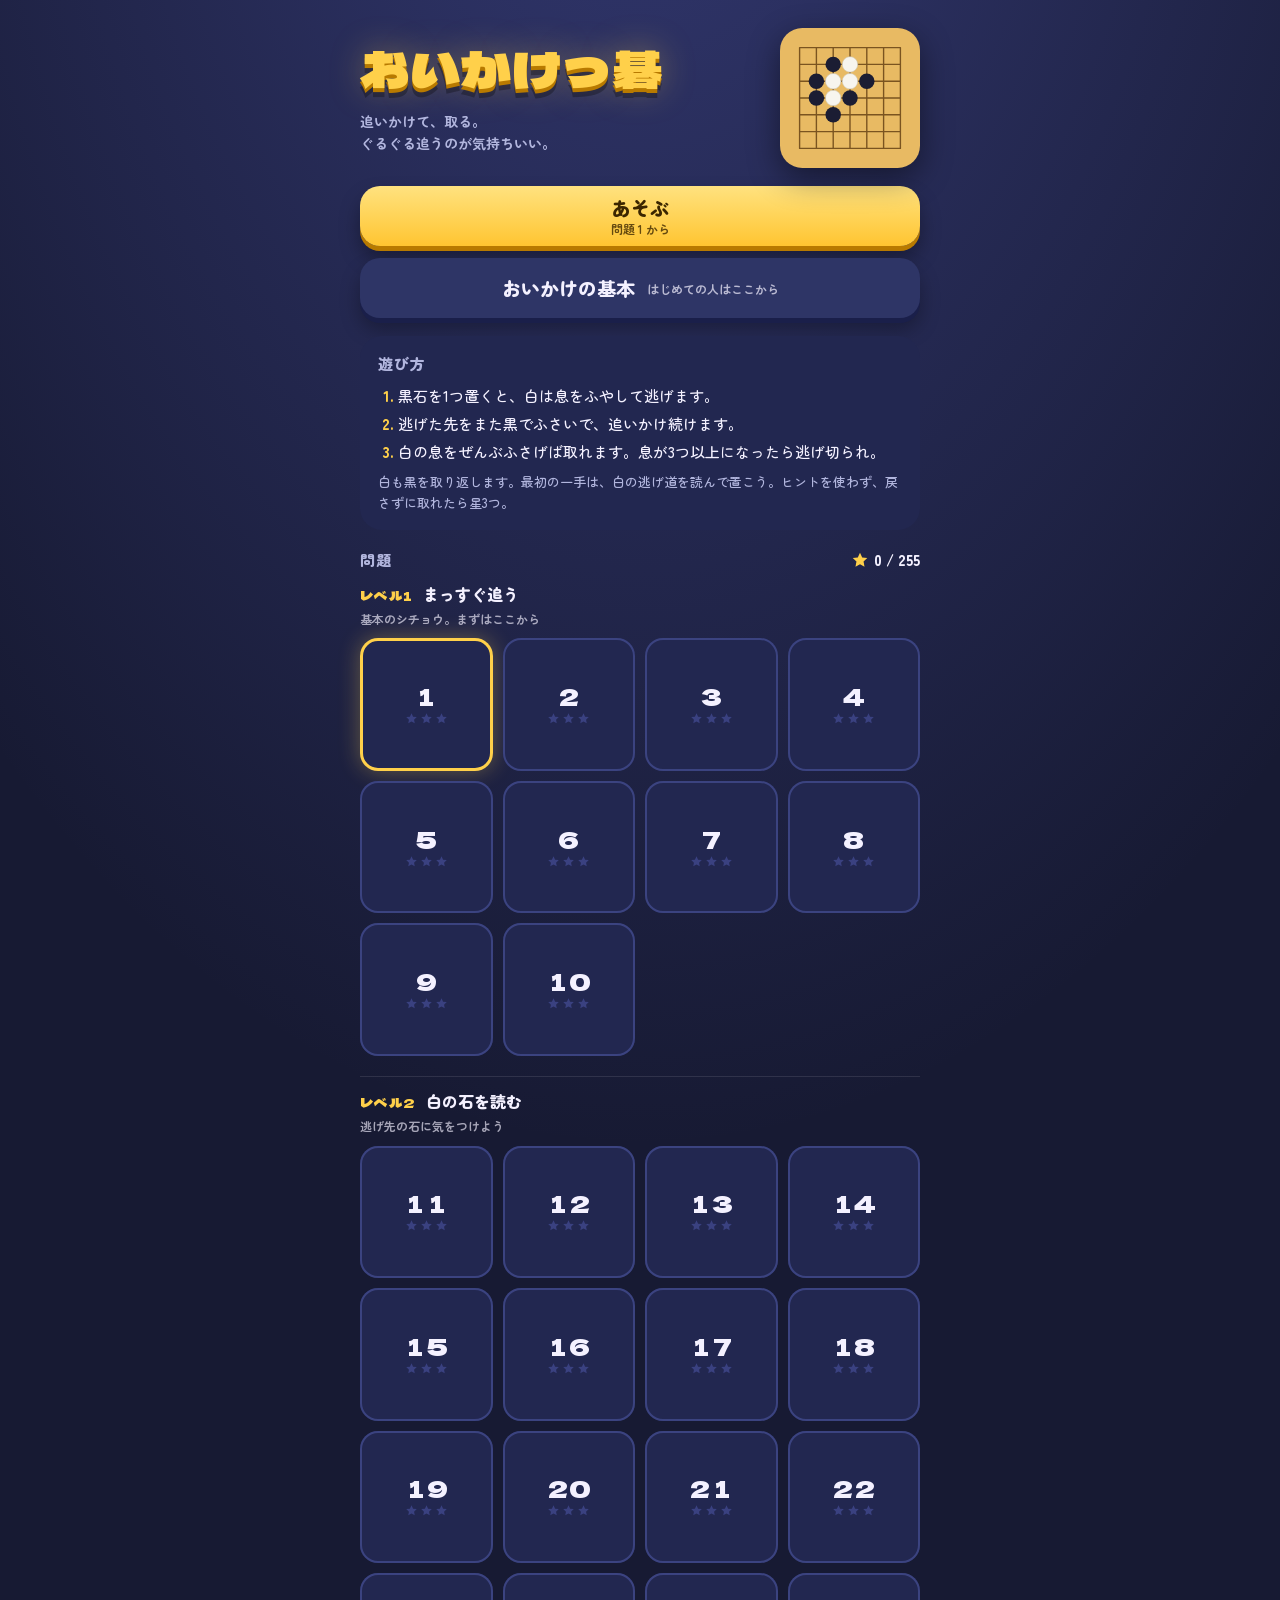
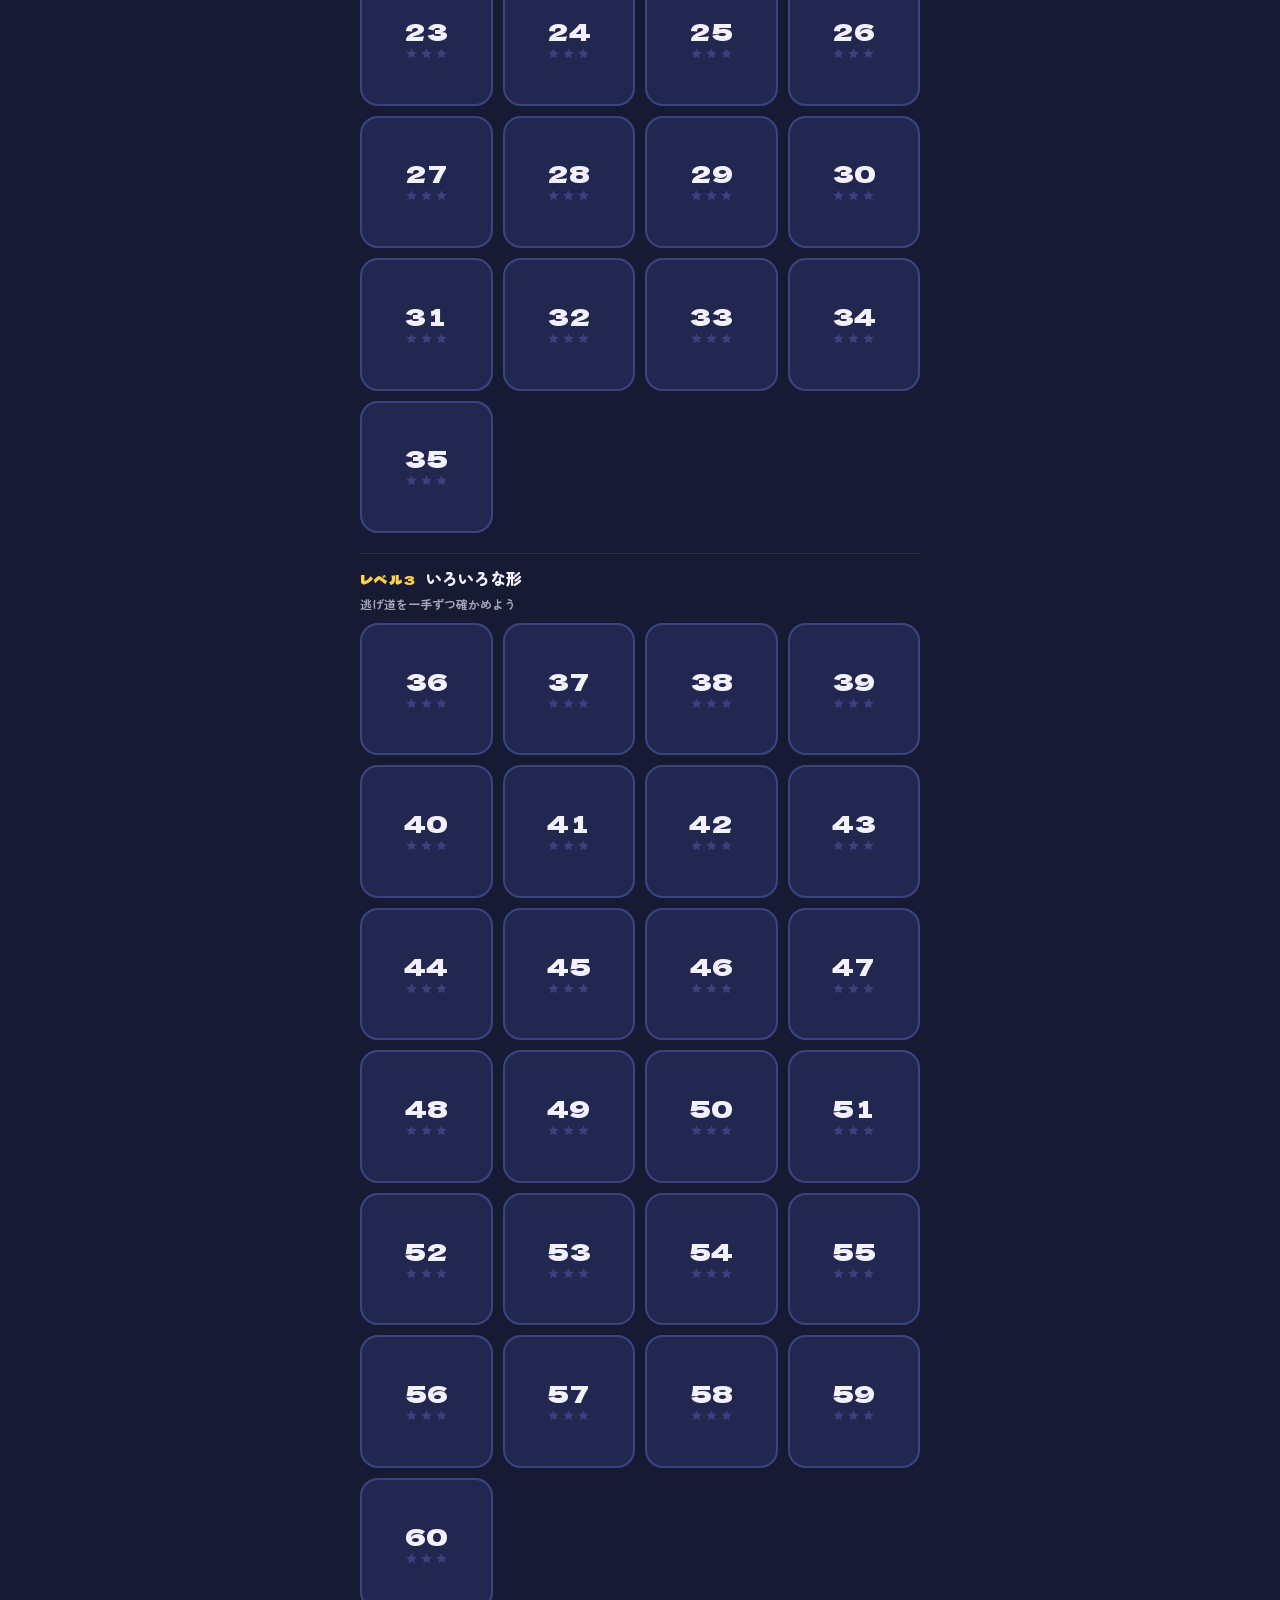
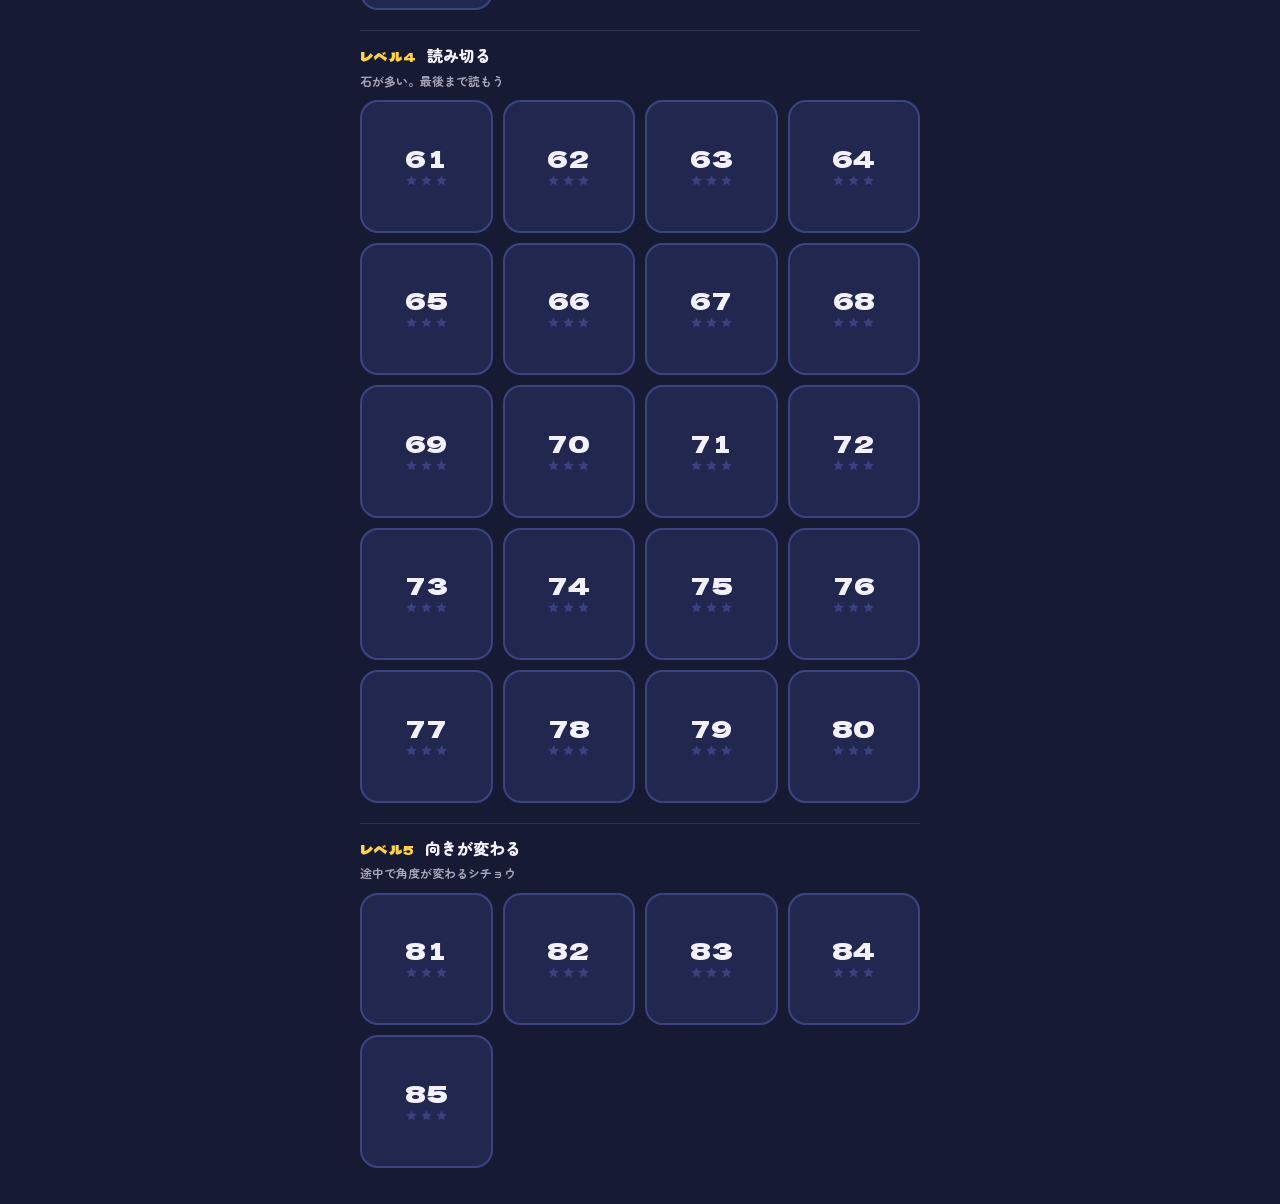
<file: oikake/index.html>
<!doctype html>
<html lang="ja">
<head>
<meta charset="utf-8">
<meta name="viewport" content="width=device-width, initial-scale=1, viewport-fit=cover">
<title>おいかけっ碁</title>
<link rel="preconnect" href="https://fonts.googleapis.com">
<link rel="preconnect" href="https://fonts.gstatic.com" crossorigin>
<link href="https://fonts.googleapis.com/css2?family=Dela+Gothic+One&family=Zen+Maru+Gothic:wght@500;700;900&display=swap" rel="stylesheet">
<style>
/* レイアウト: 盤を中心に据えた縦長1カラム。ホームは上にロゴと遊び方、下にステージ一覧。
   単一の夜の盤テーマ（ゲームとして意図的に1つの見た目に固定） */
:root {
  --night: #171A33;
  --panel: #222750;
  --panel-2: #2E3566;
  --line: #3B4380;
  --ink: #F4F1FF;
  --ink-dim: #B2B6DE;
  --gold: #FFD04A;
  --gold-deep: #B87A00;
  --coral: #FF5C6C;
  --mint: #4FE3B2;
  --sakura: #FF8FB8;
  --honey: #E8BA63;
  --f-display: 'Dela Gothic One', 'Hiragino Kaku Gothic ProN', 'Yu Gothic', sans-serif;
  --f-body: 'Zen Maru Gothic', 'Hiragino Maru Gothic ProN', 'Yu Gothic', sans-serif;
  color-scheme: dark;
}

* { box-sizing: border-box; }
html, body { min-height: 100%; }
body {
  background: radial-gradient(120% 55% at 50% -8%, rgba(98, 108, 220, .38), transparent 62%), var(--night);
  color: var(--ink);
  font-family: var(--f-body);
  font-weight: 500;
  font-size: 15px;
  line-height: 1.6;
  padding-block: 14px 28px;
  padding-left: max(16px, env(safe-area-inset-left, 0px));
  padding-right: max(16px, env(safe-area-inset-right, 0px));
  -webkit-text-size-adjust: 100%;
}
button { font: inherit; color: inherit; border: 0; background: none; cursor: pointer; -webkit-tap-highlight-color: transparent; }
button:focus-visible { outline: 3px solid var(--gold); outline-offset: 3px; }
h1, h2, p, ol { margin: 0; }
svg { display: block; }
svg[hidden] { display: none !important; }

#app { max-width: 560px; margin: 0 auto; }
.screen { display: flex; flex-direction: column; gap: 18px; }
.screen[hidden] { display: none !important; }

/* ---------- ホーム ---------- */
.hero { display: flex; align-items: center; justify-content: space-between; gap: 16px; padding-top: 6px; }
.hero-text { min-width: 0; }
.logo {
  font-family: var(--f-display); font-weight: 400;
  font-size: clamp(46px, 14.5vw, 84px); line-height: 1; letter-spacing: .02em; white-space: nowrap;
  color: var(--gold);
  text-shadow: 0 4px 0 var(--gold-deep), 0 9px 0 rgba(0, 0, 0, .28), 0 0 34px rgba(255, 208, 74, .35);
}
.tag { margin-top: 18px; color: var(--ink-dim); font-weight: 700; font-size: 14px; }
.hero-art { width: clamp(96px, 28vw, 140px); flex: none; filter: drop-shadow(0 10px 16px rgba(0, 0, 0, .45)); border-radius: 16px; }
.h-target { animation: htarget 4s infinite; transform-box: fill-box; transform-origin: center; }
.h-drop { transform-box: fill-box; transform-origin: center; animation: hdrop 4s infinite; }
.h-white { transform-box: fill-box; transform-origin: center; animation: hwhite 4s infinite; }
@keyframes htarget { 0%, 40% { opacity: .35; transform: scale(.8); } 20% { opacity: 1; transform: scale(1.25); } 42%, 100% { opacity: 0; } }
@keyframes hdrop { 0%, 38% { transform: scale(0); opacity: 0; } 42% { transform: scale(1.25); opacity: 1; } 47%, 92% { transform: scale(1); opacity: 1; } 96%, 100% { transform: scale(0); opacity: 0; } }
@keyframes hwhite { 0%, 48% { transform: scale(1); opacity: 1; } 58% { transform: scale(1.6); opacity: 0; } 94% { transform: scale(1.6); opacity: 0; } 96% { transform: scale(.6); opacity: 0; } 100% { transform: scale(1); opacity: 1; } }

.cta { display: grid; grid-template-columns: 1.25fr 1fr; gap: 12px; }
.btn {
  display: flex; flex-direction: column; align-items: center; justify-content: center; gap: 1px;
  min-height: 60px; padding: 10px 14px; border-radius: 20px;
  font-weight: 900; font-size: 19px; line-height: 1.25;
  transition: transform .08s, box-shadow .08s;
}
.btn small { font-size: 12px; font-weight: 700; opacity: .78; }
.btn-wide { grid-column: 1 / -1; flex-direction: row; gap: 12px; }
.btn-wide small { opacity: .7; }
.btn-gold { background: linear-gradient(#FFE27F, #FFC531); color: #3B2600; box-shadow: 0 5px 0 var(--gold-deep), 0 12px 20px rgba(0, 0, 0, .35); }
.btn-gold:active { transform: translateY(4px); box-shadow: 0 1px 0 var(--gold-deep), 0 4px 10px rgba(0, 0, 0, .35); }
.btn-ghost { background: var(--panel-2); box-shadow: 0 5px 0 #1A1F4A, 0 12px 20px rgba(0, 0, 0, .3); }
.btn-ghost:active { transform: translateY(4px); box-shadow: 0 1px 0 #1A1F4A, 0 4px 10px rgba(0, 0, 0, .3); }

.panel { background: var(--panel); border-radius: 22px; padding: 16px 18px; }
.how h2, .sec-head h2 { font-size: 15px; font-weight: 900; letter-spacing: .08em; color: var(--ink-dim); }
.how ol { margin-top: 8px; padding-left: 1.3em; display: grid; gap: 4px; }
.how li::marker { color: var(--gold); font-weight: 900; }
.note { margin-top: 8px; font-size: 13px; color: var(--ink-dim); }
.sec-head { display: flex; justify-content: space-between; align-items: center; margin-bottom: 10px; }
.startotal { display: flex; align-items: center; gap: 5px; font-weight: 900; font-variant-numeric: tabular-nums; }
.star-ic { width: 18px; height: 18px; fill: var(--gold); }

.grid { display: grid; grid-template-columns: repeat(4, minmax(0, 1fr)); gap: 10px; }
.tile {
  aspect-ratio: 1; border-radius: 18px; background: var(--panel);
  display: flex; flex-direction: column; align-items: center; justify-content: center; gap: 4px;
  box-shadow: inset 0 0 0 2px var(--line); transition: transform .08s;
}
.tile:active { transform: scale(.94); }
.tile b { font-family: var(--f-display); font-weight: 400; font-size: 24px; line-height: 1; font-variant-numeric: tabular-nums; }
.tile.next { box-shadow: inset 0 0 0 3px var(--gold), 0 0 22px rgba(255, 208, 74, .32); }
.stars { display: flex; gap: 2px; }
.stars svg { width: 13px; height: 13px; fill: #3A4180; }
.stars svg.on { fill: var(--gold); }

/* ---------- プレイ画面 ---------- */
.bar { display: grid; grid-template-columns: 44px 1fr 44px; align-items: center; gap: 8px; }
.bar-title { text-align: center; font-family: var(--f-display); font-size: 22px; letter-spacing: .04em; }
.icon-btn { width: 44px; height: 44px; border-radius: 14px; background: var(--panel); display: grid; place-items: center; }
.icon-btn svg, .tool svg { width: 22px; height: 22px; fill: none; stroke: currentColor; stroke-width: 2.2; stroke-linecap: round; stroke-linejoin: round; }
.caption { background: var(--panel); border-radius: 16px; padding: 10px 14px; font-size: 14px; font-weight: 700; color: var(--ink); min-height: 3.4em; display: flex; align-items: center; }

.hud { display: grid; grid-template-columns: minmax(0, 1fr) auto; gap: 16px; align-items: end; }
.hud-goal { min-width: 0; }
.label { font-size: 13px; font-weight: 700; color: var(--ink-dim); }
#goal-label { font-size: 16px; color: var(--ink); font-weight: 900; margin-bottom: 6px; }
#goal-label b { font-family: var(--f-display); font-weight: 400; font-size: 22px; color: var(--gold); font-variant-numeric: tabular-nums; }
.meter { height: 12px; border-radius: 999px; background: var(--panel-2); overflow: hidden; }
.meter i { display: block; height: 100%; width: 0; border-radius: 999px; background: linear-gradient(90deg, var(--mint), var(--gold)); transition: width .45s cubic-bezier(.2, 1.4, .4, 1); }
.hud-moves { text-align: right; }
.pips { display: flex; gap: 5px; flex-wrap: wrap; justify-content: flex-end; max-width: 150px; margin-top: 6px; min-height: 16px; }
.pips i { width: 16px; height: 16px; border-radius: 50%; background: radial-gradient(circle at 35% 30%, #5A6090, #0C0E1E 70%); box-shadow: 0 2px 0 rgba(0, 0, 0, .35); transition: transform .2s, opacity .2s; }
.pips i.used { background: transparent; box-shadow: inset 0 0 0 2px var(--line); transform: scale(.8); }
.timer { font-family: var(--f-display); font-size: 36px; line-height: 1; color: var(--gold); font-variant-numeric: tabular-nums; display: none; }
.timer.low { color: var(--coral); animation: throb .5s infinite alternate; }
@keyframes throb { to { transform: scale(1.12); } }
[data-mode="rush"] .timer { display: block; }
[data-mode="rush"] .pips, [data-mode="rush"] .hud-moves .label { display: none; }

.board-wrap {
  position: relative; margin-inline: auto; aspect-ratio: 1;
  width: min(100%, 520px, max(280px, calc(100dvh - 380px)));
  border-radius: 18px; overflow: hidden;
  box-shadow: 0 0 0 4px #A87326, 0 0 0 7px #5B3C12, 0 20px 40px rgba(0, 0, 0, .5);
  touch-action: manipulation; background: var(--honey);
}
.board-wrap.flash { animation: flash .55s ease-out; }
@keyframes flash {
  0% { box-shadow: 0 0 0 4px #A87326, 0 0 0 7px #5B3C12, 0 0 70px 22px rgba(255, 208, 74, .95); }
  100% { box-shadow: 0 0 0 4px #A87326, 0 0 0 7px #5B3C12, 0 20px 40px rgba(0, 0, 0, .5); }
}
#board { width: 100%; height: 100%; display: block; cursor: pointer; }
.fx { position: absolute; inset: 0; pointer-events: none; overflow: hidden; }
.pop { position: absolute; white-space: nowrap; font-family: var(--f-display); text-align: center; transform: translate(-50%, -50%); will-change: transform, opacity; }
.pop.big {
  left: 50%; top: 40%; font-size: clamp(34px, 10.5vw, 58px); color: var(--gold);
  text-shadow: 0 3px 0 #9A5B00, 0 7px 0 rgba(0, 0, 0, .25), 0 0 26px rgba(255, 208, 74, .75);
  animation: bigpop 1s cubic-bezier(.2, 1.3, .3, 1) both;
}
@keyframes bigpop {
  0% { transform: translate(-50%, -50%) scale(.3) rotate(-8deg); opacity: 0; }
  18% { transform: translate(-50%, -50%) scale(1.28) rotate(3deg); opacity: 1; }
  34% { transform: translate(-50%, -50%) scale(1) rotate(-1deg); }
  78% { opacity: 1; }
  100% { transform: translate(-50%, -66%) scale(1); opacity: 0; }
}
.pop.epic { top: 24%; font-size: clamp(28px, 8.4vw, 50px); color: #fff; background: linear-gradient(90deg, #FFD04A, #FF8FB8, #8FB4FF, #4FE3B2, #FFD04A); background-size: 300% 100%; -webkit-background-clip: text; background-clip: text; -webkit-text-fill-color: transparent; text-shadow: none; filter: drop-shadow(0 4px 0 #7A4300) drop-shadow(0 0 22px rgba(255, 208, 74, .9)); animation: epicpop 2.4s cubic-bezier(.2, 1.3, .3, 1) both, epichue 1.2s linear infinite; }
@keyframes epicpop { 0% { transform: translate(-50%, -50%) scale(.2) rotate(-10deg); opacity: 0; } 12% { transform: translate(-50%, -50%) scale(1.45) rotate(4deg); opacity: 1; } 24% { transform: translate(-50%, -50%) scale(1.1) rotate(-2deg); } 80% { opacity: 1; transform: translate(-50%, -50%) scale(1.15); } 100% { transform: translate(-50%, -80%) scale(1.15); opacity: 0; } }
@keyframes epichue { to { background-position: 300% 0; } }
.pop.pts { font-size: 22px; color: #fff; text-shadow: 0 2px 0 rgba(70, 35, 0, .8), 0 0 12px rgba(255, 208, 74, .95); animation: ptsup 1.1s ease-out both; }
@keyframes ptsup { 0% { transform: translate(-50%, -30%) scale(.6); opacity: 0; } 15% { opacity: 1; transform: translate(-50%, -60%) scale(1.15); } 100% { transform: translate(-50%, -200%) scale(1); opacity: 0; } }
.pop.warn { font-size: 20px; color: #fff; background: var(--coral); padding: 1px 14px 3px; border-radius: 999px; box-shadow: 0 3px 0 #A52B38; animation: warn .95s ease-out both; }
@keyframes warn { 0% { transform: translate(-50%, -20%) scale(.4); opacity: 0; } 20% { transform: translate(-50%, -90%) scale(1.15); opacity: 1; } 100% { transform: translate(-50%, -150%) scale(1); opacity: 0; } }
.toast {
  position: absolute; left: 50%; bottom: 12px; transform: translateX(-50%); max-width: 92%;
  background: rgba(23, 26, 51, .94); color: var(--ink); padding: 8px 14px; border-radius: 999px;
  font-size: 13px; font-weight: 700; opacity: 0; pointer-events: none; text-align: center;
}
.toast.show { animation: toast 2.2s ease both; }
@keyframes toast { 0% { opacity: 0; transform: translate(-50%, 10px); } 10%, 85% { opacity: 1; transform: translate(-50%, 0); } 100% { opacity: 0; } }

.score-row { display: flex; justify-content: space-between; align-items: center; gap: 12px; min-height: 40px; }
.score { display: flex; align-items: baseline; gap: 8px; font-size: 13px; font-weight: 900; color: var(--ink-dim); letter-spacing: .1em; }
#score { font-family: var(--f-display); font-weight: 400; font-size: 30px; line-height: 1; color: var(--ink); letter-spacing: 0; font-variant-numeric: tabular-nums; }
.combo { font-family: var(--f-display); font-size: 20px; color: var(--sakura); text-shadow: 0 2px 0 rgba(0, 0, 0, .3); min-height: 1.2em; }
.combo.bump { animation: bump .35s cubic-bezier(.2, 1.8, .4, 1); }
@keyframes bump { 0% { transform: scale(.6); } 100% { transform: scale(1); } }

.tools { display: grid; grid-template-columns: repeat(4, minmax(0, 1fr)); gap: 10px; }
.tool {
  display: flex; flex-direction: column; align-items: center; gap: 4px; padding: 10px 4px 8px;
  border-radius: 16px; background: var(--panel); font-size: 12px; font-weight: 900; color: var(--ink);
  box-shadow: 0 4px 0 #161A40; transition: transform .08s, box-shadow .08s;
}
.tool:active { transform: translateY(3px); box-shadow: 0 1px 0 #161A40; }
.tool[disabled] { opacity: .38; pointer-events: none; }
.tool.t-hint svg { stroke: var(--mint); }
.tool[aria-pressed="true"] { box-shadow: inset 0 0 0 2px var(--mint), 0 4px 0 #161A40; }
.tool[aria-pressed="true"] svg { stroke: var(--mint); }
[data-mode="ladder"] .hud { grid-template-columns: minmax(0, 1fr); }
[data-mode="ladder"] .hud-moves, [data-mode="ladder"] .meter { display: none; }
[data-mode="ladder"] #goal-label { margin-bottom: 0; }
[data-mode="rush"] .t-undo, [data-mode="rush"] .t-hint, [data-mode="rush"] .t-retry { display: none; }
[data-mode="rush"] .tools { grid-template-columns: minmax(0, 140px); justify-content: center; }

/* ---------- モーダル ---------- */
.modal {
  position: fixed; inset: 0; z-index: 30; display: flex; align-items: center; justify-content: center;
  padding: max(16px, env(safe-area-inset-top, 0px)) max(16px, env(safe-area-inset-right, 0px)) max(16px, env(safe-area-inset-bottom, 0px)) max(16px, env(safe-area-inset-left, 0px));
  background: rgba(10, 12, 32, .74); animation: fade .2s ease both;
}
.modal[hidden] { display: none !important; }
@keyframes fade { from { opacity: 0; } }
.card {
  width: min(100%, 400px); max-height: 100%; overflow: auto; background: var(--panel); border-radius: 28px;
  padding: 24px 20px 20px; text-align: center; display: flex; flex-direction: column; gap: 14px;
  box-shadow: 0 0 0 3px var(--line), 0 26px 60px rgba(0, 0, 0, .6);
  animation: rise .4s cubic-bezier(.2, 1.3, .4, 1) both;
}
@keyframes rise { from { transform: translateY(30px) scale(.92); opacity: 0; } }
.card h2 { font-family: var(--f-display); font-weight: 400; font-size: 32px; line-height: 1.2; color: var(--gold); text-shadow: 0 3px 0 rgba(0, 0, 0, .3); }
.card .sub { color: var(--ink-dim); font-weight: 700; font-size: 14px; }
.bigstars { display: flex; justify-content: center; gap: 8px; }
.bigstars svg { width: 62px; height: 62px; fill: #3A4180; }
.bigstars svg:nth-child(2) { transform: translateY(-8px); }
.bigstars svg.on { fill: var(--gold); filter: drop-shadow(0 0 14px rgba(255, 208, 74, .8)); animation: starin .55s cubic-bezier(.2, 1.7, .4, 1) both; }
@keyframes starin { 0% { transform: scale(0) rotate(-40deg); } 100% { transform: scale(1) rotate(0); } }
.resline { display: flex; justify-content: space-between; align-items: baseline; padding: 8px 14px; background: var(--panel-2); border-radius: 14px; font-weight: 700; }
.resline b { font-family: var(--f-display); font-weight: 400; font-size: 24px; font-variant-numeric: tabular-nums; }
.card .btns { display: grid; gap: 12px; margin-top: 4px; }
.card .btn { font-size: 18px; min-height: 54px; }
.newbest { color: var(--sakura); font-family: var(--f-display); font-size: 20px; animation: throb .6s infinite alternate; }

#confetti { position: fixed; inset: 0; width: 100%; height: 100%; pointer-events: none; z-index: 40; }

@media (prefers-reduced-motion: reduce) {
  .h-target, .h-drop, .h-white, .timer.low, .newbest { animation: none; }
  .pop.big, .pop.pts, .pop.warn { animation-duration: .6s; animation-name: fadepop; }
  .pop.epic { animation-duration: 1.2s; animation-name: fadepop; }
  .board-wrap.flash { animation: none; }
  .card, .modal { animation: none; }
}
@keyframes fadepop { 0% { opacity: 0; } 20%, 70% { opacity: 1; } 100% { opacity: 0; } }

/* ---------- 2ページ構成 ---------- */
.btn[hidden] { display: none !important; }
a.btn { text-decoration: none; color: inherit; }
.logo.long { font-size: clamp(28px, 8.6vw, 50px); letter-spacing: .01em; }
.cta.single { grid-template-columns: minmax(0, 1fr); }

/* ---------- おいかけの基本 ---------- */
.st-new { transform-box: fill-box; transform-origin: center; animation: stpop .38s cubic-bezier(.2, 1.6, .4, 1) both; }
.st-gone { transform-box: fill-box; transform-origin: center; animation: stgone .6s ease-out forwards; }
.st-lib { animation: stlib 1.1s ease-in-out infinite alternate; transform-box: fill-box; transform-origin: center; }
@keyframes stpop { from { transform: scale(0); opacity: 0; } to { transform: scale(1); opacity: 1; } }
@keyframes stgone { 0% { transform: scale(1); opacity: 1; } 35% { transform: scale(1.35); opacity: 1; } 100% { transform: scale(.2); opacity: 0; } }
@keyframes stlib { from { transform: scale(.75); opacity: .75; } to { transform: scale(1.1); opacity: 1; } }
@media (prefers-reduced-motion: reduce) { .st-new, .st-gone, .st-lib { animation: none; } .st-gone { display: none; } }

.basic-top { display: grid; gap: 12px; }
.lesson { display: grid; gap: 12px; }
.lesson p { line-height: 1.75; font-size: 15px; }
.lesson p + p { margin-top: 8px; }
.lesson.intro p { font-size: 15px; }
.l-head { display: flex; align-items: center; gap: 10px; }
.l-head h2 { font-size: 18px; font-weight: 900; line-height: 1.3; }
.l-no { flex: none; width: 30px; height: 30px; border-radius: 50%; display: grid; place-items: center; font-weight: 900; font-size: 15px; background: var(--gold); color: #3B2600; }
.kdot { display: inline-block; width: .7em; height: .7em; border-radius: 50%; margin: 0 .25em 0 .1em; vertical-align: baseline; }
.kdot.g { background: #128F6E; box-shadow: 0 0 0 2px rgba(79, 227, 178, .35); }
.kdot.r { background: var(--coral); box-shadow: 0 0 0 2px rgba(255, 92, 108, .35); }
.demo { display: grid; gap: 10px; }
.demo-bwrap { width: min(100%, 360px); margin: 0 auto; border-radius: 12px; box-shadow: 0 8px 20px rgba(0, 0, 0, .4); cursor: pointer; line-height: 0; }
.demo-board { width: 100%; height: auto; display: block; border-radius: 12px; }
.demo-cap { background: var(--panel-2); border-radius: 14px; padding: 10px 14px; font-weight: 700; font-size: 14px; line-height: 1.6; min-height: 3.6em; display: flex; align-items: center; }
.demo-cap.ok { box-shadow: inset 0 0 0 2px var(--mint); }
.demo-cap.ng { box-shadow: inset 0 0 0 2px var(--coral); }
.demo-bar { display: flex; flex-wrap: wrap; align-items: center; justify-content: center; gap: 8px; }
.demo-dots { display: flex; gap: 5px; width: 100%; justify-content: center; flex-wrap: wrap; }
.demo-dots:has(i:only-child) { display: none; }
.demo-dots i { width: 8px; height: 8px; border-radius: 50%; background: #323873; }
.demo-dots i.done { background: #6B72C4; }
.demo-dots i.on { background: var(--gold); transform: scale(1.3); }
.demo-b { min-height: 44px; padding: 0 16px; border-radius: 14px; background: var(--panel-2); font-weight: 900; font-size: 14px; box-shadow: 0 3px 0 #1A1F4A; }
.demo-b:active { transform: translateY(2px); box-shadow: 0 1px 0 #1A1F4A; }
.demo-b:disabled { opacity: .35; }
.demo-next { background: linear-gradient(#FFE27F, #FFC531); color: #3B2600; box-shadow: 0 3px 0 var(--gold-deep); }
.tips { padding-left: 1.3em; display: grid; gap: 8px; line-height: 1.7; font-size: 15px; }
.tips li::marker { color: var(--gold); font-weight: 900; }
.lesson .btn { margin-top: 6px; }

.lv-head { grid-column: 1 / -1; display: flex; flex-wrap: wrap; align-items: baseline; gap: 2px 10px; margin-top: 10px; padding-top: 12px; border-top: 1px solid rgba(255,255,255,.1); }
.lv-head:first-child { margin-top: 0; padding-top: 0; border-top: 0; }
.lv-head b { font-family: var(--f-display); font-weight: 400; font-size: 13px; letter-spacing: .1em; color: var(--gold); }
.lv-head strong { font-size: 16px; font-weight: 900; }
.lv-head span { flex-basis: 100%; font-size: 12px; font-weight: 700; opacity: .65; }
</style>
</head>
<body>
<svg width="0" height="0" style="position:absolute" aria-hidden="true">
  <symbol id="i-star" viewBox="0 0 24 24"><path d="M12 2.4l2.95 6.2 6.75.85-4.98 4.7 1.3 6.7L12 17.5l-6.02 3.35 1.3-6.7-4.98-4.7 6.75-.85z"/></symbol>
</svg>

<main id="app">
  <!-- ホーム -->
  <section id="home" class="screen">
    <div class="hero">
      <div class="hero-text">
        <h1 class="logo long">おいかけっ碁</h1>
        <p class="tag">追いかけて、取る。<br>ぐるぐる追うのが気持ちいい。</p>
      </div>
      <svg class="hero-art" viewBox="0 0 100 100" aria-hidden="true"></svg>
    </div>

    <div class="cta single">
      <button id="btn-play" class="btn btn-gold" type="button">あそぶ<small id="play-sub">問題 1 から</small></button>
      <button id="btn-basic" class="btn btn-ghost btn-wide" type="button">おいかけの基本<small>はじめての人はここから</small></button>
      <a id="cross" class="btn btn-ghost btn-wide" href="../pongo/" hidden>ポン碁<small>囲んで取る・別ページ</small></a>
    </div>

    <section class="panel how">
      <h2>遊び方</h2>
      <ol>
        <li>黒石を1つ置くと、白は息をふやして逃げます。</li>
        <li>逃げた先をまた黒でふさいで、追いかけ続けます。</li>
        <li>白の息をぜんぶふさげば取れます。息が3つ以上になったら逃げ切られ。</li>
      </ol>
      <p class="note">白も黒を取り返します。最初の一手は、白の逃げ道を読んで置こう。ヒントを使わず、戻さずに取れたら星3つ。</p>
    </section>

    <section>
      <div class="sec-head">
        <h2>問題</h2>
        <span class="startotal"><svg class="star-ic"><use href="#i-star"/></svg><span id="star-total-ladder">0 / 300</span></span>
      </div>
      <div id="grid-ladder" class="grid"></div>
    </section>
  </section>

  <!-- おいかけの基本（解説） -->
  <section id="basic" class="screen" hidden>
    <header class="bar">
      <button id="btn-basic-back" class="icon-btn" type="button" aria-label="ホームへもどる"><svg viewBox="0 0 24 24"><path d="M15 5l-7 7 7 7"/></svg></button>
      <div class="bar-title">おいかけの基本</div>
      <span style="width:44px"></span>
    </header>
    <div id="basic-body" class="basic-top"></div>
  </section>

  <!-- プレイ -->
  <section id="play" class="screen" data-mode="campaign" hidden>
    <header class="bar">
      <button id="btn-back" class="icon-btn" type="button" aria-label="ホームへもどる"><svg viewBox="0 0 24 24"><path d="M15 5l-7 7 7 7"/></svg></button>
      <div id="play-title" class="bar-title">問題 1</div>
      <button id="btn-sound" class="icon-btn" type="button" aria-label="サウンド" aria-pressed="true">
        <svg id="ic-sound-on" viewBox="0 0 24 24"><path d="M4 9v6h4l5 4V5L8 9H4z"/><path d="M16.5 8.5a5 5 0 0 1 0 7"/></svg>
        <svg id="ic-sound-off" viewBox="0 0 24 24" hidden><path d="M4 9v6h4l5 4V5L8 9H4z"/><path d="M17 9l5 6M22 9l-5 6"/></svg>
      </button>
    </header>

    <p id="caption" class="caption"></p>

    <div class="hud">
      <div class="hud-goal">
        <div id="goal-label">白石 0 / 1</div>
        <div class="meter"><i id="meter-fill"></i></div>
      </div>
      <div class="hud-moves">
        <div class="label">のこり手数</div>
        <div id="pips" class="pips"></div>
        <div id="timer" class="timer">60.0</div>
      </div>
    </div>

    <div id="board-wrap" class="board-wrap">
      <canvas id="board" aria-label="碁盤"></canvas>
      <div id="fx" class="fx"></div>
    </div>

    <div class="score-row">
      <div class="score">SCORE <span id="score">0</span></div>
      <div id="combo" class="combo"></div>
    </div>

    <div class="tools">
      <button id="btn-undo" class="tool t-undo" type="button"><svg viewBox="0 0 24 24"><path d="M9 14L4 9l5-5"/><path d="M4 9h10a6 6 0 0 1 0 12h-3"/></svg>1手戻す</button>
      <button id="btn-hint" class="tool t-hint" type="button"><svg viewBox="0 0 24 24"><path d="M9 18h6M10 21h4M12 3a6 6 0 0 0-3.5 10.9c.6.5 1 1.2 1 2.1h5c0-.9.4-1.6 1-2.1A6 6 0 0 0 12 3z"/></svg>ヒント</button>
      <button id="btn-retry" class="tool t-retry" type="button"><svg viewBox="0 0 24 24"><path d="M20 11a8 8 0 1 0-2.3 5.7"/><path d="M20 4v7h-7"/></svg>やり直し</button>
      <button id="btn-guide" class="tool t-guide" type="button" aria-pressed="true"><svg viewBox="0 0 24 24"><circle cx="12" cy="12" r="3"/><circle cx="12" cy="12" r="8.5"/></svg>息ガイド</button>
    </div>
  </section>
</main>

<div id="modal" class="modal" hidden><div id="card" class="card" role="dialog" aria-modal="true"></div></div>
<canvas id="confetti"></canvas>
<script>window.PONGO_PAGE='oikake';</script>
<script>
/* ポン碁 ロジック: 盤面・捕獲・ソルバー・ステージ生成（ブラウザとNodeの両方で動く） */
(function (root) {
  'use strict';
  var EMPTY = 0, BLACK = 1, WHITE = 2;

  function mulberry32(a) {
    return function () {
      a |= 0; a = (a + 0x6D2B79F5) | 0;
      var t = Math.imul(a ^ (a >>> 15), 1 | a);
      t = (t + Math.imul(t ^ (t >>> 7), 61 | t)) ^ t;
      return ((t ^ (t >>> 14)) >>> 0) / 4294967296;
    };
  }

  function popcount(x) {
    x = x - ((x >>> 1) & 0x55555555);
    x = (x & 0x33333333) + ((x >>> 2) & 0x33333333);
    return Math.imul((x + (x >>> 4)) & 0x0F0F0F0F, 0x01010101) >>> 24;
  }

  function neighbors(N, i) {
    var r = (i / N) | 0, c = i % N, out = [];
    if (r > 0) out.push(i - N);
    if (r < N - 1) out.push(i + N);
    if (c > 0) out.push(i - 1);
    if (c < N - 1) out.push(i + 1);
    return out;
  }

  /* start を含む白の連と、その息（空点）を返す */
  /* 黒石のつながり全体の息の数 */
  function blackLibs(N, board, start) {
    var seen = new Set([start]), stack = [start], libs = new Set();
    while (stack.length) {
      var p = stack.pop(), nb = neighbors(N, p);
      for (var k = 0; k < nb.length; k++) {
        var q = nb[k];
        if (board[q] === BLACK) { if (!seen.has(q)) { seen.add(q); stack.push(q); } }
        else if (board[q] === EMPTY) libs.add(q);
      }
    }
    return libs.size;
  }
  function groupAt(N, board, start) {
    var stones = [], libs = new Set(), seen = new Set([start]), stack = [start];
    while (stack.length) {
      var p = stack.pop();
      stones.push(p);
      var nb = neighbors(N, p);
      for (var k = 0; k < nb.length; k++) {
        var q = nb[k];
        if (board[q] === WHITE) {
          if (!seen.has(q)) { seen.add(q); stack.push(q); }
        } else if (board[q] === EMPTY) {
          libs.add(q);
        }
      }
    }
    return { stones: stones, libs: Array.from(libs) };
  }

  function whiteGroups(N, board) {
    var seen = new Uint8Array(N * N), groups = [];
    for (var i = 0; i < N * N; i++) {
      if (board[i] !== WHITE || seen[i]) continue;
      var g = groupAt(N, board, i);
      g.stones.forEach(function (s) { seen[s] = 1; });
      groups.push(g);
    }
    return groups;
  }

  /* 黒を置く。息のなくなった白の連を取り除き、取った連（石の配列）を返す。黒石は取られない */
  function playBlack(N, board, p) {
    board[p] = BLACK;
    var captured = [], seen = new Set();
    var nb = neighbors(N, p);
    for (var k = 0; k < nb.length; k++) {
      var q = nb[k];
      if (board[q] !== WHITE || seen.has(q)) continue;
      var g = groupAt(N, board, q);
      g.stones.forEach(function (s) { seen.add(s); });
      if (g.libs.length === 0) captured.push(g.stones);
    }
    captured.forEach(function (st) { st.forEach(function (s) { board[s] = EMPTY; }); });
    return captured;
  }

  /* 候補点（白に接する空点）と、連ごとの息ビットマスク */
  function analyze(N, board) {
    var groups = whiteGroups(N, board), cand = [], idx = new Map(), total = 0;
    groups.forEach(function (g) {
      g.libs.forEach(function (l) { if (!idx.has(l)) { idx.set(l, cand.length); cand.push(l); } });
    });
    var info = groups.map(function (g) {
      total += g.stones.length;
      var mask = 0;
      g.libs.forEach(function (l) { mask |= (1 << idx.get(l)); });
      return { stones: g.stones.length, mask: mask, libs: g.libs, first: g.stones[0] };
    });
    return { N: N, groups: info, cand: cand, totalStones: total };
  }

  /* k手で取れる白石の最大数と、その打ち方（ビットマスク）を全列挙で求める */
  function bestByCount(an) {
    var n = an.cand.length;
    var best = new Int32Array(n + 1).fill(-1), bestMask = new Int32Array(n + 1);
    var gm = an.groups.map(function (g) { return g.mask; });
    var gs = an.groups.map(function (g) { return g.stones; });
    var gl = gm.length, total = 1 << n;
    for (var m = 0; m < total; m++) {
      var k = popcount(m), cap = 0;
      for (var j = 0; j < gl; j++) if ((gm[j] & m) === gm[j]) cap += gs[j];
      if (cap > best[k]) { best[k] = cap; bestMask[k] = m; }
    }
    for (var k2 = 1; k2 <= n; k2++) {
      if (best[k2 - 1] >= best[k2]) { best[k2] = best[k2 - 1]; bestMask[k2] = bestMask[k2 - 1]; }
    }
    return { bestAt: best, maskAt: bestMask };
  }

  function firstK(bestAt, need) {
    for (var k = 0; k < bestAt.length; k++) if (bestAt[k] >= need) return k;
    return -1;
  }

  /* あと need 個取るのに maxMoves 手以内で足りるか。足りれば最小の打ち方を返す */
  function solveFor(an, need, maxMoves) {
    if (need <= 0) return { k: 0, mask: 0 };
    var bc = bestByCount(an);
    var k = firstK(bc.bestAt, need);
    if (k < 0 || k > maxMoves) return null;
    var mask = bc.maskAt[k];
    return { k: popcount(mask), mask: mask };
  }

  function maskPoints(an, mask) {
    var out = [];
    for (var i = 0; i < an.cand.length; i++) if (mask & (1 << i)) out.push(an.cand[i]);
    return out;
  }

  /* ---------- ステージ生成 ---------- */
  function generate(P, seed) {
    var rnd = mulberry32(seed);
    var ri = function (a, b) { return a + Math.floor(rnd() * (b - a + 1)); };
    var shuffle = function (arr) {
      for (var i = arr.length - 1; i > 0; i--) {
        var j = Math.floor(rnd() * (i + 1)), t = arr[i]; arr[i] = arr[j]; arr[j] = t;
      }
      return arr;
    };
    var N = P.N, NN = N * N, maxCand = P.maxCand || 16;

    for (var attempt = 0; attempt < 300; attempt++) {
      var board = new Uint8Array(NN), gid = new Int16Array(NN).fill(-1);
      var g = ri(P.groups[0], P.groups[1]), stonesOf = [], ok = true;

      for (var k = 0; k < g && ok; k++) {
        var order = shuffle(Array.from({ length: NN }, function (_, i) { return i; }));
        var start = -1;
        for (var oi = 0; oi < order.length; oi++) {
          var p = order[oi];
          if (board[p] !== EMPTY) continue;
          if (neighbors(N, p).some(function (q) { return board[q] === WHITE; })) continue;
          start = p; break;
        }
        if (start < 0) { ok = false; break; }
        var size = ri(P.size[0], P.size[1]);
        var st = [start]; board[start] = WHITE; gid[start] = k;
        var guard = 0;
        while (st.length < size && guard++ < 60) {
          var base = st[ri(0, st.length - 1)];
          var nbs = shuffle(neighbors(N, base));
          for (var ni = 0; ni < nbs.length; ni++) {
            var c = nbs[ni];
            if (board[c] !== EMPTY) continue;
            var touchesOther = neighbors(N, c).some(function (d) { return board[d] === WHITE && gid[d] !== k; });
            if (touchesOther) continue;
            board[c] = WHITE; gid[c] = k; st.push(c); break;
          }
        }
        stonesOf.push(st);
      }
      if (!ok) continue;

      var nbrOf = stonesOf.map(function (st2) {
        var s = new Set();
        st2.forEach(function (p2) { neighbors(N, p2).forEach(function (q) { if (board[q] === EMPTY) s.add(q); }); });
        return Array.from(s);
      });
      var count = new Map();
      nbrOf.forEach(function (a) { a.forEach(function (q) { count.set(q, (count.get(q) || 0) + 1); }); });
      var keep = new Set();
      count.forEach(function (cnt, q) { if (cnt >= 2 && rnd() < P.shared) keep.add(q); });
      var bad = false;
      nbrOf.forEach(function (a) {
        var want = ri(P.libs[0], P.libs[1]);
        var have = a.filter(function (q) { return keep.has(q); }).length;
        var rest = shuffle(a.filter(function (q) { return !keep.has(q); }));
        while (have < Math.min(want, a.length) && rest.length) { keep.add(rest.pop()); have++; }
        if (have < 1) bad = true;
      });
      if (bad) continue;

      nbrOf.forEach(function (a) { a.forEach(function (q) { if (!keep.has(q)) board[q] = BLACK; }); });
      var decoys = P.decoys || 0, tries = 0;
      while (decoys > 0 && tries++ < 80) {
        var dp = ri(0, NN - 1);
        if (board[dp] === EMPTY && !keep.has(dp)) { board[dp] = BLACK; decoys--; }
      }

      var an = analyze(N, board);
      var L = an.cand.length;
      if (L < 1 || L > maxCand || (P.minCand && L < P.minCand)) continue;
      var W = an.totalStones;
      var target, par, limit;
      if (P.mode === 'all') {
        /* ぜんぶ取るには全ての息を埋める必要があるので、最短手数は息の総数 */
        target = W; par = L; limit = par + P.slack;
      } else {
        var bc = bestByCount(an);
        var d = ri(P.deficit[0], P.deficit[1]), M = L - d;
        if (M < 2) continue;
        target = bc.bestAt[M];
        if (target >= W || target <= 0) continue;
        par = firstK(bc.bestAt, target);
        if (par < 2 || (P.parMin && par < P.parMin)) continue;
        limit = par + P.slack;
      }
      return {
        N: N, cells: Array.from(board), target: target, limit: limit, par: par,
        total: W, libsTotal: L, mode: P.mode
      };
    }
    return null;
  }

  /* ---------- 手作りステージ ---------- */
  var HAND = [
    { rows: ['.....', '..X..', '.XOX.', '.....', '.....'], target: 1, limit: 2,
      caption: '白石のまわり（上下左右）の空きが「息」です。光っている場所をタップして、息をふさごう。' },
    { rows: ['.X...', 'XO...', '.X.X.', '..XOX', '.....'], target: 2, limit: 3,
      caption: '息が1つの石は「アタリ」です。石についた数字は息の数。2つとも取ろう。' },
    { rows: ['O....', '.....', '..X..', '.....', '...XO'], target: 2, limit: 4,
      caption: '角の石は息が2つしかありません。1手目でアタリにして、2手目で取ります。' },
    { rows: ['..X..', '.XOX.', '.....', '.XOX.', '..X..'], target: 2, limit: 2,
      caption: '1つの息を2つの石が共有しています。1手で両方取れるかも。' },
    { rows: ['.....', '.XX..', 'XOOX.', '.....', '.....'], target: 2, limit: 3,
      caption: 'つながった石は息をまとめて数えます。2手で取ろう。' }
  ];

  var GEN = [
    { N: 7, mode: 'all', groups: [2, 2], size: [1, 2], libs: [1, 2], shared: 0.35, decoys: 3, slack: 2, maxCand: 12 },
    { N: 7, mode: 'all', groups: [3, 3], size: [1, 2], libs: [1, 2], shared: 0.5, decoys: 3, slack: 2, maxCand: 12 },
    { N: 7, mode: 'optimal', groups: [3, 3], size: [1, 2], libs: [1, 3], shared: 0.4, decoys: 3, slack: 1, deficit: [1, 1], maxCand: 14 },
    { N: 7, mode: 'all', groups: [3, 4], size: [1, 3], libs: [1, 2], shared: 0.55, decoys: 4, slack: 1, maxCand: 14 },
    { N: 9, mode: 'optimal', groups: [3, 4], size: [1, 3], libs: [1, 3], shared: 0.4, decoys: 5, slack: 1, deficit: [1, 2], maxCand: 14 },
    { N: 9, mode: 'all', groups: [4, 4], size: [1, 3], libs: [1, 2], shared: 0.5, decoys: 5, slack: 1, maxCand: 14 },
    { N: 9, mode: 'optimal', groups: [4, 5], size: [1, 3], libs: [1, 3], shared: 0.45, decoys: 6, slack: 1, deficit: [2, 2], maxCand: 16 },
    { N: 9, mode: 'optimal', groups: [5, 5], size: [1, 3], libs: [1, 3], shared: 0.45, decoys: 6, slack: 1, deficit: [2, 3], maxCand: 16 },
    { N: 9, mode: 'optimal', groups: [5, 6], size: [1, 3], libs: [1, 3], shared: 0.5, decoys: 7, slack: 0, deficit: [2, 3], maxCand: 17 },
    { N: 9, mode: 'optimal', groups: [6, 6], size: [1, 4], libs: [1, 3], shared: 0.5, decoys: 7, slack: 0, deficit: [3, 3], maxCand: 18 },
    { N: 9, mode: 'optimal', groups: [6, 7], size: [1, 4], libs: [1, 3], shared: 0.55, decoys: 8, slack: 0, deficit: [3, 4], maxCand: 18 }
  ];

  /* ステージ17〜50：少しずつ盤と白石を増やす。6面に1回は「ぜんぶ取る」で息をつける */
  (function () {
    for (var k = 0; k < 34; k++) {
      var t = k / 33;
      if (k % 6 === 5) {
        GEN.push({ N: 9, mode: 'all', groups: [4, 5], size: [1, 3], libs: [1, 2], shared: 0.5, decoys: 6, slack: 1, maxCand: 14 });
        continue;
      }
      var N = k < 10 ? 9 : 11, gLo = Math.min(N === 9 ? 8 : 12, 7 + Math.floor(t * 5));
      GEN.push({
        N: N, mode: 'optimal', groups: [gLo, gLo + 1], size: [1, t < 0.4 ? 3 : 4], libs: [1, 3], shared: 0.5,
        decoys: 8 + Math.floor(t * 3), slack: 0, deficit: [3 + Math.floor(t * 2), 4 + Math.floor(t * 2)], maxCand: 18 + Math.floor(t * 2),
        minCand: 13 + Math.floor(t * 4), parMin: 9 + Math.floor(t * 5)
      });
    }
  })();

  var STAGE_COUNT = HAND.length + GEN.length;

  function fromRows(rows) {
    var N = rows.length, cells = new Uint8Array(N * N);
    rows.forEach(function (row, r) {
      for (var c = 0; c < N; c++) {
        var ch = row.charAt(c);
        cells[r * N + c] = ch === 'X' ? BLACK : ch === 'O' ? WHITE : EMPTY;
      }
    });
    return { N: N, cells: cells };
  }

  /* 息のない黒石（まわりを白と盤のはしにかこまれた石）は置けない形なので、別の場所に移して数値を計算し直す。
     ほかのステージの盤は変えない。 */
  function repairStage(s, seed) {
    var N = s.N, NN = N * N, board = Uint8Array.from(s.cells), rnd = mulberry32(seed * 31 + 12345), moved = 0;
    for (var guard = 0; guard < 20; guard++) {
      var deadAt = -1;
      for (var di = 0; di < NN && deadAt < 0; di++) if (board[di] === BLACK && blackLibs(N, board, di) === 0) deadAt = di;
      if (deadAt < 0) break;
      board[deadAt] = EMPTY; moved++;
      for (var mv = 0; mv < 300; mv++) {
        var np = Math.floor(rnd() * NN);
        if (board[np] !== EMPTY || np === deadAt) continue;
        var nbs = neighbors(N, np);
        if (nbs.some(function (q) { return board[q] === WHITE; })) continue;
        if (!nbs.some(function (q) { return board[q] === EMPTY; })) continue;
        board[np] = BLACK; break;
      }
    }
    if (!moved) return s;
    var an = analyze(N, board), W = an.totalStones, slack = s.limit - s.par, target, par;
    if (s.mode === 'all') { target = W; par = an.cand.length; }
    else {
      var bc = bestByCount(an); par = s.par; target = bc.bestAt[par];
      if (target >= W || target <= 0) return s;
    }
    s.cells = Array.from(board); s.target = target; s.par = par; s.limit = par + slack; s.total = W; s.libsTotal = an.cand.length;
    return s;
  }

  function buildStage(i) {
    if (i < HAND.length) {
      var h = HAND[i], b = fromRows(h.rows);
      var an = analyze(b.N, b.cells), bc = bestByCount(an);
      return {
        index: i, N: b.N, cells: Array.from(b.cells), target: h.target, limit: h.limit,
        par: firstK(bc.bestAt, h.target), total: an.totalStones, libsTotal: an.cand.length,
        mode: h.target >= an.totalStones ? 'all' : 'optimal', caption: h.caption
      };
    }
    var P = GEN[i - HAND.length];
    for (var j = 0; j < 80; j++) {
      var s = generate(P, 7919 * (i + 1) + j * 131);
      if (s) {
        s.index = i; repairStage(s, 7919 * (i + 1) + j * 131);
        s.caption = s.mode === 'all'
          ? 'ぜんぶ取るのが目標です。息を共有している場所を探すと、手数が減ります。'
          : '手数が足りません。取れる石が多くなる場所を選びましょう。';
        if (i === STAGE_COUNT - 1) s.caption = '最終ステージです。ヒントを使ってもかまいません。';
        return s;
      }
    }
    throw new Error('stage generation failed: ' + i);
  }

  /* ラッシュの難しさ: レベルが上がるほど盤が大きく、白石が多く、黒石（壁）が少なく（息が多く）なる。
     打つ場所が増えるので、慣れた人でも時間がかかる。 */
  var RUSH_MAX_LEVEL = 26;
  function rushParams(n) {
    n = Math.min(n, RUSH_MAX_LEVEL);
    var N = n < 2 ? 5 : n < 5 ? 5 : n < 8 ? 7 : 9;
    var gLo = 1 + Math.floor(n / 3), gHi = gLo + 1;
    var gCap = N === 5 ? 2 : N === 7 ? 4 : 7;
    var libLo = n < 6 ? 1 : n < 12 ? 1 : 2;
    var libHi = Math.min(4, 1 + Math.floor(n / 4));
    return {
      N: N, mode: 'all', slack: 99,
      groups: [Math.min(gLo, gCap), Math.min(gHi, gCap)],
      size: [1, Math.min(4, 1 + Math.floor(n / 5))],
      libs: [libLo, Math.max(libLo, libHi)],
      shared: n < 4 ? 0.2 : 0.4,
      decoys: Math.max(0, 4 - Math.floor(n / 3)),
      maxCand: 28
    };
  }

  function rushPuzzle(n, seed) {
    for (var lv = Math.min(n, RUSH_MAX_LEVEL); lv >= 0; lv -= 2) {
      var P = rushParams(lv);
      for (var j = 0; j < 40; j++) {
        var s = generate(P, seed + j * 977);
        if (s) { repairStage(s, seed + j * 977); s.level = n + 1; s.caption = 'レベル ' + (n + 1) + '。ぜんぶ取るたびに+3秒。'; return s; }
      }
    }
    throw new Error('rush generation failed');
  }

  var api = {
    EMPTY: EMPTY, BLACK: BLACK, WHITE: WHITE, STAGE_COUNT: STAGE_COUNT, HAND: HAND, GEN: GEN,
    neighbors: neighbors, whiteGroups: whiteGroups, playBlack: playBlack, analyze: analyze,
    bestByCount: bestByCount, firstK: firstK, solveFor: solveFor, maskPoints: maskPoints,
    generate: generate, buildStage: buildStage, rushPuzzle: rushPuzzle, rushParams: rushParams, popcount: popcount
  };
  root.PongoLogic = api;
  if (typeof module !== 'undefined' && module.exports) module.exports = api;
})(typeof globalThis !== 'undefined' ? globalThis : this);
</script>
<script>
/* おいかけっ碁の問題（レベル別・解の確認済み） */
(function(root){ root.PongoLadderData = [{"rows":[".......",".......",".X.....",".XT....","..X....",".......","......."],"caption":"黒を置くと白が逃げます。逃げた先をまたふさいで、斜め斜めに追い込もう。","solution":[[24,16],[9,17],[18,10],[3,11],[12,4],[5,-1]],"lv":1},{"rows":[".......",".......","...X...","..XT...","..X....",".......","......."],"caption":"黒を置くと白が逃げます。逃げた先をまたふさいで、斜め斜めに追い込もう。","solution":[[25,31],[38,32],[33,39],[40,46],[45,47],[48,-1]],"lv":1},{"rows":[".......",".......",".......",".XTX...","...X...",".......","......."],"caption":"黒を置くと白が逃げます。逃げた先をまたふさいで、斜め斜めに追い込もう。","solution":[[16,30],[37,29],[28,36],[43,35],[42,-1]],"lv":1},{"rows":["...X...",".......","...TX..","...X...",".......",".......","......."],"caption":"黒を置くと白が逃げます。逃げた先をまたふさいで、斜め斜めに追い込もう。","solution":[[16,10],[9,11],[12,4],[5,-1]],"lv":1},{"rows":[".........",".........",".........",".........",".X.......",".XT......","..X......",".........","........."],"caption":"黒を置くと白が逃げます。逃げた先をまたふさいで、斜め斜めに追い込もう。","solution":[[48,38],[29,39],[40,30],[21,31],[32,22],[13,23],[24,14],[5,15],[16,6],[7,-1]],"lv":1},{"rows":[".........",".........",".........","..XTX....","..X......",".........",".........",".........","........."],"caption":"黒を置くと白が逃げます。逃げた先をまたふさいで、斜め斜めに追い込もう。","solution":[[21,39],[48,40],[41,49],[58,50],[51,59],[68,60],[61,69],[70,78],[77,79],[80,-1]],"lv":1},{"rows":[".........",".........",".........",".........",".........",".........","......TX.",".....XX..","........."],"caption":"黒を置くと白が逃げます。逃げた先をまたふさいで、斜め斜めに追い込もう。","solution":[[51,59],[58,50],[41,49],[48,40],[31,39],[38,30],[21,29],[28,20],[11,19],[10,18],[9,27],[36,-1]],"lv":1},{"rows":["...........","...........","...........","...........","...........","..X........","..XTX......","...........","...........","...........","..........."],"caption":"黒を置くと白が逃げます。逃げた先をまたふさいで、斜め斜めに追い込もう。","solution":[[80,58],[47,59],[60,48],[37,49],[50,38],[27,39],[40,28],[17,29],[30,18],[7,19],[20,8],[9,-1]],"lv":1},{"rows":["...........","...........","...........","...........","...........","...........","........X..",".......TX..",".......X...","...........","..........."],"caption":"黒を置くと白が逃げます。逃げた先をまたふさいで、斜め斜めに追い込もう。","solution":[[83,73],[62,72],[71,61],[50,60],[59,49],[38,48],[47,37],[26,36],[35,25],[14,24],[23,13],[2,12],[11,1],[0,-1]],"lv":1},{"rows":["...........",".......XX..","........TX.","...........","...........","...........","...........","...........","...........","...........","..........."],"caption":"黒を置くと白が逃げます。逃げた先をまたふさいで、斜め斜めに追い込もう。","solution":[[41,29],[28,40],[51,39],[38,50],[61,49],[48,60],[71,59],[58,70],[81,69],[68,80],[91,79],[78,90],[101,89],[88,100],[111,99],[110,-1]],"lv":1},{"rows":[".......",".......",".......","...X...","..TX...","O.X....","......."],"caption":"白が逃げる先に、白の石があるかも。どこへ向かうか先を読もう。","solution":[[29,23],[16,22],[21,15],[8,14],[7,-1]],"lv":2},{"rows":[".......",".......","..X....",".XT....","...X...","..O....","......."],"caption":"白が逃げる先に、白の石があるかも。どこへ向かうか先を読もう。","solution":[[30,24],[25,17],[10,18],[19,11],[4,12],[13,5],[6,-1]],"lv":2},{"rows":[".......",".......",".......",".OX....","..T.X..","..X....","......."],"caption":"白が逃げる先に、白の石があるかも。どこへ向かうか先を読もう。","solution":[[29,31],[24,38],[39,45],[44,46],[47,-1]],"lv":2},{"rows":["...........","...........","...........","...........","...........","..........O","..........X","....X......","....T......","....XX.....","..........."],"caption":"白が逃げる先に、白の石があるかも。どこへ向かうか先を読もう。","solution":[[91,93],[94,82],[71,83],[84,72],[61,73],[74,62],[51,63],[64,52],[41,53],[54,42],[31,43],[32,-1]],"lv":2},{"rows":[".......",".......","...XTX.","...X...",".......","....O..","......."],"caption":"白が逃げる先に、白の石があるかも。どこへ向かうか先を読もう。","solution":[[11,25],[32,26],[33,27],[20,34],[41,-1]],"lv":2},{"rows":[".......",".......","....X..","....TX.",".......","....X..","....O.."],"caption":"白が逃げる先に、白の石があるかも。どこへ向かうか先を読もう。","solution":[[24,32],[31,33],[40,34],[27,41],[48,-1]],"lv":2},{"rows":["...........","...........","...........","...........","...........","...........","......X.TX.","........X..",".......O...","...........","..........."],"caption":"白が逃げる先に、白の石があるかも。どこへ向かうか先を読もう。","solution":[[63,73],[84,62],[51,61],[60,50],[39,49],[48,38],[27,37],[36,26],[15,25],[24,14],[3,13],[12,2],[1,-1]],"lv":2},{"rows":[".........",".........",".........",".........",".........","..XTX....","O...X....",".........","........."],"caption":"白が逃げる先に、白の石があるかも。どこへ向かうか先を読もう。","solution":[[39,57],[66,56],[55,65],[64,74],[73,75],[76,-1]],"lv":2},{"rows":[".........","..O......","......X..","....XTX..",".........",".........",".........",".........","........."],"caption":"白が逃げる先に、白の石があるかも。どこへ向かうか先を読もう。","solution":[[41,23],[14,22],[21,13],[12,4],[3,5],[6,-1]],"lv":2},{"rows":[".......","...O...",".......","..X.TX.","....X..",".......","......."],"caption":"白が逃げる先に、白の石があるかも。どこへ向かうか先を読もう。","solution":[[18,24],[17,31],[38,30],[29,37],[36,44],[43,45],[46,-1]],"lv":2},{"rows":["......O..",".........",".........",".........","..X......","..T.X....","..X......",".........","........."],"caption":"白が逃げる先に、白の石があるかも。どこへ向かうか先を読もう。","solution":[[46,48],[39,57],[66,58],[59,67],[68,76],[75,77],[78,-1]],"lv":2},{"rows":[".........",".........",".........",".........","....XX...",".....T...",".....X...",".O.......","........."],"caption":"白が逃げる先に、白の石があるかも。どこへ向かうか先を読もう。","solution":[[51,49],[48,58],[67,57],[56,66],[65,75],[74,76],[77,-1]],"lv":2},{"rows":["...........","...........","......XTX..","........X..","...........","...........","...........","...........",".....O.....","...........","..........."],"caption":"白が逃げる先に、白の石があるかも。どこへ向かうか先を読もう。","solution":[[18,40],[51,39],[38,50],[61,49],[48,60],[71,59],[58,70],[81,69],[68,80],[91,79],[78,90],[101,89],[88,100],[111,99],[110,-1]],"lv":2},{"rows":[".........",".........",".........","..OX.....","...TX....",".........","...X.....",".........","........."],"caption":"白が逃げる先に、白の石があるかも。どこへ向かうか先を読もう。","solution":[[38,48],[47,49],[50,58],[67,59],[60,68],[69,77],[76,78],[79,-1]],"lv":2},{"rows":[".........",".......O.",".........","..X......","..XT.....","...X.....",".........",".........","........."],"caption":"白が逃げる先に、白の石があるかも。どこへ向かうか先を読もう。","solution":[[40,30],[21,31],[32,22],[13,23],[24,14],[15,5],[4,6],[7,-1]],"lv":2},{"rows":[".........",".........",".........","...XX....","....TX...",".........",".........",".........","O........"],"caption":"白が逃げる先に、白の石があるかも。どこへ向かうか先を読もう。","solution":[[49,39],[38,48],[57,47],[46,56],[65,55],[64,54],[45,63],[73,-1]],"lv":2},{"rows":[".........",".........","....O....","..X......","..T.X....","..X......",".........",".........","........."],"caption":"白が逃げる先に、白の石があるかも。どこへ向かうか先を読もう。","solution":[[37,39],[30,48],[57,49],[50,58],[67,59],[60,68],[69,77],[76,78],[79,-1]],"lv":2},{"rows":[".........",".........",".........",".....O...","....X....",".........","...XT....","....X....","........."],"caption":"白が逃げる先に、白の石があるかも。どこへ向かうか先を読もう。","solution":[[59,49],[50,48],[47,39],[30,38],[37,29],[20,28],[19,27],[18,36],[45,-1]],"lv":2},{"rows":[".........",".O.......",".........",".........","......TX.",".....XX..",".........",".........","........."],"caption":"白が逃げる先に、白の石があるかも。どこへ向かうか先を読もう。","solution":[[33,41],[40,32],[23,31],[30,22],[13,21],[20,12],[11,3],[2,4],[5,-1]],"lv":2},{"rows":[".........",".........",".........","...O.....","....X....","....T....","..XXX....",".........","........."],"caption":"白が逃げる先に、白の石があるかも。どこへ向かうか先を読もう。","solution":[[50,48],[39,47],[46,38],[29,37],[28,36],[27,45],[54,-1]],"lv":2},{"rows":["...........","...........","...........",".......O...","......X....","...........","...........","...........","...XT......","....XX.....","..........."],"caption":"白が逃げる先に、白の石があるかも。どこへ向かうか先を読もう。","solution":[[81,93],[94,82],[71,83],[84,72],[61,73],[74,62],[51,63],[64,52],[41,53],[42,54],[43,65],[76,-1]],"lv":2},{"rows":["...........","...........","...........",".......O...",".....X.....","...........","....X......","....XT.....",".....X.....","...........","..........."],"caption":"白が逃げる先に、白の石があるかも。どこへ向かうか先を読もう。","solution":[[83,71],[72,60],[61,59],[58,48],[37,47],[46,36],[25,35],[34,24],[13,23],[12,22],[11,33],[44,-1]],"lv":2},{"rows":["...........","...........","...........","...........","...........","...........","...X.......","....TX.....","....X......",".O.........","..........."],"caption":"白が逃げる先に、白の石があるかも。どこへ向かうか先を読もう。","solution":[[80,70],[59,71],[72,60],[49,61],[62,50],[39,51],[52,40],[29,41],[42,30],[19,31],[20,32],[21,43],[54,-1]],"lv":2},{"rows":["...........","...........","...........","...........","...O.......","...........","..X........","..T........","..XXX......","...........","..........."],"caption":"白が逃げる先に、白の石があるかも。どこへ向かうか先を読もう。","solution":[[78,80],[69,81],[82,70],[59,71],[72,60],[49,61],[62,50],[39,51],[52,40],[29,41],[42,30],[19,31],[20,32],[21,43],[54,-1]],"lv":2},{"rows":[".........","..XX.....","..T......","..X...O..","..X......",".........",".........",".........","........."],"caption":"白が逃げる先に、白の石があるかも。どこへ向かうか先を読もう。","solution":[[19,21],[22,30],[31,39],[48,40],[41,49],[58,50],[51,59],[68,60],[61,69],[70,78],[77,79],[80,-1]],"lv":2},{"rows":[".....O...","......O..",".........","......X..","........O","......TX.","......X..",".........","........."],"caption":"逃げ道は一手ごとに変わるかも。先を読んで、最初の一手を決めよう。","solution":[[50,42],[43,41],[40,32],[23,31],[30,22],[13,21],[20,12],[3,11],[10,2],[1,-1]],"lv":3},{"rows":["...........","...........","......XTX..","........X..","...........","...........","...........","...........","..O........","..X........","..........."],"caption":"逃げ道は一手ごとに変わるかも。先を読んで、最初の一手を決めよう。","solution":[[18,40],[51,39],[38,50],[61,49],[48,60],[71,59],[58,70],[81,69],[68,80],[91,79],[78,89],[88,100],[111,99],[110,-1]],"lv":3},{"rows":[".........","......O..",".........",".X.......",".XTX.....",".........",".........",".........","........."],"caption":"逃げ道は一手ごとに変わるかも。先を読んで、最初の一手を決めよう。","solution":[[47,29],[20,30],[31,21],[12,22],[23,13],[14,4],[3,5],[6,-1]],"lv":3},{"rows":[".........",".........","..O.....O","...X.....",".........","..XT.....","...X.....",".........","........."],"caption":"逃げ道は一手ごとに変わるかも。先を読んで、最初の一手を決めよう。","solution":[[49,39],[38,40],[41,31],[22,32],[33,23],[14,24],[25,15],[16,6],[5,7],[8,-1]],"lv":3},{"rows":["...........","...........",".........O.","...........","...X.......","..XT.X.....","......O....","...........","...........","...........","..........."],"caption":"逃げ道は一手ごとに変わるかも。先を読んで、最初の一手を決めよう。","solution":[[69,59],[70,48],[37,49],[50,38],[27,39],[40,28],[17,29],[30,18],[19,7],[6,8],[9,-1]],"lv":3},{"rows":[".........",".........",".........",".........",".........","....X....","...O.TX..",".....X...","........."],"caption":"逃げ道は一手ごとに変わるかも。先を読んで、最初の一手を決めよう。","solution":[[58,50],[41,51],[52,42],[33,43],[34,44],[35,53],[62,-1]],"lv":3},{"rows":[".........",".........",".........",".....O...","....X.X..","......T..",".....XX..",".O.......","........."],"caption":"逃げ道は一手ごとに変わるかも。先を読んで、最初の一手を決めよう。","solution":[[52,50],[41,49],[48,58],[67,57],[56,66],[65,75],[74,76],[77,-1]],"lv":3},{"rows":["...........","...........","...........","......O....","...........","..X....X...","..XTXX.....","...........","...........","...........","..........."],"caption":"逃げ道は一手ごとに変わるかも。先を読んで、最初の一手を決めよう。","solution":[[80,58],[47,59],[48,60],[49,61],[50,72],[83,73],[74,84],[95,85],[86,96],[107,97],[98,108],[119,109],[120,-1]],"lv":3},{"rows":["...........","...........","....O......",".......X...",".....X.T...",".......X...","...........","...........","...........","...........","O.........."],"caption":"逃げ道は一手ごとに変わるかも。先を読んで、最初の一手を決めよう。","solution":[[52,50],[39,61],[72,60],[59,71],[82,70],[69,81],[92,80],[79,91],[102,90],[89,101],[100,112],[111,113],[114,-1]],"lv":3},{"rows":["...........","...........","...........","...........","........X..","........TX.",".........X.",".........X.","...........","....O......","....O......"],"caption":"逃げ道は一手ごとに変わるかも。先を読んで、最初の一手を決めよう。","solution":[[62,74],[73,85],[96,84],[83,95],[106,94],[93,105],[104,116],[115,117],[118,-1]],"lv":3},{"rows":["...........","...........",".......O...","...........","......X....",".......TX..",".......X...","...........","...........",".O.........","..........."],"caption":"逃げ道は一手ごとに変わるかも。先を読んで、最初の一手を決めよう。","solution":[[51,61],[60,72],[83,71],[70,82],[93,81],[80,92],[103,91],[90,102],[101,113],[112,114],[115,-1]],"lv":3},{"rows":[".........",".........",".........","..X......","..TXX....",".........",".OX......",".........","........."],"caption":"逃げ道は一手ごとに変わるかも。先を読んで、最初の一手を決めよう。","solution":[[37,47],[46,48],[57,49],[50,58],[67,59],[60,68],[69,77],[76,78],[79,-1]],"lv":3},{"rows":["....O......","...........","........O..","...........","..XT.......","...XX......","...........","...........","...........","...........","..........."],"caption":"逃げ道は一手ごとに変わるかも。先を読んで、最初の一手を決めよう。","solution":[[36,48],[49,37],[26,38],[39,27],[16,28],[29,17],[18,6],[7,5],[15,3],[14,2],[13,1],[12,0],[11,-1]],"lv":3},{"rows":["...........","...........","...........","...........","..XX.......",".XT........","......O....","...........","...........","....X......","..........."],"caption":"逃げ道は一手ごとに変わるかも。先を読んで、最初の一手を決めよう。","solution":[[68,58],[59,69],[80,70],[71,81],[82,92],[91,93],[94,104],[105,115],[114,116],[117,-1]],"lv":3},{"rows":["...X.......","...........",".O.........","...........","...........",".......X...",".......TX..","......X..O.","...........","...........","..........."],"caption":"逃げ道は一手ごとに変わるかも。先を読んで、最初の一手を決めよう。","solution":[[84,72],[71,61],[50,60],[59,49],[38,48],[47,37],[26,36],[35,25],[24,14],[15,13],[12,2],[1,-1]],"lv":3},{"rows":[".........","...X.....","...TX....",".........","...X...O.",".O.......",".........",".....X...","........."],"caption":"逃げ道は一手ごとに変わるかも。先を読んで、最初の一手を決めよう。","solution":[[20,30],[29,31],[32,40],[49,41],[42,50],[51,59],[58,60],[61,69],[70,78],[77,79],[80,-1]],"lv":3},{"rows":[".........","....XX...",".....TX..",".........",".........","O........",".........","..X......","........."],"caption":"逃げ道は一手ごとに変わるかも。先を読んで、最初の一手を決めよう。","solution":[[32,22],[21,31],[40,30],[29,39],[48,38],[37,47],[46,56],[57,55],[64,54],[36,63],[72,-1]],"lv":3},{"rows":["...........","...........","........O..","...........","...........","...........","...........","...XT..X...","....XXO....","...........","..........."],"caption":"逃げ道は一手ごとに変わるかも。先を読んで、最初の一手を決めよう。","solution":[[70,82],[83,71],[60,72],[61,73],[74,62],[51,63],[64,52],[41,53],[42,54],[43,65],[76,-1]],"lv":3},{"rows":["...........","...........","...........","........O..","......O....","...........","........XX.","...X.......","...XT......","....X......","..........."],"caption":"逃げ道は一手ごとに変わるかも。先を読んで、最初の一手を決めよう。","solution":[[93,81],[70,82],[83,71],[60,72],[61,73],[84,62],[51,63],[52,64],[53,65],[54,76],[87,-1]],"lv":3},{"rows":["..O........","...X.......","...TX......","..X........","...........","...........","...........","...........","...........","...........",".........O."],"caption":"逃げ道は一手ごとに変わるかも。先を読んで、最初の一手を決めよう。","solution":[[24,36],[47,37],[38,48],[59,49],[50,60],[71,61],[62,72],[83,73],[74,84],[95,85],[86,96],[107,97],[108,98],[87,109],[120,-1]],"lv":3},{"rows":[".........",".........",".........",".O.X.....",".XT......","..X..O...",".........","...X.....","........."],"caption":"逃げ道は一手ごとに変わるかも。先を読んで、最初の一手を決めよう。","solution":[[29,39],[40,48],[49,57],[56,58],[59,67],[68,76],[75,77],[78,-1]],"lv":3},{"rows":["...........",".....X.....","...........","...O.......","...........","...........",".........X.","........TX.","........X..","...........","..........."],"caption":"逃げ道は一手ごとに変わるかも。先を読んで、最初の一手を決めよう。","solution":[[84,74],[63,73],[72,62],[51,61],[60,50],[39,49],[48,38],[37,27],[28,26],[25,15],[14,4],[3,5],[6,-1]],"lv":3},{"rows":["...........","...........","...........","...........","...........",".......O...",".......X...","...........",".....XXT...",".......X...","..........."],"caption":"逃げ道は一手ごとに変わるかも。先を読んで、最初の一手を決めよう。","solution":[[96,84],[85,83],[72,82],[81,71],[60,70],[69,59],[48,58],[57,47],[36,46],[45,35],[24,34],[23,33],[22,44],[55,-1]],"lv":3},{"rows":["...........",".........O.",".....X.....","...........","...........","...........","..X........","..T........","..XX.......","...........","..........."],"caption":"逃げ道は一手ごとに変わるかも。先を読んで、最初の一手を決めよう。","solution":[[78,80],[81,69],[58,70],[71,59],[48,60],[61,49],[38,50],[51,39],[40,28],[17,29],[30,18],[19,7],[6,8],[9,-1]],"lv":3},{"rows":["...........","...........",".....OX..O.",".......TX..",".......X...",".......X...","...........","...........","...........","...........","..........."],"caption":"逃げ道は一手ごとに変わるかも。先を読んで、最初の一手を決めよう。","solution":[[29,39],[38,50],[49,61],[72,60],[59,71],[82,70],[69,81],[92,80],[79,91],[102,90],[89,101],[100,112],[111,113],[114,-1]],"lv":3},{"rows":[".........",".........","....X....","....TX...",".O.......","....X...O",".........",".........","......X.."],"caption":"あちこちに石が置いてあります。最後まで読み切って取ろう。","solution":[[30,40],[39,41],[42,50],[59,51],[52,60],[61,69],[68,70],[71,79],[80,-1]],"lv":4},{"rows":[".........",".........",".....X...","....XT...",".......O.",".....X...","O........",".........","........."],"caption":"あちこちに石が置いてあります。最後まで読み切って取ろう。","solution":[[33,41],[42,40],[39,49],[58,48],[47,57],[66,56],[55,65],[64,74],[73,75],[76,-1]],"lv":4},{"rows":["...........","........O..",".........X.","...........","...........",".........O.","...X.......","...XT......","....X......","...........","..........."],"caption":"あちこちに石が置いてあります。最後まで読み切って取ろう。","solution":[[82,70],[59,71],[72,60],[49,61],[62,50],[39,51],[52,40],[29,41],[30,42],[53,43],[32,54],[65,-1]],"lv":4},{"rows":[".........","....O....",".......X.","......X..",".X.......",".X...O...",".XT......","..X......","........."],"caption":"あちこちに石が置いてあります。最後まで読み切って取ろう。","solution":[[57,47],[48,38],[29,39],[40,30],[21,31],[22,32],[41,23],[14,24],[15,-1]],"lv":4},{"rows":[".........",".........","...XTX...","..O..X...","...X.....",".........",".........",".........","......O.."],"caption":"あちこちに石が置いてあります。最後まで読み切って取ろう。","solution":[[13,31],[30,40],[49,41],[42,50],[59,51],[52,60],[69,61],[70,62],[53,71],[80,-1]],"lv":4},{"rows":["...........","...O.......","....X......","...........","...........","...........","...........","...........","........TX.",".......XX..","..........."],"caption":"あちこちに石が置いてあります。最後まで読み切って取ろう。","solution":[[85,95],[94,84],[73,83],[82,72],[61,71],[70,60],[49,59],[58,48],[37,47],[46,36],[25,35],[34,24],[13,23],[12,22],[11,33],[44,-1]],"lv":4},{"rows":[".........",".........","....X....","...XT....",".........","....X....","....X...O","..O......","........."],"caption":"あちこちに石が置いてあります。最後まで読み切って取ろう。","solution":[[32,40],[39,41],[42,50],[51,59],[68,60],[61,69],[70,78],[77,79],[80,-1]],"lv":4},{"rows":["...........","....XX.....",".....TX....","O..........","...........","...........","...........","..O........","...........","...........","..........."],"caption":"あちこちに石が置いてあります。最後まで読み切って取ろう。","solution":[[38,26],[25,37],[48,36],[35,47],[58,46],[45,57],[68,56],[67,55],[66,44],[34,22],[23,11],[12,0],[1,-1]],"lv":4},{"rows":[".........","....O....",".........","..XT.X...","...X..O..","...X.....","..O......",".........",".....X..."],"caption":"あちこちに石が置いてあります。最後まで読み切って取ろう。","solution":[[21,31],[22,40],[41,49],[58,50],[51,59],[60,68],[67,69],[70,78],[79,-1]],"lv":4},{"rows":[".........",".........",".XTX.....",".X.......",".....O...","O........","...X..O..",".....X...","........."],"caption":"あちこちに石が置いてあります。最後まで読み切って取ろう。","solution":[[11,29],[38,30],[31,39],[40,48],[47,49],[50,58],[59,67],[66,76],[75,77],[78,-1]],"lv":4},{"rows":["...........","...........",".....XX....",".....T.....",".....X.....",".....X.....",".........O.","...........",".....O.X...",".........X.","..........."],"caption":"あちこちに石が置いてあります。最後まで読み切って取ろう。","solution":[[37,39],[40,50],[51,61],[72,62],[63,73],[74,84],[83,85],[86,96],[107,97],[98,-1]],"lv":4},{"rows":["...........","...........",".....XX....","....XT.....",".........O.","..........O",".....O....O",".......X...","...........","........X..","..........."],"caption":"あちこちに石が置いてあります。最後まで読み切って取ろう。","solution":[[49,39],[40,50],[61,51],[52,62],[63,73],[72,74],[75,85],[86,96],[95,97],[98,108],[119,109],[120,-1]],"lv":4},{"rows":["...........","...........","...........","....X......","........O..","...........","..O...X....","...........",".....XTX...","...........","..........."],"caption":"あちこちに石が置いてあります。最後まで読み切って取ろう。","solution":[[105,83],[84,82],[81,71],[60,70],[69,59],[58,48],[49,47],[46,36],[25,35],[34,24],[13,23],[12,22],[11,33],[44,-1]],"lv":4},{"rows":["...........","...........","...O.......",".....O.....",".X.........","...........","..X.X...X..",".....O..X..",".......TX..",".......X...","..........."],"caption":"あちこちに石が置いてあります。最後まで読み切って取ろう。","solution":[[94,84],[83,73],[62,72],[71,61],[50,60],[49,59],[58,48],[37,47],[36,46],[35,57],[56,-1]],"lv":4},{"rows":["...........","...........","...........","...........","...........","...........",".....X.....","......O....","...X.TX....","...O.X.....","..........."],"caption":"あちこちに石が置いてあります。最後まで読み切って取ろう。","solution":[[82,92],[103,81],[80,70],[59,69],[68,58],[47,57],[56,46],[35,45],[34,44],[33,55],[66,-1]],"lv":4},{"rows":["...........","...........","...........","...........",".XTXX......",".X.........","...........","..O....O...","...........",".....X.....","..........."],"caption":"あちこちに石が置いてあります。最後まで読み切って取ろう。","solution":[[35,57],[68,58],[69,59],[60,70],[81,71],[72,82],[83,93],[92,94],[95,105],[106,116],[115,117],[118,-1]],"lv":4},{"rows":["...........","...........",".......XX..",".....O..T..","........X..","....X...X..","...........",".......O...","...........","...........","..........."],"caption":"あちこちに石が置いてあります。最後まで読み切って取ろう。","solution":[[42,40],[39,51],[50,62],[73,61],[72,60],[49,71],[82,70],[69,81],[92,80],[79,91],[102,90],[89,101],[100,112],[111,113],[114,-1]],"lv":4},{"rows":["...........","...........","...........","...........","....O......","...........","......XX...",".X.........",".XTX.......","...........","..........."],"caption":"あちこちに石が置いてあります。最後まで読み切って取ろう。","solution":[[101,79],[68,80],[81,69],[58,70],[59,71],[82,60],[49,61],[50,62],[63,51],[40,52],[53,41],[30,42],[31,43],[32,54],[65,-1]],"lv":4},{"rows":["....O......","O..........","...........","...........","...........",".......X...",".....X.TX..","...........",".......O...","...........","..........."],"caption":"あちこちに石が置いてあります。最後まで読み切って取ろう。","solution":[[84,72],[83,61],[50,60],[59,49],[38,48],[47,37],[26,36],[35,25],[14,24],[23,13],[12,2],[1,3],[15,5],[6,16],[27,17],[18,7],[28,6],[8,-1]],"lv":4},{"rows":["...........","...........",".....X.....","..OXT..O...","....X......","...........",".....X.....",".........O.","...........",".......X...","..........."],"caption":"あちこちに石が置いてあります。最後まで読み切って取ろう。","solution":[[26,38],[39,49],[50,60],[59,61],[62,72],[83,73],[74,84],[85,95],[94,96],[97,107],[108,118],[117,119],[120,-1]],"lv":4},{"rows":["..O.XX...","....OO..O",".........",".X.......",".XT......","..X......","......O..",".........","........."],"caption":"追いかけているうちにシチョウの向きが変わります。そこからも追いかけ続けよう。","solution":[[39,29],[20,30],[31,21],[12,22],[15,23],[32,24],[25,33],[42,34],[35,43],[52,44],[53,-1]],"lv":5},{"rows":[".........",".........",".........","......OX.","......OX.",".........",".XT..X...",".OXXO....",".O..O...."],"caption":"追いかけているうちにシチョウの向きが変わります。そこからも追いかけ続けよう。","solution":[[47,57],[58,48],[39,49],[40,50],[51,41],[24,32],[31,23],[14,22],[21,13],[4,12],[11,3],[2,-1]],"lv":5},{"rows":[".......XX",".......O.","...XX....","..XT....O","........O",".........",".......OX","......OXX","....OO..."],"caption":"追いかけているうちにシチョウの向きが変わります。そこからも追いかけ続けよう。","solution":[[39,31],[32,40],[49,41],[42,50],[59,51],[60,52],[43,53],[34,26],[25,17],[15,-1]],"lv":5},{"rows":["...........",".X..X......","..O.X......","....OX.....","....TX.....","....X......","XO.........","XO.........","...........","...OO......","...XX......"],"caption":"追いかけているうちにシチョウの向きが変わります。そこからも追いかけ続けよう。","solution":[[36,47],[46,58],[69,57],[56,68],[89,79],[80,90],[101,91],[104,92],[93,81],[70,82],[83,71],[60,72],[73,61],[50,62],[63,51],[40,52],[53,41],[30,42],[31,43],[32,54],[65,-1]],"lv":5},{"rows":["........XX.","....O...OTX","...X.....OX","..O......X.","...........","...O....O..","..X......X.",".....X.....",".O.........",".....O.....",".XOOOXXX..."],"caption":"追いかけているうちにシチョウの向きが変わります。そこからも追いかけ続けよう。","solution":[[18,30],[41,29],[28,40],[51,39],[38,50],[61,49],[48,60],[59,71],[72,70],[69,81],[92,80],[79,91],[90,102],[101,103],[93,105],[106,94],[83,95],[96,84],[73,85],[74,86],[97,87],[76,98],[109,-1]],"lv":5}]; root.PongoLadderLevels = [{"n":"レベル1","t":"まっすぐ追う","d":"基本のシチョウ。まずはここから"},{"n":"レベル2","t":"白の石を読む","d":"逃げ先の石に気をつけよう"},{"n":"レベル3","t":"いろいろな形","d":"逃げ道を一手ずつ確かめよう"},{"n":"レベル4","t":"読み切る","d":"石が多い。最後まで読もう"},{"n":"レベル5","t":"向きが変わる","d":"途中で角度が変わるシチョウ"}]; })(typeof globalThis!=='undefined'?globalThis:this);
</script>
<script>
/* シチョウ（追いかけ）モード: 黒白双方が打てる盤面、白の自動応手、探索による解の確認。
   ブラウザとNodeの両方で動く。 */
(function (root) {
  'use strict';
  var EMPTY = 0, BLACK = 1, WHITE = 2;

  function neighbors(N, i) {
    var r = (i / N) | 0, c = i % N, out = [];
    if (r > 0) out.push(i - N);
    if (r < N - 1) out.push(i + N);
    if (c > 0) out.push(i - 1);
    if (c < N - 1) out.push(i + 1);
    return out;
  }

  /* start と同じ色の連と、その息 */
  function groupOf(N, b, start) {
    var color = b[start], stones = [], libs = new Set(), seen = new Set([start]), stack = [start];
    while (stack.length) {
      var p = stack.pop();
      stones.push(p);
      var nb = neighbors(N, p);
      for (var k = 0; k < nb.length; k++) {
        var q = nb[k];
        if (b[q] === color) { if (!seen.has(q)) { seen.add(q); stack.push(q); } }
        else if (b[q] === EMPTY) libs.add(q);
      }
    }
    return { stones: stones, libs: Array.from(libs) };
  }

  /* color が p に打つ。違法手（占有・コウ・自殺）は null。
     返り値: 新しい盤、取った石、次の手番に対するコウ禁止点 */
  function tryMove(N, b, p, color, ko) {
    if (b[p] !== EMPTY || p === ko) return null;
    var nb = b.slice(); nb[p] = color;
    var opp = 3 - color, captured = [], seen = new Set();
    neighbors(N, p).forEach(function (q) {
      if (nb[q] === opp && !seen.has(q)) {
        var g = groupOf(N, nb, q);
        g.stones.forEach(function (s) { seen.add(s); });
        if (g.libs.length === 0) g.stones.forEach(function (s) { captured.push(s); });
      }
    });
    captured.forEach(function (s) { nb[s] = EMPTY; });
    var own = groupOf(N, nb, p);
    if (own.libs.length === 0) return null;
    var nko = (captured.length === 1 && own.stones.length === 1 && own.libs.length === 1) ? captured[0] : -1;
    return { board: nb, captured: captured, ko: nko };
  }

  /* 白の自動応手。標的の息が多くなる手を選ぶ。黒石を取れる手も候補。決定的（同点は小さい番号） */
  function whiteReply(N, b, ko, t) {
    var cands = new Set();
    groupOf(N, b, t).libs.forEach(function (l) { cands.add(l); });
    var seenB = new Set();
    for (var i = 0; i < b.length; i++) {
      if (b[i] === BLACK && !seenB.has(i)) {
        var g = groupOf(N, b, i);
        g.stones.forEach(function (s) { seenB.add(s); });
        if (g.libs.length === 1) cands.add(g.libs[0]);
      }
    }
    var list = Array.from(cands).sort(function (a, c) { return a - c; });
    var best = null, bestScore = -1;
    list.forEach(function (p) {
      var r = tryMove(N, b, p, WHITE, ko);
      if (!r) return;
      var libs = groupOf(N, r.board, t).libs.length;
      var score = libs * 100 + r.captured.length * 10;
      if (score > bestScore) { bestScore = score; best = { p: p, r: r }; }
    });
    return best;
  }


  var EXP = { on: true }; /* 白の反撃（両アタリ）。false で従来の動き */
  /* 白の番で標的の息が2つ以上あるとき、黒の2グループを同時にアタリにする手があれば逃げずに反撃する */
  function counterReply(N, b, ko, t) {
    var tl = groupOf(N, b, t).libs.length;
    if (tl < 2) return null;
    var best = null;
    for (var p = 0; p < b.length; p++) {
      if (b[p] !== EMPTY) continue;
      var r = tryMove(N, b, p, WHITE, ko);
      if (!r) continue;
      if (groupOf(N, r.board, p).libs.length < 2 && !r.captured.length) continue;
      var seen = new Set(), n = 0;
      for (var i = 0; i < r.board.length; i++) {
        if (r.board[i] !== BLACK || seen.has(i)) continue;
        var g = groupOf(N, r.board, i); g.stones.forEach(function (x) { seen.add(x); });
        if (g.libs.length === 1) {
          var before = groupOf(N, b, i).libs.length;
          if (before >= 2) n++;
        }
      }
      if (n >= 2 && (!best || n > best.n)) best = { p: p, r: r, n: n };
    }
    return best;
  }

  /* ---------- 盤面の読み込み ---------- */
  function parseRows(rows) {
    var N = rows.length, cells = new Uint8Array(N * N), t = -1;
    rows.forEach(function (row, r) {
      for (var c = 0; c < N; c++) {
        var ch = row.charAt(c), i = r * N + c;
        if (ch === 'X') cells[i] = BLACK;
        else if (ch === 'O') cells[i] = WHITE;
        else if (ch === 'T') { cells[i] = WHITE; t = i; }
      }
    });
    return { N: N, cells: cells, t: t };
  }
  function toRows(N, cells, t) {
    var rows = [];
    for (var r = 0; r < N; r++) {
      var s = '';
      for (var c = 0; c < N; c++) {
        var i = r * N + c;
        s += i === t ? 'T' : cells[i] === BLACK ? 'X' : cells[i] === WHITE ? 'O' : '.';
      }
      rows.push(s);
    }
    return rows;
  }
  function newState(stage) {
    return { N: stage.N, board: Uint8Array.from(stage.cells), ko: -1, t: stage.t, chase: 0, moves: 0 };
  }

  /* 黒が p に打つ → 白が応手 → 結果を返す。アプリも検証も同じ関数を使う */
  function blackMove(st, p) {
    var r = tryMove(st.N, st.board, p, BLACK, st.ko);
    if (!r) return { ok: false };
    var afterBlack = r.board;
    var moves = st.moves + 1;
    if (afterBlack[st.t] !== WHITE) {
      return {
        ok: true, outcome: 'win', afterBlack: afterBlack, board: afterBlack, whiteMove: -1,
        whiteCaptured: r.captured, blackCaptured: [], targetLibs: 0,
        state: { N: st.N, board: afterBlack, ko: -1, t: st.t, chase: st.chase + 1, moves: moves }
      };
    }
    var wr = whiteReply(st.N, afterBlack, r.ko, st.t);
    if (EXP.on) {
      var runLibs = wr ? groupOf(st.N, wr.r.board, st.t).libs.length : 0;
      if (runLibs < 3) { var cr = counterReply(st.N, afterBlack, r.ko, st.t); if (cr) wr = cr; }
    }
    var board = afterBlack, ko = -1, wp = -1, bcap = [];
    if (wr) { board = wr.r.board; ko = wr.r.ko; wp = wr.p; bcap = wr.r.captured; }
    var libs = groupOf(st.N, board, st.t).libs.length;
    var outcome = libs >= 3 ? 'escaped' : 'continue';
    return {
      ok: true, outcome: outcome, afterBlack: afterBlack, board: board, whiteMove: wp,
      whiteCaptured: r.captured, blackCaptured: bcap, targetLibs: libs,
      state: { N: st.N, board: board, ko: ko, t: st.t, chase: st.chase + 1, moves: moves }
    };
  }

  /* ---------- 探索 ---------- */
  function key(s) { return s.board.join('') + ':' + s.ko; }

  /* 最初の一手は標的の近く（距離3以内）の空点ならどこでも、以降は標的の息（アタリ）だけを候補にする */
  function firstCandidates(st) {
    var N = st.N, tr = (st.t / N) | 0, tc = st.t % N, out = [];
    for (var i = 0; i < N * N; i++) {
      if (st.board[i] !== EMPTY) continue;
      var r = (i / N) | 0, c = i % N;
      if (Math.max(Math.abs(r - tr), Math.abs(c - tc)) <= 3) out.push(i);
    }
    return out;
  }

  function solve(st, opts) {
    opts = opts || {};
    var nodeCap = opts.nodeCap || 60000, maxDepth = opts.maxDepth || 60, maxWins = opts.maxWins || 40;
    var wide = opts.wideFirst !== false;
    var nodes = 0, wins = [], deepest = 0, truncated = false, path = [], onPath = new Set();
    function rec(s, depth) {
      if (wins.length >= maxWins) return;
      if (nodes++ > nodeCap) { truncated = true; return; }
      if (depth > deepest) deepest = depth;
      var k = key(s);
      if (onPath.has(k)) return;
      onPath.add(k);
      var cands = (depth === 0 && wide) ? firstCandidates(s) : groupOf(s.N, s.board, s.t).libs.slice().sort(function (a, c) { return a - c; });
      for (var i = 0; i < cands.length; i++) {
        var res = blackMove(s, cands[i]);
        if (!res.ok) continue;
        path.push({ b: cands[i], w: res.whiteMove });
        if (res.outcome === 'win') wins.push(path.slice());
        else if (res.outcome === 'continue' && depth + 1 < maxDepth) rec(res.state, depth + 1);
        path.pop();
        if (wins.length >= maxWins) break;
      }
      onPath.delete(k);
    }
    rec(st, 0);
    return { wins: wins, nodes: nodes, deepest: deepest, truncated: truncated };
  }

  function sign(x) { return x > 0 ? 1 : x < 0 ? -1 : 0; }

  /* 解の手順から、長さ・曲がり・「選択を誤ると負ける場面の数」を測る */
  function pathMetrics(stage, path) {
    var st = newState(stage), forced = 0, whites = [stage.t], N = stage.N;
    for (var s = 0; s < path.length; s++) {
      var step = path[s];
      var cands = (s === 0) ? firstCandidates(st) : groupOf(N, st.board, st.t).libs;
      var total = 0, winners = 0;
      cands.forEach(function (c) {
        var res = blackMove(st, c);
        if (!res.ok) return;
        total++;
        if (res.outcome === 'win') winners++;
        else if (res.outcome === 'continue' && solve(res.state, { maxWins: 1, nodeCap: 20000, wideFirst: false }).wins.length) winners++;
      });
      if (s > 0 && total > 1 && winners === 1) forced++;
      var res2 = blackMove(st, step.b);
      if (res2.whiteMove >= 0) whites.push(res2.whiteMove);
      st = res2.state;
    }
    var heads = [];
    for (var k = 1; k + 1 < whites.length; k++) {
      var a = whites[k - 1], b = whites[k], c = whites[k + 1];
      var dr1 = ((b / N) | 0) - ((a / N) | 0), dc1 = (b % N) - (a % N);
      var dr2 = ((c / N) | 0) - ((b / N) | 0), dc2 = (c % N) - (b % N);
      heads.push(sign(dr1 + dr2) * 3 + sign(dc1 + dc2));
    }
    var turns = 0;
    for (var h = 1; h < heads.length; h++) if (heads[h] !== heads[h - 1]) turns++;
    return { len: path.length, forced: forced, turns: turns, whites: whites };
  }

  /* 現在の局面で勝てる次の一手（ヒント用）。なければ -1 */
  function hint(st) {
    var cands = (st.moves === 0) ? firstCandidates(st) : groupOf(st.N, st.board, st.t).libs.slice().sort(function (a, c) { return a - c; });
    var best = -1, bestLen = 1e9;
    cands.forEach(function (c) {
      var res = blackMove(st, c);
      if (!res.ok) return;
      var len = -1;
      if (res.outcome === 'win') len = 1;
      else if (res.outcome === 'continue') {
        var sol = solve(res.state, { maxWins: 8, nodeCap: 30000, wideFirst: false });
        if (sol.wins.length) len = 1 + Math.min.apply(null, sol.wins.map(function (w) { return w.length; }));
      }
      if (len > 0 && len < bestLen) { bestLen = len; best = c; }
    });
    return best;
  }

  function buildStage(i) {
    var data = (root.PongoLadderData || [])[i];
    if (!data) throw new Error('ladder stage missing: ' + i);
    var p = parseRows(data.rows);
    return { index: i, N: p.N, cells: Array.from(p.cells), t: p.t, caption: data.caption, rows: data.rows, solution: data.solution || null };
  }
  function stageCount() { return (root.PongoLadderData || []).length; }

  var api = {
    neighbors: neighbors, groupOf: groupOf, tryMove: tryMove, whiteReply: whiteReply,
    parseRows: parseRows, toRows: toRows, newState: newState, blackMove: blackMove,
    firstCandidates: firstCandidates, solve: solve, pathMetrics: pathMetrics, hint: hint,
    buildStage: buildStage, stageCount: stageCount
  };
  root.PongoLadder = api; api.EXP = EXP;
  if (typeof module !== 'undefined' && module.exports) module.exports = api;
})(typeof globalThis !== 'undefined' ? globalThis : this);
</script>
<script>
window.OIKAKE_LESSONS = {
 "version": 1,
 "intro": "囲碁の「**シチョウ**」という形で、逃げる白を追いかけて取るゲームです。",
 "lessons": [
  {
   "title": "「息」を見つけよう",
   "body": "緑の点が、白の「**息**」。ぜんぶふさぐと取れる。",
   "demo": {
    "rows": [
     ".........",
     ".........",
     ".........",
     ".X.......",
     ".XT......",
     "..X......",
     ".........",
     ".........",
     "........."
    ],
    "moves": [],
    "from": 0,
    "auto": false,
    "label": "白の息が2つの盤面",
    "captions": [
     "息は2つ。"
    ]
   }
  },
  {
   "title": "アタリをかけて、逃げられる",
   "body": "息が1つになった状態が**アタリ**。白は伸びて逃げる。",
   "demo": {
    "rows": [
     ".........",
     ".........",
     ".........",
     ".X.......",
     ".XT......",
     "..X......",
     ".........",
     ".........",
     "........."
    ],
    "moves": [
     39
    ],
    "from": 0,
    "auto": false,
    "label": "アタリと逃げる",
    "captions": [
     "息は2つ。右をふさいでみよう。",
     "息が1つ＝**アタリ**。",
     "白が伸びて、息は2つに。"
    ]
   }
  },
  {
   "title": "ななめに、ずっと追いかける",
   "body": "くり返すと、白は**ななめ**に逃げていく。",
   "demo": {
    "rows": [
     ".........",
     ".........",
     ".........",
     ".X.......",
     ".XT......",
     "..X......",
     ".........",
     ".........",
     "........."
    ],
    "moves": [
     39,
     20,
     31,
     12,
     23,
     4,
     15
    ],
    "from": 0,
    "auto": true,
    "label": "追いかけの全体",
    "captions": [
     "はじめ。",
     "**1手目** アタリ",
     "逃げる。",
     "**2手目** アタリ",
     "逃げる。",
     "**3手目** アタリ",
     "逃げる。",
     "**4手目** アタリ",
     "逃げる。",
     "**5手目** アタリ",
     "逃げる。",
     "**6手目** アタリ",
     "逃げる。",
     "**7手目** アタリ",
     "逃げる。でも、もうはし。"
    ]
   }
  },
  {
   "title": "行き止まりで、ぜんぶ取れる",
   "body": "**はし**に着いたら、つながった白をまとめて取れる！",
   "demo": {
    "rows": [
     ".........",
     ".........",
     ".........",
     ".X.......",
     ".XT......",
     "..X......",
     ".........",
     ".........",
     "........."
    ],
    "moves": [
     39,
     20,
     31,
     12,
     23,
     4,
     15,
     6
    ],
    "from": 14,
    "auto": false,
    "label": "最後に取れる",
    "captions": [
     "最後のアタリ。もう逃げられない。",
     "**ぜんぶ取れた！**"
    ]
   }
  },
  {
   "title": "アタリの「向き」が大事",
   "body": "ふさぐ**向き**をまちがえると、逃げられる。",
   "demo": {
    "rows": [
     ".........",
     ".........",
     ".........",
     ".X.......",
     ".XT......",
     "..X......",
     ".........",
     ".........",
     "........."
    ],
    "moves": [
     29
    ],
    "from": 0,
    "auto": false,
    "label": "アタリの向きの失敗例",
    "captions": [
     "今度は**上**からふさぐ。",
     "アタリ。",
     "右へ逃げて、息が**3つ**。逃げられた…"
    ]
   }
  },
  {
   "title": "行く手に白石があると失敗",
   "body": "行く手に**白石**があると、つながって逃げられる。",
   "demo": {
    "rows": [
     ".........",
     ".........",
     ".....O...",
     ".X.......",
     ".XT......",
     "..X......",
     ".........",
     ".........",
     "........."
    ],
    "moves": [
     39,
     20,
     31,
     12
    ],
    "from": 0,
    "auto": true,
    "label": "行く手に白石がある失敗例",
    "captions": [
     "白石が1つ増えています。",
     "アタリ。",
     "逃げる。",
     "アタリ。",
     "逃げる。",
     "アタリ。",
     "逃げる。",
     "アタリ。",
     "白石と**つながった**！ 逃げ切られた…"
    ]
   }
  }
 ]
};
</script>
<script>
/* おいかけの基本: 解説ページのデモと、ホームの飾り盤。
   手順はゲーム本体と同じエンジン(PongoLadder)で再生するので、画面と実際の動きがずれない。 */
(function () {
  'use strict';
  var Ld = window.PongoLadder;
  var NS = 'http://www.w3.org/2000/svg';
  var timers = [];
  function el(name, attrs, parent) {
    var e = document.createElementNS(NS, name);
    for (var k in attrs) e.setAttribute(k, attrs[k]);
    if (parent) parent.appendChild(e);
    return e;
  }
  function reduced() { return !!(window.matchMedia && matchMedia('(prefers-reduced-motion: reduce)').matches); }

  /* ---------- 手順を「局面の列」にする ---------- */
  function makeFrames(rows, moves) {
    var p = Ld.parseRows(rows), N = p.N, t = p.t;
    var st = Ld.newState({ N: N, cells: Array.from(p.cells), t: t });
    var frames = [{ kind: 'start', N: N, board: st.board.slice(), t: t, libs: Ld.groupOf(N, st.board, t).libs, last: -1 }];
    for (var k = 0; k < moves.length; k++) {
      var r = Ld.blackMove(st, moves[k]);
      if (!r.ok) throw new Error('illegal demo move ' + moves[k]);
      var win = r.outcome === 'win';
      var libsA = win ? [] : Ld.groupOf(N, r.afterBlack, t).libs;
      frames.push({ kind: win ? 'win' : 'black', N: N, board: r.afterBlack.slice(), t: t, libs: libsA, last: moves[k], n: k + 1 });
      if (!win) {
        var libsB = Ld.groupOf(N, r.board, t).libs;
        frames.push({ kind: r.outcome === 'escaped' ? 'escaped' : 'white', N: N, board: r.board.slice(), t: t, libs: libsB, last: r.whiteMove, n: k + 1 });
      }
      st = r.state;
      if (r.outcome !== 'continue') break;
    }
    return frames;
  }

  /* ---------- 盤の描画（SVG）。前の局面との差分で、置いた石・取れた石をアニメーション ---------- */
  function Board(host, opts) {
    opts = opts || {};
    var self = this;
    this.opts = opts; this.prev = null;
    this.svg = el('svg', { viewBox: '0 0 100 100', class: opts.cls || 'demo-board', role: 'img', 'aria-label': opts.label || '碁盤' }, host);
  }
  Board.prototype.draw = function (f, animate) {
    var N = f.N, svg = this.svg, o = this.opts, prev = this.prev;
    while (svg.firstChild) svg.removeChild(svg.firstChild);
    var m = o.margin != null ? o.margin : 8, cell = (100 - 2 * m) / (N - 1), R = cell * 0.46;
    var X = function (i) { return m + (i % N) * cell; }, Y = function (i) { return m + ((i / N) | 0) * cell; };
    el('rect', { width: 100, height: 100, rx: o.rx != null ? o.rx : 6, fill: '#E8BA63' }, svg);
    var d = '';
    for (var k = 0; k < N; k++) { var v = m + k * cell; d += 'M' + m + ' ' + v + 'H' + (100 - m) + 'M' + v + ' ' + m + 'V' + (100 - m); }
    el('path', { d: d, stroke: '#7A5420', 'stroke-width': o.lineW || 0.5, 'stroke-linecap': 'round', fill: 'none' }, svg);
    // 取れた石（直前の局面にあって今はない）
    if (prev && animate) {
      for (var i = 0; i < prev.board.length; i++) {
        if (prev.board[i] && !f.board[i]) {
          var g = el('circle', { cx: X(i), cy: Y(i), r: R, fill: prev.board[i] === 2 ? '#F7F5EE' : '#1B1D33', stroke: '#CFCAB8', 'stroke-width': prev.board[i] === 2 ? 0.4 : 0, class: 'st-gone' }, svg);
        }
      }
    }
    // 息の点（標的の白の息）
    if (o.libs && f.libs) {
      var urgent = f.libs.length === 1;
      f.libs.forEach(function (l) {
        el('circle', { cx: X(l), cy: Y(l), r: R * 0.34, fill: urgent ? '#FF5C6C' : '#128F6E', class: 'st-lib' + (urgent ? ' urgent' : '') }, svg);
      });
    }
    // 石
    for (var j = 0; j < f.board.length; j++) {
      var c = f.board[j]; if (!c) continue;
      var isNew = animate && prev && (!prev.board[j] || prev.board[j] !== c);
      el('circle', { cx: X(j), cy: Y(j), r: R, fill: c === 2 ? '#F7F5EE' : '#1B1D33', stroke: c === 2 ? '#CFCAB8' : 'none', 'stroke-width': 0.4, class: isNew ? 'st-new' : '' }, svg);
    }
    // 最後の一手の目印
    if (o.marks && f.last >= 0 && f.board[f.last]) {
      el('circle', { cx: X(f.last), cy: Y(f.last), r: R * 0.34, fill: 'none', stroke: f.board[f.last] === 2 ? '#1B1D33' : '#F7F5EE', 'stroke-width': 0.7 }, svg);
    }
    this.prev = f;
  };

  /* ---------- 解説デモ（ステップ送り） ---------- */
  function Demo(host, frames, captions, opts) {
    var self = this;
    opts = opts || {};
    this.frames = frames; this.captions = captions; this.i = 0; this.timer = null;
    var wrap = document.createElement('div'); wrap.className = 'demo';
    var bwrap = document.createElement('div'); bwrap.className = 'demo-bwrap'; wrap.appendChild(bwrap);
    this.board = new Board(bwrap, { libs: true, marks: true, cls: 'demo-board', label: opts.label });
    this.cap = document.createElement('p'); this.cap.className = 'demo-cap'; this.cap.setAttribute('aria-live', 'polite'); wrap.appendChild(this.cap);
    var bar = document.createElement('div'); bar.className = 'demo-bar'; wrap.appendChild(bar);
    this.dots = document.createElement('div'); this.dots.className = 'demo-dots'; bar.appendChild(this.dots);
    if (frames.length > 1) {
      this.prevB = btn('◀ まえ', 'demo-b'); this.nextB = btn('つぎ ▶', 'demo-b demo-next'); bar.appendChild(this.prevB); bar.appendChild(this.nextB);
      if (opts.auto) { this.playB = btn('さいせい', 'demo-b'); bar.appendChild(this.playB); this.playB.addEventListener('click', function () { self.play(); }); }
      this.resetB = btn('はじめから', 'demo-b demo-reset'); bar.appendChild(this.resetB);
      this.prevB.addEventListener('click', function () { self.stop(); self.go(self.i - 1); });
      this.nextB.addEventListener('click', function () { self.stop(); self.go(self.i + 1); });
      this.resetB.addEventListener('click', function () { self.stop(); self.go(0, true); });
      bwrap.addEventListener('click', function () { self.stop(); self.go(self.i + 1 >= self.frames.length ? 0 : self.i + 1, self.i + 1 >= self.frames.length); });
    }
    host.appendChild(wrap);
    this.go(0, true);
    function btn(label, cls) { var b = document.createElement('button'); b.type = 'button'; b.className = cls; b.textContent = label; return b; }
  }
  Demo.prototype.go = function (i, quiet) {
    var n = this.frames.length;
    i = Math.max(0, Math.min(n - 1, i));
    var animate = !quiet && !reduced();
    this.i = i;
    if (quiet) this.board.prev = null;
    this.board.draw(this.frames[i], animate);
    var c = this.captions[i];
    this.cap.innerHTML = '<span>' + c + '</span>';
    this.cap.className = 'demo-cap' + (this.frames[i].kind === 'win' ? ' ok' : this.frames[i].kind === 'escaped' ? ' ng' : '');
    var h = '';
    for (var k = 0; k < n; k++) h += '<i class="' + (k === i ? 'on' : k < i ? 'done' : '') + '"></i>';
    this.dots.innerHTML = h;
    if (this.prevB) { this.prevB.disabled = i === 0; this.nextB.disabled = i === n - 1; }
  };
  Demo.prototype.play = function () {
    var self = this; this.stop();
    if (this.i >= this.frames.length - 1) this.go(0, true);
    if (this.playB) this.playB.textContent = 'とめる';
    this.timer = setInterval(function () {
      if (self.i >= self.frames.length - 1) { self.stop(); return; }
      self.go(self.i + 1);
    }, 1200);
    timers.push(this.timer);
  };
  Demo.prototype.stop = function () {
    if (this.timer) { clearInterval(this.timer); this.timer = null; }
    if (this.playB) this.playB.textContent = 'さいせい';
  };

  /* ---------- 解説の文章: 簡単な書式 → HTML ----------
     空行で段落、「1. 」で始まる行は番号つきリスト、**太字**、{緑}{赤}は息の点の見本 */
  function esc(t) { return String(t).replace(/&/g, '&amp;').replace(/</g, '&lt;').replace(/>/g, '&gt;'); }
  function inline(t) {
    return esc(t).replace(/\*\*(.+?)\*\*/g, '<b>$1</b>').replace(/\{緑\}/g, '<span class="kdot g"></span>').replace(/\{赤\}/g, '<span class="kdot r"></span>');
  }
  function mdToHtml(text) {
    var out = '', list = false;
    String(text || '').split(/\n/).forEach(function (line) {
      var m = /^\s*\d+\.\s+(.*)$/.exec(line);
      if (m) { if (!list) { out += '<ol class="tips">'; list = true; } out += '<li>' + inline(m[1]) + '</li>'; return; }
      if (list) { out += '</ol>'; list = false; }
      if (line.trim()) out += '<p>' + inline(line.trim()) + '</p>';
    });
    if (list) out += '</ol>';
    return out;
  }

  /* ---------- 解説デモを組み立てる ---------- */
  var demos = [];
  function buildDemo(host, d) {
    var frames = makeFrames(d.rows, d.moves || []).slice(d.from || 0);
    var caps = frames.map(function (f, i) { return inline((d.captions || [])[i] || ''); });
    var demo = new Demo(host, frames, caps, { auto: !!d.auto, label: d.label, rawCaptions: true });
    demos.push(demo);
    return demo;
  }
  function lessonEl(no, l) {
    var s = document.createElement('section'); s.className = 'panel lesson';
    s.innerHTML = '<div class="l-head"><span class="l-no">' + no + '</span><h2>' + esc(l.title) + '</h2></div><div class="l-text">' + mdToHtml(l.body) + '</div>';
    if (l.demo) buildDemo(s, l.demo);
    return s;
  }
  function renderAll(host, data) {
    data = data || window.OIKAKE_LESSONS;
    stop(); demos = [];
    host.innerHTML = '';
    var intro = document.createElement('section'); intro.className = 'panel lesson intro';
    intro.innerHTML = mdToHtml(data.intro); host.appendChild(intro);
    data.lessons.forEach(function (l, i) { host.appendChild(lessonEl(i + 1, l)); });
    var last = host.lastChild;
    var b = document.createElement('button'); b.id = 'basic-go'; b.type = 'button'; b.className = 'btn btn-gold';
    b.innerHTML = '問題にちょうせん<small>問題 1 から</small>'; last.appendChild(b);
  }

  /* デモの検証（エディタ用）: 手順が打てるか・結果はどうなるか */
  function check(d) {
    var p = Ld.parseRows(d.rows);
    if (p.t < 0) return { ok: false, msg: '標的の白（T）がありません。' };
    var st = Ld.newState({ N: p.N, cells: Array.from(p.cells), t: p.t }), out = 'start';
    for (var k = 0; k < (d.moves || []).length; k++) {
      var r = Ld.blackMove(st, d.moves[k]);
      if (!r.ok) return { ok: false, msg: (k + 1) + '手目が打てません（石がある、または禁じ手）。' };
      out = r.outcome; st = r.state;
      if (r.outcome !== 'continue' && k < d.moves.length - 1) return { ok: true, msg: (k + 1) + '手目で決着するので、以降の手は使われません。', outcome: out };
    }
    return { ok: true, outcome: out, frames: makeFrames(d.rows, d.moves || []).length };
  }

  /* ---------- ホームの飾り盤: 追いかけて、最後にぜんぶ取る ---------- */
  var HERO = ['.......', '.......', '.X.....', '.XT....', '..X....', '.......', '.......'];
  var HERO_MOVES = [24, 9, 18, 3, 12, 5];
  var heroTimer = null;
  function hero(svgHost) {
    var frames = makeFrames(HERO, HERO_MOVES);
    var host = svgHost.parentNode, cls = svgHost.getAttribute('class');
    var b = new Board(host, { libs: false, marks: false, cls: cls, margin: 14, rx: 16, lineW: 1, label: '白をななめに追いかけて取る盤面' });
    host.replaceChild(b.svg, svgHost); b.svg.setAttribute('aria-hidden', 'true');
    var i = 0;
    function show(k, animate) { b.draw(frames[k], animate); }
    if (reduced()) { show(frames.length - 2, false); return; }
    show(0, false);
    function tick() {
      i++;
      var delay = 620;
      if (i >= frames.length) { i = 0; show(0, false); heroTimer = setTimeout(tick, 900); return; }
      show(i, true);
      if (i === frames.length - 1) delay = 2000;
      heroTimer = setTimeout(tick, delay);
    }
    heroTimer = setTimeout(tick, 900);
  }

  function stop() { timers.forEach(clearInterval); timers = []; demos.forEach(function (d) { d.stop(); }); }
  window.OikakeBasic = { renderAll: renderAll, hero: hero, stop: stop, Demo: Demo, Board: Board, makeFrames: makeFrames, mdToHtml: mdToHtml, inline: inline, buildDemo: buildDemo, check: check };
})();
</script>
<script>
(function () {
  'use strict';
  var Lg = window.PongoLogic;
  var Ld = window.PongoLadder;
  var PAGE = window.PONGO_PAGE || 'pongo';   // 'pongo' = ポン碁 / 'oikake' = おいかけっ碁
  var KEY = PAGE === 'oikake' ? 'oikake-v1' : 'pongo-v1';
  var EMPTY = 0, BLACK = 1, WHITE = 2;
  var $ = function (s, r) { return (r || document).querySelector(s); };
  var reduceMotion = !!(window.matchMedia && matchMedia('(prefers-reduced-motion: reduce)').matches);
  var PCOL = ['#FFFFFF', '#FFD04A', '#FF8FB8', '#4FE3B2', '#8FB4FF'];
  var fmt = function (n) { return Math.round(n).toLocaleString('ja-JP'); };

  /* ---------- 計測（GoatCounter）。公開先のドメインでだけ読み込む ---------- */
  (function () {
    try {
      if (location.hostname !== 'zukanolab.github.io') return;
      var s = document.createElement('script');
      s.async = true; s.setAttribute('data-goatcounter', 'https://zukanolab.goatcounter.com/count'); s.src = 'https://gc.zgo.at/count.js';
      document.head.appendChild(s);
    } catch (e) { /* 計測できなくても遊べる */ }
  })();
  function track(name) {
    try { if (window.goatcounter && window.goatcounter.count) window.goatcounter.count({ path: name, title: name, event: true }); } catch (e) { /* 無視 */ }
  }
  function pad2(n) { return (n < 10 ? '0' : '') + n; }

  /* ---------- 保存 ---------- */
  var save = { stars: {}, bestScore: {}, rush: 0, mute: false, guide: true, rushGuide: false, lad2: {}, ladGuide: true };
  try { var raw = localStorage.getItem(KEY); if (raw) Object.assign(save, JSON.parse(raw)); } catch (e) { /* 保存できない環境では記録なしで動く */ }
  function persist() { try { localStorage.setItem(KEY, JSON.stringify(save)); } catch (e) { /* 無視 */ } }

  /* ---------- サウンド ---------- */
  var Sfx = (function () {
    var ctx = null, master = null;
    function ensure() {
      if (save.mute) return null;
      if (!ctx) {
        try {
          var AC = window.AudioContext || window.webkitAudioContext;
          ctx = new AC(); master = ctx.createGain(); master.gain.value = 0.55; master.connect(ctx.destination);
        } catch (e) { ctx = null; return null; }
      }
      if (ctx.state === 'suspended') ctx.resume().catch(function () {});
      return ctx;
    }
    function tone(f, t, d, type, vol, f2) {
      var c = ensure(); if (!c) return;
      var o = c.createOscillator(), g = c.createGain(), t0 = c.currentTime + t;
      o.type = type || 'sine';
      o.frequency.setValueAtTime(f, t0);
      if (f2) o.frequency.exponentialRampToValueAtTime(f2, t0 + d);
      g.gain.setValueAtTime(0.0001, t0);
      g.gain.exponentialRampToValueAtTime(vol, t0 + 0.008);
      g.gain.exponentialRampToValueAtTime(0.0001, t0 + d);
      o.connect(g); g.connect(master); o.start(t0); o.stop(t0 + d + 0.03);
    }
    function noise(t, d, vol, freq) {
      var c = ensure(); if (!c) return;
      var len = Math.max(1, Math.floor(c.sampleRate * d)), buf = c.createBuffer(1, len, c.sampleRate), data = buf.getChannelData(0);
      for (var i = 0; i < len; i++) data[i] = (Math.random() * 2 - 1) * (1 - i / len);
      var src = c.createBufferSource(); src.buffer = buf;
      var bp = c.createBiquadFilter(); bp.type = 'bandpass'; bp.frequency.value = freq || 2200; bp.Q.value = 1.1;
      var g = c.createGain(); g.gain.value = vol;
      src.connect(bp); bp.connect(g); g.connect(master); src.start(c.currentTime + t);
    }
    var SCALE = [0, 2, 4, 7, 9, 12, 14, 16, 19, 21, 24, 26];
    var hz = function (s) { return 523.25 * Math.pow(2, s / 12); };
    return {
      unlock: ensure,
      place: function () { var j = 1 + Math.random() * 0.1; noise(0, 0.05, 0.55, 2600); tone(320 * j, 0, 0.09, 'sine', 0.38, 130 * j); },
      capture: function (i, combo, step, delay) {
        var k = Math.min(SCALE.length - 1, combo - 1 + i), f = hz(SCALE[k]), t = (delay || 0) + i * (step == null ? 0.07 : step);
        tone(f, t, 0.38, 'triangle', 0.3); tone(f * 2, t, 0.2, 'sine', 0.12); noise(t, 0.1, 0.4, 4200);
      },
      atari: function () { tone(740, 0, 0.12, 'triangle', 0.2); tone(988, 0.09, 0.18, 'triangle', 0.22); },
      invalid: function () { tone(170, 0, 0.12, 'square', 0.07, 110); },
      hint: function () { tone(1046, 0, 0.1, 'sine', 0.16); tone(1318, 0.08, 0.18, 'sine', 0.16); },
      undo: function () { tone(520, 0, 0.1, 'sine', 0.16, 340); },
      whiteStep: function () { noise(0, 0.04, 0.4, 3400); tone(250, 0, 0.08, 'sine', 0.22, 140); },
      win: function () { [0, 4, 7, 12, 16].forEach(function (s, i) { tone(hz(s), i * 0.09, 0.55, 'triangle', 0.26); }); },
      clear: function () { [7, 12, 16, 19].forEach(function (s, i) { tone(hz(s), i * 0.06, 0.3, 'triangle', 0.22); }); },
      star: function (i) { var s = [7, 12, 16][i] || 16; tone(hz(s), 0, 0.5, 'triangle', 0.3); tone(hz(s + 12), 0, 0.3, 'sine', 0.14); noise(0, 0.12, 0.3, 6000); },
      fail: function () { tone(392, 0, 0.22, 'sine', 0.26, 330); tone(294, 0.2, 0.4, 'sine', 0.26, 220); },
      tick: function () { tone(880, 0, 0.06, 'square', 0.07); },
      go: function () { tone(hz(12), 0, 0.3, 'triangle', 0.3); tone(hz(19), 0.08, 0.4, 'triangle', 0.26); }
    };
  })();

  /* 息ガイドはモード別。キャンペーンは初期ON、ラッシュは初期OFF */
  function guideOn() { return G.mode === 'rush' ? save.rushGuide : G.mode === 'ladder' ? save.ladGuide : save.guide; }

  /* ---------- 状態 ---------- */
  var G = {
    mode: PAGE === 'oikake' ? 'ladder' : 'campaign', idx: 0, stage: null, N: 5, board: new Uint8Array(25), groups: [],
    used: 0, captured: 0, score: 0, combo: 0, history: [], over: false, won: false, locked: false,
    hint: -1, hintUntil: 0, hover: -1, timer: 0,
    lad: null, lidx: 0, hints: 0, undos: 0
  };
  var R = { running: false, endAt: 0, solved: 0, streak: 0, token: 0, lastSec: -1 };
  var dispScore = 0;
  function resetScoreView() { dispScore = 0; var el = document.getElementById('score'); if (el) el.textContent = '0'; }
  var fx = { born: new Map(), wobble: new Map(), pops: [], parts: [], rings: [], shake: 0 };
  var stageCache = [];
  function getStage(i) { if (!stageCache[i]) stageCache[i] = Lg.buildStage(i); return stageCache[i]; }

  /* ---------- キャンバスと座標 ---------- */
  var wrap = $('#board-wrap'), cv = $('#board'), cx = cv.getContext('2d'), fxLayer = $('#fx');
  var geo = { S: 300, cell: 40, pad: 34, r: 18, dpr: 1 }, bg = null;
  function hoshi(N) {
    if (N === 9) return [[2, 2], [2, 6], [6, 2], [6, 6], [4, 4]];
    if (N === 7) return [[2, 2], [2, 4], [4, 2], [4, 4], [3, 3]];
    if (N === 5) return [[2, 2]];
    return [];
  }
  function pt(i) { return { x: geo.pad + (i % G.N) * geo.cell, y: geo.pad + Math.floor(i / G.N) * geo.cell }; }
  function makeBg() {
    var c = document.createElement('canvas'); c.width = cv.width; c.height = cv.height;
    var g = c.getContext('2d'); g.scale(geo.dpr, geo.dpr);
    var S = geo.S, cell = geo.cell, pad = geo.pad, N = G.N;
    var gr = g.createLinearGradient(0, 0, S, S); gr.addColorStop(0, '#F0C777'); gr.addColorStop(1, '#DAA54F');
    g.fillStyle = gr; g.fillRect(0, 0, S, S);
    g.globalAlpha = 0.07; g.strokeStyle = '#8A5A1B'; g.lineWidth = 1;
    for (var k = 0; k < 46; k++) {
      var y = (k + 0.5) * S / 46; g.beginPath(); g.moveTo(0, y);
      for (var x = 0; x <= S; x += 20) g.lineTo(x, y + Math.sin(x * 0.03 + k * 1.7) * 1.6);
      g.stroke();
    }
    g.globalAlpha = 1; g.strokeStyle = '#6E4A1A'; g.lineWidth = Math.max(1, cell * 0.035);
    g.beginPath();
    for (var i = 0; i < N; i++) { var p = pad + i * cell; g.moveTo(pad, p); g.lineTo(pad + (N - 1) * cell, p); g.moveTo(p, pad); g.lineTo(p, pad + (N - 1) * cell); }
    g.stroke();
    g.lineWidth = Math.max(1.5, cell * 0.075); g.strokeRect(pad, pad, (N - 1) * cell, (N - 1) * cell);
    g.fillStyle = '#5E3E12';
    hoshi(N).forEach(function (rc) { g.beginPath(); g.arc(pad + rc[1] * cell, pad + rc[0] * cell, cell * 0.075, 0, 7); g.fill(); });
    return c;
  }
  function layout() { geo.cell = geo.S / (G.N + 0.7); geo.pad = geo.cell * 0.85; geo.r = geo.cell * 0.455; bg = makeBg(); }
  function resize() {
    var S = Math.round(wrap.clientWidth); if (!S) return;
    geo.dpr = Math.min(window.devicePixelRatio || 1, 2.5); geo.S = S;
    cv.width = Math.round(S * geo.dpr); cv.height = Math.round(S * geo.dpr);
    layout();
  }
  if (window.ResizeObserver) new ResizeObserver(resize).observe(wrap); else window.addEventListener('resize', resize);

  /* ---------- 描画 ---------- */
  function circle(x, y, r) { cx.beginPath(); cx.arc(x, y, r, 0, 7); cx.fill(); }
  function ringPath(x, y, r) { cx.beginPath(); cx.arc(x, y, r, 0, 7); cx.stroke(); }
  function easeOutBack(t) { var c1 = 1.70158, c3 = c1 + 1; return 1 + c3 * Math.pow(t - 1, 3) + c1 * Math.pow(t - 1, 2); }
  function stone(x, y, r, white, scale, alpha) {
    if (scale <= 0) return;
    var rr = r * scale;
    cx.globalAlpha = alpha * 0.32; cx.fillStyle = '#3A2406';
    cx.beginPath(); cx.ellipse(x + rr * 0.1, y + rr * 0.2, rr * 1.02, rr * 0.95, 0, 0, 7); cx.fill();
    cx.globalAlpha = alpha;
    var g = cx.createRadialGradient(x - rr * 0.35, y - rr * 0.4, rr * 0.1, x, y, rr);
    if (white) { g.addColorStop(0, '#FFFFFF'); g.addColorStop(0.65, '#EDEAE0'); g.addColorStop(1, '#C9C5B6'); }
    else { g.addColorStop(0, '#5A6090'); g.addColorStop(0.35, '#22253F'); g.addColorStop(1, '#07080F'); }
    cx.fillStyle = g; circle(x, y, rr);
    cx.globalAlpha = 1;
  }

  function draw(now) {
    var S = geo.S, cell = geo.cell, r = geo.r;
    cx.setTransform(geo.dpr, 0, 0, geo.dpr, 0, 0);
    if (bg) cx.drawImage(bg, 0, 0, S, S);
    var pulse = 0.5 + 0.5 * Math.sin(now / 260), i, k;

    // 息ガイド
    if (guideOn()) {
      G.groups.forEach(function (g) {
        if (G.mode === 'ladder' && !g.isTarget) return;
        var atari = g.libs.length === 1;
        g.libs.forEach(function (l) {
          var p = pt(l);
          if (atari) {
            cx.fillStyle = 'rgba(255,92,108,' + (0.35 + 0.4 * pulse) + ')'; circle(p.x, p.y, r * (0.45 + 0.12 * pulse));
            cx.strokeStyle = '#FF5C6C'; cx.lineWidth = 2.2; ringPath(p.x, p.y, r * (0.64 + 0.1 * pulse));
          } else {
            cx.fillStyle = 'rgba(17,138,105,.72)'; circle(p.x, p.y, cell * 0.1);
          }
        });
      });
    }

    // 石
    for (i = 0; i < G.board.length; i++) {
      var v = G.board[i]; if (!v) continue;
      var p2 = pt(i), sc = 1, ox = 0;
      var b = fx.born.get(i);
      if (b) {
        var t = (now - b.t0 - b.delay) / 280;
        if (t >= 1) fx.born.delete(i); else sc = t < 0 ? 0 : easeOutBack(t);
      }
      if (v === WHITE) {
        var w = fx.wobble.get(i);
        if (w !== undefined) {
          var wt = (now - w) / 340;
          if (wt >= 1) fx.wobble.delete(i); else ox = Math.sin(wt * 38) * cell * 0.06 * (1 - wt);
        }
      }
      stone(p2.x + ox, p2.y, r, v === WHITE, sc, 1);
    }

    // アタリの輪とバッジ
    G.groups.forEach(function (g) {
      if (G.mode === 'ladder' && !g.isTarget) return;
      var n = g.libs.length;
      if (G.mode === 'ladder') {
        cx.strokeStyle = 'rgba(255,208,74,.95)'; cx.lineWidth = 2.5;
        g.stones.forEach(function (s) { var q = pt(s); ringPath(q.x, q.y, r * 1.2); });
      }
      if (n === 1) {
        cx.strokeStyle = 'rgba(255,92,108,' + (0.55 + 0.45 * pulse) + ')'; cx.lineWidth = 2.5;
        g.stones.forEach(function (s) { var q = pt(s); ringPath(q.x, q.y, r * (1.08 + 0.05 * pulse)); });
      }
      var f = pt(g.stones[0]);
      var bx = f.x + r * 0.7, by = f.y - r * 0.7, br = cell * 0.2 * (n === 1 ? 1 + 0.12 * pulse : 1);
      cx.fillStyle = n === 1 ? '#FF5C6C' : n === 2 ? '#FFD04A' : '#2E3566';
      circle(bx, by, br);
      cx.lineWidth = 1.5; cx.strokeStyle = 'rgba(0,0,0,.35)'; ringPath(bx, by, br);
      cx.fillStyle = n === 2 ? '#3B2600' : '#FFFFFF';
      cx.font = '900 ' + Math.round(cell * 0.27) + 'px "Zen Maru Gothic", sans-serif';
      cx.textAlign = 'center'; cx.textBaseline = 'middle';
      cx.fillText(String(n), bx, by + 1);
    });

    // ヒント
    if (G.hint >= 0 && now < G.hintUntil && G.board[G.hint] === EMPTY) {
      var hp = pt(G.hint);
      cx.fillStyle = 'rgba(79,227,178,' + (0.55 + 0.35 * pulse) + ')'; circle(hp.x, hp.y, r * (0.55 + 0.15 * pulse));
      cx.strokeStyle = '#0B6B50'; cx.lineWidth = 3; ringPath(hp.x, hp.y, r * (0.8 + 0.15 * pulse));
      cx.strokeStyle = '#FFFFFF'; cx.lineWidth = 2; ringPath(hp.x, hp.y, r * (1.0 + 0.25 * pulse));
    } else if (G.hint >= 0) { G.hint = -1; }

    // ホバーのゴースト
    if (G.hover >= 0 && !G.over && !G.locked && G.board[G.hover] === EMPTY) {
      var gp = pt(G.hover); stone(gp.x, gp.y, r, false, 1, 0.42);
    }

    // 取られた石のポップ
    for (i = fx.pops.length - 1; i >= 0; i--) {
      var pp = fx.pops[i], tt = (now - pp.t0) / 380;
      if (tt >= 1) { fx.pops.splice(i, 1); continue; }
      if (tt < 0) { stone(pp.x, pp.y, r, pp.white !== false, 1, 1); continue; }
      cx.fillStyle = 'rgba(255,255,255,' + (0.55 * (1 - tt)) + ')'; circle(pp.x, pp.y, r * (1.2 + 1.3 * tt));
      stone(pp.x, pp.y, r, pp.white !== false, 1 + 0.55 * tt, 1 - tt);
    }

    // 波紋
    for (i = fx.rings.length - 1; i >= 0; i--) {
      var rg = fx.rings[i], rt = (now - rg.t0) / rg.dur;
      if (rt >= 1) { fx.rings.splice(i, 1); continue; }
      if (rt < 0) continue;
      var e = 1 - Math.pow(1 - rt, 3);
      cx.globalAlpha = 1 - rt; cx.strokeStyle = rg.color; cx.lineWidth = rg.lw * (1 - rt) + 1;
      ringPath(rg.x, rg.y, rg.maxR * e); cx.globalAlpha = 1;
    }

    // パーティクル
    for (k = 0; k < fx.parts.length; k++) {
      var q = fx.parts[k], a = Math.max(0, 1 - q.age / q.life);
      cx.globalAlpha = a; cx.fillStyle = q.color;
      if (q.shape === 0) circle(q.x, q.y, q.size * (0.4 + 0.6 * a));
      else { cx.save(); cx.translate(q.x, q.y); cx.rotate(q.rot); cx.fillRect(-q.size, -q.size * 0.5, q.size * 2, q.size); cx.restore(); }
    }
    cx.globalAlpha = 1;
  }

  function updateFx(dt) {
    var k, parts = fx.parts;
    for (k = parts.length - 1; k >= 0; k--) {
      var p = parts[k]; p.age += dt;
      if (p.age >= p.life) { parts.splice(k, 1); continue; }
      p.x += p.vx * dt; p.y += p.vy * dt; p.vy += p.g * dt; p.vx *= 0.992; p.rot += p.vr * dt;
    }
    if (fx.shake > 0.3 && !reduceMotion) {
      wrap.style.transform = 'translate(' + ((Math.random() - 0.5) * fx.shake).toFixed(1) + 'px,' + ((Math.random() - 0.5) * fx.shake).toFixed(1) + 'px)';
      fx.shake *= Math.pow(0.002, dt);
    } else if (fx.shake !== 0) { fx.shake = 0; wrap.style.transform = ''; }
  }

  /* ---------- 紙吹雪 ---------- */
  var cf = $('#confetti'), cfx = cf.getContext('2d'), confetti = [], cfDirty = false;
  function resizeCf() {
    var dpr = Math.min(window.devicePixelRatio || 1, 2);
    cf.width = Math.round(window.innerWidth * dpr); cf.height = Math.round(window.innerHeight * dpr);
    cfx.setTransform(dpr, 0, 0, dpr, 0, 0);
  }
  window.addEventListener('resize', resizeCf); resizeCf();
  function confettiBurst(n) {
    if (reduceMotion) n = Math.floor(n / 6);
    var W = window.innerWidth, H = window.innerHeight;
    for (var i = 0; i < n; i++) {
      var left = i % 2 === 0;
      confetti.push({
        x: left ? W * 0.04 : W * 0.96, y: H * (0.78 + Math.random() * 0.1),
        vx: (left ? 1 : -1) * (160 + Math.random() * 520), vy: -(520 + Math.random() * 640), g: 900,
        rot: Math.random() * 6, vr: (Math.random() - 0.5) * 16, w: 7 + Math.random() * 8, h: 4 + Math.random() * 6,
        c: PCOL[(Math.random() * PCOL.length) | 0], age: 0, life: 2.6 + Math.random() * 1.2
      });
    }
  }
  function confettiFrame(dt) {
    if (!confetti.length) { if (cfDirty) { cfx.clearRect(0, 0, window.innerWidth, window.innerHeight); cfDirty = false; } return; }
    cfDirty = true; cfx.clearRect(0, 0, window.innerWidth, window.innerHeight);
    for (var i = confetti.length - 1; i >= 0; i--) {
      var p = confetti[i]; p.age += dt;
      if (p.age > p.life) { confetti.splice(i, 1); continue; }
      p.vx *= 0.99; p.vy += p.g * dt; p.x += p.vx * dt; p.y += p.vy * dt; p.rot += p.vr * dt;
      cfx.save(); cfx.globalAlpha = Math.min(1, (p.life - p.age) * 1.5); cfx.translate(p.x, p.y); cfx.rotate(p.rot);
      cfx.fillStyle = p.c; cfx.fillRect(-p.w / 2, -p.h / 2, p.w, p.h * (0.4 + 0.6 * Math.abs(Math.sin(p.age * 8 + p.rot)))); cfx.restore();
    }
  }

  /* ---------- DOM演出 ---------- */
  function popText(text, kind, x, y) {
    var el = document.createElement('div');
    el.className = 'pop ' + kind; el.textContent = text;
    if (x != null) { el.style.left = x + 'px'; el.style.top = y + 'px'; }
    fxLayer.appendChild(el);
    el.addEventListener('animationend', function () { el.remove(); });
    setTimeout(function () { el.remove(); }, 2000);
  }
  /* 一気に15個以上取ったときの特別演出 */
  var EPIC_MIN = 15;
  function epic(n, x, y, now, label) {
    popText(label, 'big epic');
    var k, c = geo.cell;
    var cols = ['#FFD04A', '#FFFFFF', '#FF8FB8', '#4FE3B2', '#8FB4FF'];
    for (k = 0; k < 5; k++) fx.rings.push({ x: x, y: y, t0: now + k * 130, dur: 800 + k * 90, maxR: c * (4 + k * 1.3), lw: 9 - k, color: cols[k % cols.length] });
    var cnt = reduceMotion ? 10 : 90;
    for (k = 0; k < cnt; k++) {
      var ang = (k / cnt) * Math.PI * 2 + Math.random() * 0.2, sp = 260 + Math.random() * 520;
      fx.parts.push({ x: x, y: y, vx: Math.cos(ang) * sp, vy: Math.sin(ang) * sp - 60, g: 380, age: 0, life: 0.9 + Math.random() * 0.8,
        size: 3 + Math.random() * 6, color: cols[(Math.random() * cols.length) | 0], shape: Math.random() < 0.5 ? 1 : 0, rot: Math.random() * 6, vr: (Math.random() - 0.5) * 20 });
    }
    confettiBurst(160);
    setTimeout(function () { confettiBurst(110); flash(); }, 420);
    setTimeout(function () { confettiBurst(80); }, 900);
    fx.shake = Math.max(fx.shake, 26); flash(); vibrate([30, 40, 30, 40, 60, 40, 90]);
  }
  var toastEl = null, toastT = 0;
  function toast(msg) {
    if (!toastEl) { toastEl = document.createElement('div'); toastEl.className = 'toast'; wrap.appendChild(toastEl); }
    toastEl.textContent = msg; toastEl.classList.remove('show'); void toastEl.offsetWidth; toastEl.classList.add('show');
    clearTimeout(toastT); toastT = setTimeout(function () { toastEl.classList.remove('show'); }, 2300);
  }
  function flash() { wrap.classList.remove('flash'); void wrap.offsetWidth; wrap.classList.add('flash'); }
  function vibrate(ms) { try { if (navigator.vibrate) navigator.vibrate(ms); } catch (e) { /* 無視 */ } }
  function countUp(el, to, ms) {
    var t0 = performance.now();
    (function step(now) {
      var t = Math.min(1, (now - t0) / ms), e = 1 - Math.pow(1 - t, 3);
      el.textContent = fmt(to * e);
      if (t < 1) requestAnimationFrame(step);
    })(t0);
  }

  /* ---------- HUD ---------- */
  function updateHud(bump) {
    var st = G.stage;
    $('#goal-label').innerHTML = '白石 <b>' + G.captured + '</b> / ' + st.target + (st.target >= st.total && G.mode === 'campaign' ? '（ぜんぶ）' : '');
    $('#meter-fill').style.width = Math.min(100, G.captured / st.target * 100) + '%';
    if (G.mode === 'campaign') {
      var h = ''; for (var k = 0; k < st.limit; k++) h += '<i class="' + (k < G.used ? 'used' : '') + '"></i>';
      $('#pips').innerHTML = h;
    }
    var cb = $('#combo');
    cb.textContent = G.combo > 0 ? '連鎖 ×' + G.combo : '';
    if (bump && G.combo > 0) { cb.classList.remove('bump'); void cb.offsetWidth; cb.classList.add('bump'); }
    $('#btn-undo').disabled = !G.history.length || G.won || G.mode !== 'campaign';
  }

  /* ---------- 盤の読み込み ---------- */
  function loadBoard(st) {
    G.stage = st; G.N = st.N; G.board = Uint8Array.from(st.cells);
    G.used = 0; G.captured = 0; G.combo = 0; G.history = []; G.over = false; G.won = false;
    G.hint = -1; G.hover = -1; clearTimeout(G.timer);
    fx.born.clear(); fx.wobble.clear(); fx.pops.length = 0; fx.parts.length = 0; fx.rings.length = 0;
    var now = performance.now(), n = 0;
    for (var i = 0; i < G.board.length; i++) if (G.board[i]) fx.born.set(i, { t0: now, delay: (n++) * 14 + Math.random() * 80 });
    G.groups = Lg.whiteGroups(G.N, G.board);
    $('#caption').textContent = st.caption || '';
    layout(); updateHud();
  }

  /* ---------- 画面切り替え ---------- */
  var screens = { home: $('#home'), play: $('#play'), basic: $('#basic') };
  function show(name) {
    for (var k in screens) if (screens[k]) screens[k].hidden = (k !== name);
    window.scrollTo(0, 0);
    if (window.OikakeBasic) window.OikakeBasic.stop();
    if (name === 'play') requestAnimationFrame(resize); else renderHome();
  }
  function nextStage() { for (var i = 0; i < Lg.STAGE_COUNT; i++) if (!save.stars[i]) return i; return 0; }
  function renderHome() { if (PAGE === 'oikake') renderOikakeHome(); else renderPongoHome(); }
  function renderPongoHome() {
    var next = nextStage(), total = 0, h = '';
    for (var i = 0; i < Lg.STAGE_COUNT; i++) {
      var s = save.stars[i] || 0; total += s;
      h += '<button class="tile' + (i === next ? ' next' : '') + '" type="button" data-i="' + i + '" aria-label="ステージ' + (i + 1) + ' 星' + s + '"><b>' + (i + 1) + '</b><span class="stars">';
      for (var n = 1; n <= 3; n++) h += '<svg class="' + (n <= s ? 'on' : '') + '"><use href="#i-star"/></svg>';
      h += '</span></button>';
    }
    $('#grid').innerHTML = h;
    $('#star-total').textContent = total + ' / ' + Lg.STAGE_COUNT * 3;
    $('#play-sub').textContent = 'ステージ ' + (next + 1) + ' から';
    $('#rush-best').textContent = save.rush ? 'ハイスコア ' + fmt(save.rush) : '60秒でどこまで';
  }
  function renderOikakeHome() {
    var lh = '', lt = 0, ln = Ld.stageCount(), lnext = nextLadder();
    var LD = window.PongoLadderData || [], LV = window.PongoLadderLevels || [], curLv = 0;
    for (var j = 0; j < ln; j++) {
      var ls = save.lad2[j] || 0; lt += ls;
      if (LD[j] && LD[j].lv && LD[j].lv !== curLv) {
        curLv = LD[j].lv; var lvi = LV[curLv - 1] || {};
        lh += '<div class="lv-head"><b>' + (lvi.n || '') + '</b><strong>' + (lvi.t || '') + '</strong><span>' + (lvi.d || '') + '</span></div>';
      }
      lh += '<button class="tile' + (j === lnext ? ' next' : '') + '" type="button" data-l="' + j + '" aria-label="問題' + (j + 1) + ' 星' + ls + '"><b>' + (j + 1) + '</b><span class="stars">';
      for (var m = 1; m <= 3; m++) lh += '<svg class="' + (m <= ls ? 'on' : '') + '"><use href="#i-star"/></svg>';
      lh += '</span></button>';
    }
    $('#grid-ladder').innerHTML = lh;
    $('#star-total-ladder').textContent = lt + ' / ' + ln * 3;
    $('#play-sub').textContent = '問題 ' + (lnext + 1) + ' から';
    var bg = $('#basic-go small'); if (bg) bg.textContent = '問題 ' + (lnext + 1) + ' から';
  }

  /* ---------- キャンペーン ---------- */
  function startStage(i) {
    stopRush(); closeModal();
    G.mode = 'campaign'; G.idx = i; G.score = 0; resetScoreView(); G.locked = false;
    $('#play').dataset.mode = 'campaign';
    $('#play-title').textContent = 'ステージ ' + (i + 1);
    loadBoard(getStage(i));
    syncToggles(); show('play');
  }

  function hit(e) {
    var rect = cv.getBoundingClientRect();
    var x = (e.clientX - rect.left) * (geo.S / rect.width), y = (e.clientY - rect.top) * (geo.S / rect.height);
    var c = Math.round((x - geo.pad) / geo.cell), r = Math.round((y - geo.pad) / geo.cell);
    if (c < 0 || r < 0 || c >= G.N || r >= G.N) return -1;
    if (Math.hypot(x - (geo.pad + c * geo.cell), y - (geo.pad + r * geo.cell)) > geo.cell * 0.62) return -1;
    return r * G.N + c;
  }

  var BIG = ['ポン!', 'パチッ!', 'ゲット!'];
  function bigWord(groupsN, stonesN, combo) {
    if (groupsN >= 3) return 'トリプル!!';
    if (groupsN === 2) return 'ダブル!!';
    if (stonesN >= 3) return stonesN + '子取り!';
    if (combo >= 4) return combo + '連鎖!!';
    if (combo >= 2) return combo + '連鎖!';
    return BIG[(Math.random() * BIG.length) | 0];
  }

  function place(p) {
    if (G.mode === 'ladder') return ladderPlace(p);
    if (G.over || G.locked) return;
    var now = performance.now(), N = G.N;
    if (G.board[p] !== EMPTY) {
      Sfx.invalid(); var q0 = pt(p);
      fx.rings.push({ x: q0.x, y: q0.y, t0: now, dur: 300, maxR: geo.r * 0.9, lw: 3, color: '#FF5C6C' });
      return;
    }
    G.history.push({ board: G.board.slice(), used: G.used, captured: G.captured, score: G.score, combo: G.combo });
    var prevAtari = new Set(), prevLibs = new Set();
    G.groups.forEach(function (g) {
      if (g.libs.length === 1) g.stones.forEach(function (s) { prevAtari.add(s); });
      g.libs.forEach(function (l) { prevLibs.add(l); });
    });
    Lg.neighbors(N, p).forEach(function (q) { if (G.board[q] === WHITE) fx.wobble.set(q, now); });
    var caps = Lg.playBlack(N, G.board, p);
    G.used++; G.hint = -1;
    fx.born.set(p, { t0: now, delay: 0 });
    var pp = pt(p);
    fx.rings.push({ x: pp.x, y: pp.y, t0: now, dur: 380, maxR: geo.r * 1.1, lw: 3, color: 'rgba(255,255,255,.85)' });
    Sfx.place(); vibrate(8);

    if (caps.length) {
      var stonesN = 0, sx = 0, sy = 0, order = 0;
      caps.forEach(function (st) {
        st.forEach(function (i) {
          var q = pt(i); stonesN++; sx += q.x; sy += q.y;
          fx.pops.push({ x: q.x, y: q.y, t0: now + order * 45 });
          Sfx.capture(order, G.combo + 1);
          var count = reduceMotion ? 4 : 18;
          for (var n = 0; n < count; n++) {
            var a = Math.random() * Math.PI * 2, sp = 140 + Math.random() * 330;
            fx.parts.push({
              x: q.x, y: q.y, vx: Math.cos(a) * sp, vy: Math.sin(a) * sp - 90, g: 540, age: 0,
              life: 0.55 + Math.random() * 0.5, size: 2.5 + Math.random() * 4.5, color: PCOL[(Math.random() * PCOL.length) | 0],
              shape: Math.random() < 0.35 ? 1 : 0, rot: Math.random() * 6, vr: (Math.random() - 0.5) * 18
            });
          }
          order++;
        });
      });
      sx /= stonesN; sy /= stonesN;
      G.captured += stonesN; G.combo++;
      var pts = stonesN * 100 * G.combo * caps.length;
      G.score += pts;
      fx.rings.push({ x: sx, y: sy, t0: now, dur: 650, maxR: geo.cell * 3.2, lw: 8, color: '#FFD04A' });
      fx.shake = Math.max(fx.shake, Math.min(16, 5 + stonesN * 2.5)); flash(); vibrate([20, 30, 20]);
      if (stonesN >= EPIC_MIN) epic(stonesN, sx, sy, now, stonesN + '子取り!!!'); else popText(bigWord(caps.length, stonesN, G.combo), 'big');
      popText('+' + fmt(pts), 'pts', sx, sy);
    }

    G.groups = Lg.whiteGroups(N, G.board);
    if (!caps.length) {
      var newly = G.groups.filter(function (g) { return g.libs.length === 1 && !g.stones.some(function (s) { return prevAtari.has(s); }); })[0];
      if (newly) {
        var np = pt(newly.stones[0]); Sfx.atari();
        popText('アタリ!', 'warn', np.x, np.y);
      } else if (!prevLibs.has(p) && G.mode === 'campaign') {
        toast('その場所は白石の息ではありません。「1手戻す」で取り消せます。');
      }
    }
    updateHud(caps.length > 0);

    if (G.captured >= G.stage.target) {
      G.over = true; G.won = true;
      if (G.mode === 'rush') rushClear(); else G.timer = setTimeout(finishStage, 1150);
    } else if (G.mode === 'campaign' && G.used >= G.stage.limit) {
      G.over = true; G.timer = setTimeout(showLose, 950);
    }
    $('#btn-undo').disabled = !G.history.length || G.won || G.mode !== 'campaign';
  }

  function undo() {
    if (G.mode === 'ladder') return ladderUndo();
    if (G.mode !== 'campaign' || !G.history.length || G.won) return;
    clearTimeout(G.timer); closeModal();
    var h = G.history.pop();
    G.board = h.board; G.used = h.used; G.captured = h.captured; G.score = h.score; G.combo = h.combo;
    G.over = false; G.hint = -1; fx.pops.length = 0;
    G.groups = Lg.whiteGroups(G.N, G.board);
    Sfx.undo(); updateHud();
  }

  function retry() {
    if (G.mode === 'ladder') return startLadder(G.lidx);
    if (G.mode !== 'campaign') return;
    closeModal(); G.score = 0; resetScoreView(); loadBoard(G.stage);
  }

  function doHint() {
    if (G.mode === 'ladder') return ladderHint();
    if (G.mode !== 'campaign' || G.over) return;
    var an = Lg.analyze(G.N, G.board);
    var sol = Lg.solveFor(an, G.stage.target - G.captured, G.stage.limit - G.used);
    if (!sol) { toast('このままだと手数が足りません。「1手戻す」を使ってみよう。'); Sfx.invalid(); return; }
    var pts = Lg.maskPoints(an, sol.mask), best = -1, bestN = 99;
    pts.forEach(function (p) {
      an.groups.forEach(function (g) { if (g.libs.indexOf(p) >= 0 && g.libs.length < bestN) { bestN = g.libs.length; best = p; } });
    });
    G.hint = best; G.hintUntil = performance.now() + 4500; Sfx.hint();
  }

  /* ---------- モーダル ---------- */
  var modal = $('#modal'), card = $('#card');
  function openModal(html) { card.innerHTML = html; modal.hidden = false; card.scrollTop = 0; }
  function closeModal() { modal.hidden = true; card.innerHTML = ''; }

  function finishStage() {
    var st = G.stage, used = G.used;
    var stars = used <= st.par ? 3 : used <= st.par + 1 ? 2 : 1;
    G.score += Math.max(0, st.limit - used) * 200;
    track('pongo/stage-' + pad2(G.idx + 1) + '-clear');
    if (stars > (save.stars[G.idx] || 0)) save.stars[G.idx] = stars;
    if ((save.bestScore[G.idx] || 0) < G.score) save.bestScore[G.idx] = G.score;
    persist();
    var last = G.idx >= Lg.STAGE_COUNT - 1;
    var title = last ? 'ぜんぶクリア!' : stars === 3 ? 'パーフェクト!' : stars === 2 ? 'ナイス!' : 'クリア!';
    var sub = stars === 3 ? '最短の手数で取りました。' : stars === 2 ? 'あと1手へらせば星3つです。' : '息を共有している場所を探すと、手数が減ります。';
    var html = '<h2>' + title + '</h2><div class="bigstars">' + '<svg><use href="#i-star"/></svg>'.repeat(3) + '</div>' +
      '<p class="sub">' + sub + '</p>' +
      '<div class="resline"><span>手数</span><b>' + used + ' / ' + st.limit + '</b></div>' +
      '<div class="resline"><span>スコア</span><b id="res-score">0</b></div><div class="btns">' +
      (last ? '' : '<button class="btn btn-gold" type="button" data-act="next">次のステージ</button>') +
      (last ? xBtn('ポン碁の全' + Lg.STAGE_COUNT + 'ステージをクリア！星' + (function () { var t = 0; for (var q = 0; q < Lg.STAGE_COUNT; q++) t += save.stars[q] || 0; return t; })() + ' / ' + Lg.STAGE_COUNT * 3 + '個！\n囲碁を知らなくても遊べる、囲んで取るだけのゲームです。', 'ポン碁,囲碁') : '') +
      '<button class="btn btn-ghost" type="button" data-act="retry">もう一回</button>' +
      '<button class="btn btn-ghost" type="button" data-act="home">ステージ一覧</button></div>';
    openModal(html); Sfx.win();
    var svgs = card.querySelectorAll('.bigstars svg');
    for (var i = 0; i < stars; i++) (function (k) { setTimeout(function () { if (svgs[k]) { svgs[k].classList.add('on'); Sfx.star(k); } }, 380 + k * 380); })(i);
    countUp($('#res-score'), G.score, 1000);
    confettiBurst(stars === 3 ? 150 : stars === 2 ? 90 : 50);
    if (stars === 3) setTimeout(function () { confettiBurst(80); }, 700);
  }

  function showLose() {
    var need = G.stage.target - G.captured; Sfx.fail();
    openModal('<h2>おしい!</h2><p class="sub">あと白石 ' + need + ' 個。手数がなくなりました。</p>' +
      '<p class="sub">「1手戻す」で打ち直せます。「ヒント」を押すと、次の一手が光ります。</p><div class="btns">' +
      '<button class="btn btn-gold" type="button" data-act="undo">1手戻す</button>' +
      '<button class="btn btn-ghost" type="button" data-act="retry">最初からやり直す</button>' +
      '<button class="btn btn-ghost" type="button" data-act="home">ステージ一覧</button></div>');
  }

  card.addEventListener('click', function (e) {
    var xa = e.target.closest && e.target.closest('a[href^="https://x.com/intent"]');
    if (xa) track(PAGE + '/share-click');
    var b = e.target.closest('[data-act]'); if (!b) return;
    var act = b.getAttribute('data-act');
    if (act === 'next') startStage(G.idx + 1);
    else if (act === 'retry') { if (G.mode === 'rush') startRush(); else retry(); }
    else if (act === 'undo') undo();
    else if (act === 'lnext') startLadder(G.lidx + 1);
    else if (act === 'lretry') startLadder(G.lidx);
    else if (act === 'lundo') ladderUndo();
    else if (act === 'home') goHome();
  });

  function goHome() { stopRush(); clearTimeout(G.timer); closeModal(); show('home'); }

  /* ---------- ラッシュ ---------- */
  function loadRush() {
    var seed = (Date.now() & 0xfffff) + R.solved * 7919;
    loadBoard(Lg.rushPuzzle(R.solved, seed));
  }
  function stopRush() { R.running = false; R.token++; }
  function startRush() {
    track('pongo/rush-start');
    stopRush(); closeModal(); clearTimeout(G.timer);
    G.mode = 'rush'; G.score = 0; resetScoreView(); R.solved = 0; R.streak = 0; R.lastSec = -1;
    $('#play').dataset.mode = 'rush'; $('#play-title').textContent = 'ラッシュ';
    $('#timer').textContent = '60.0'; $('#timer').classList.remove('low');
    loadRush(); G.locked = true; syncToggles(); show('play');
    var token = R.token, c = 3;
    setTimeout(function step() {
      if (token !== R.token) return;
      if (c > 0) { popText(String(c), 'big'); Sfx.tick(); c--; setTimeout(step, 650); }
      else { popText('スタート!', 'big'); Sfx.go(); G.locked = false; R.running = true; R.endAt = performance.now() + 60000; }
    }, 500);
  }
  function rushClear() {
    R.solved++; R.streak++;
    var bonus = 300 * R.streak; G.score += bonus; R.endAt += 3000;
    popText('クリア!', 'big'); popText('+3秒', 'pts', geo.S * 0.5, geo.S * 0.62);
    Sfx.clear(); fx.shake = Math.max(fx.shake, 8); flash();
    var token = R.token;
    G.timer = setTimeout(function () { if (token === R.token && R.running) { loadRush(); } }, 750);
  }
  /* Xの投稿画面を開くリンク（サーバー不要）。文面はここで直せます */
  var SHARE_URL = PAGE === 'oikake' ? 'https://zukanolab.github.io/oikake/' : 'https://zukanolab.github.io/pongo/';
  function xHref(text, tags) {
    return 'https://x.com/intent/post?text=' + encodeURIComponent(text) + '&url=' + encodeURIComponent(SHARE_URL) + '&hashtags=' + encodeURIComponent(tags);
  }
  function xBtn(text, tags) { return '<a class="btn btn-ghost" href="' + xHref(text, tags) + '" target="_blank" rel="noopener noreferrer">Xでシェア</a>'; }
  function shareHref(solved, score, isBest) {
    var text = 'ポン碁のラッシュ60秒で' + solved + '問クリア、' + fmt(score) + '点！' + (isBest ? 'ハイスコア更新！' : '') +
      '\n囲碁を知らなくても遊べる、囲んで取るだけのゲームです。';
    return 'https://x.com/intent/post?text=' + encodeURIComponent(text) + '&url=' + encodeURIComponent(SHARE_URL) + '&hashtags=' + encodeURIComponent('ポン碁,囲碁');
  }
  function endRush() {
    R.running = false; G.over = true; G.locked = true; clearTimeout(G.timer);
    var isBest = G.score > save.rush; if (isBest) { save.rush = G.score; persist(); }
    track('pongo/rush-end');
    Sfx.fail();
    setTimeout(function () {
      if (G.mode !== 'rush') return;
      openModal('<h2>タイムアップ!</h2>' + (isBest ? '<div class="newbest">ハイスコア!</div>' : '') +
        '<div class="resline"><span>クリア数</span><b>' + R.solved + '</b></div>' +
        '<div class="resline"><span>スコア</span><b id="res-score">0</b></div>' +
        '<div class="resline"><span>ハイスコア</span><b>' + fmt(save.rush) + '</b></div><div class="btns">' +
        '<button class="btn btn-gold" type="button" data-act="retry">もう一回</button>' +
        (R.solved >= 1 ? '<a class="btn btn-ghost" href="' + shareHref(R.solved, G.score, isBest) + '" target="_blank" rel="noopener noreferrer">Xでシェア</a>' : '') +
        '<button class="btn btn-ghost" type="button" data-act="home">ホームへ</button></div>');
      countUp($('#res-score'), G.score, 900);
      if (isBest || R.solved >= 5) confettiBurst(isBest ? 140 : 70);
    }, 450);
  }
  function tickRush(now) {
    if (!R.running) return;
    var left = (R.endAt - now) / 1000;
    var el = $('#timer');
    el.textContent = Math.max(0, left).toFixed(1);
    el.classList.toggle('low', left < 10);
    var sec = Math.ceil(left);
    if (left <= 5 && sec !== R.lastSec && left > 0) { Sfx.tick(); }
    R.lastSec = sec;
    if (left <= 0) endRush();
  }


  /* ---------- シチョウ（追いかけ）モード ---------- */
  function nextLadder() { for (var i = 0; i < Ld.stageCount(); i++) if (!save.lad2[i]) return i; return 0; }
  function cloneLad(s) { return { N: s.N, board: s.board.slice(), ko: s.ko, t: s.t, chase: s.chase, moves: s.moves }; }
  function refreshGroups() {
    G.groups = Lg.whiteGroups(G.N, G.board);
    if (G.mode === 'ladder' && G.lad) G.groups.forEach(function (g) { g.isTarget = g.stones.indexOf(G.lad.t) >= 0; });
  }
  function ladLibs() { return Ld.groupOf(G.N, G.board, G.lad.t).libs.length; }
  function updateHudLadder(bump) {
    $('#goal-label').innerHTML = '追いかけ <b>' + G.lad.chase + '</b> 手';
    var cb = $('#combo');
    cb.textContent = '白の息 ' + (G.over && G.won ? 0 : ladLibs());
    if (bump) { cb.classList.remove('bump'); void cb.offsetWidth; cb.classList.add('bump'); }
    $('#btn-undo').disabled = !G.history.length || G.won;
  }

  function startLadder(i) {
    stopRush(); closeModal(); clearTimeout(G.timer);
    if (i >= Ld.stageCount()) i = 0;
    var stage = Ld.buildStage(i);
    G.mode = 'ladder'; G.lidx = i; G.stage = { caption: stage.caption, target: 1, total: 1, limit: 99, par: 1 };
    G.N = stage.N; G.board = Uint8Array.from(stage.cells); G.lad = Ld.newState(stage); G.ladSol = stage.solution;
    G.score = 0; resetScoreView(); G.combo = 0; G.history = []; G.over = false; G.won = false; G.locked = false;
    G.hint = -1; G.hover = -1; G.hints = 0; G.undos = 0; G.wpath = [];
    fx.born.clear(); fx.wobble.clear(); fx.pops.length = 0; fx.parts.length = 0; fx.rings.length = 0;
    var now = performance.now(), n = 0;
    for (var k = 0; k < G.board.length; k++) if (G.board[k]) fx.born.set(k, { t0: now, delay: (n++) * 30 + Math.random() * 60 });
    $('#play').dataset.mode = 'ladder';
    var _ld = (window.PongoLadderData || [])[i]; $('#play-title').textContent = (_ld && _ld.lv ? 'レベル' + _ld.lv + ' ・ ' : '') + '問題 ' + (i + 1);
    $('#caption').textContent = stage.caption;
    layout(); refreshGroups(); updateHudLadder(false); syncToggles(); show('play');
  }

  function burst(i, white) {
    var q = pt(i), count = reduceMotion ? 4 : 16;
    for (var n = 0; n < count; n++) {
      var a = Math.random() * Math.PI * 2, sp = 130 + Math.random() * 300;
      fx.parts.push({
        x: q.x, y: q.y, vx: Math.cos(a) * sp, vy: Math.sin(a) * sp - 80, g: 520, age: 0,
        life: 0.5 + Math.random() * 0.5, size: 2.5 + Math.random() * 4.5,
        color: white ? PCOL[(Math.random() * PCOL.length) | 0] : ['#5A6090', '#8FB4FF', '#FFFFFF'][(Math.random() * 3) | 0],
        shape: Math.random() < 0.35 ? 1 : 0, rot: Math.random() * 6, vr: (Math.random() - 0.5) * 18
      });
    }
  }

  function ladderPlace(p) {
    if (G.over || G.locked) return;
    var now = performance.now(), N = G.N, st = G.lad;
    if (G.board[p] !== EMPTY) {
      Sfx.invalid(); var q0 = pt(p);
      fx.rings.push({ x: q0.x, y: q0.y, t0: now, dur: 300, maxR: geo.r * 0.9, lw: 3, color: '#FF5C6C' });
      return;
    }
    var res = Ld.blackMove(st, p);
    if (!res.ok) { Sfx.invalid(); toast('そこには打てません（自殺手かコウです）。'); return; }
    G.history.push({ board: G.board.slice(), lad: cloneLad(st), score: G.score, combo: G.combo, wpath: (G.wpath || []).slice() });
    G.hint = -1;

    // 黒の一手
    G.board = res.afterBlack.slice();
    fx.born.set(p, { t0: now, delay: 0 });
    var pp = pt(p);
    fx.rings.push({ x: pp.x, y: pp.y, t0: now, dur: 380, maxR: geo.r * 1.1, lw: 3, color: 'rgba(255,255,255,.85)' });
    Sfx.place(); vibrate(8);

    if (res.outcome === 'win') {
      // 標的が取れた: 追いかけた順に、1つずつポンッ。長く追うほど音が高くなっていく
      var tr = (st.t / N) | 0, tc = st.t % N, wpath = G.wpath || [];
      var capList = res.whiteCaptured.slice().sort(function (x, y) {
        var kx = wpath.indexOf(x), ky = wpath.indexOf(y);
        var vx = kx >= 0 ? 1000 + kx : Math.abs(((x / N) | 0) - tr) + Math.abs(x % N - tc);
        var vy = ky >= 0 ? 1000 + ky : Math.abs(((y / N) | 0) - tr) + Math.abs(y % N - tc);
        return vx - vy;
      });
      var cn = capList.length, epicOn = cn >= EPIC_MIN;
      var stepMs = Math.max(28, Math.min(70, 1300 / Math.max(1, cn))), hold = epicOn ? 280 : 0;   /* 15個以上のときだけ、取る直前に一瞬ためる */
      var order = 0, sx = 0, sy = 0;
      capList.forEach(function (i) {
        var q = pt(i); sx += q.x; sy += q.y;
        fx.pops.push({ x: q.x, y: q.y, t0: now + hold + order * stepMs, white: true });
        Sfx.capture(order, Math.min(8, st.chase + 1), stepMs / 1000, hold / 1000);
        (function (ii, o) { setTimeout(function () { if (G.mode === 'ladder') burst(ii, true); }, hold + o * stepMs); })(i, order);
        order++;
      });
      sx /= order; sy /= order;
      var pts = order * 300 * (st.chase + 1);
      G.score += pts; G.lad = res.state; G.over = true; G.won = true;
      var fin = function () {
        var n2 = performance.now();
        fx.rings.push({ x: sx, y: sy, t0: n2, dur: 700, maxR: geo.cell * 3.6, lw: 8, color: '#FFD04A' });
        fx.shake = Math.max(fx.shake, 16); flash(); vibrate([20, 30, 20, 30, 40]);
        popText('シチョウ成功!', 'big'); popText('+' + fmt(pts), 'pts', sx, sy);
        if (epicOn) epic(order, sx, sy, n2, order + '子 一網打尽!!');
      };
      if (hold) setTimeout(function () { if (G.mode === 'ladder') fin(); }, hold); else fin();
      refreshGroups(); updateHudLadder(true);
      G.timer = setTimeout(finishLadder, (epicOn ? 2800 : 1500) + (cn * stepMs > 1000 ? 300 : 0));
      return;
    }

    // アタリ表示（白が応手する前の状態）
    G.locked = true;
    var tg = Ld.groupOf(N, G.board, st.t);
    if (tg.libs.length === 1) {
      var np = pt(st.t); Sfx.atari(); popText('アタリ!', 'warn', np.x, np.y - geo.cell * 0.2);
    }
    refreshGroups(); updateHudLadder(false);

    // 白の応手（少し間を置く）
    G.timer = setTimeout(function () {
      var t1 = performance.now();
      G.board = res.board.slice(); G.lad = res.state;
      if (res.whiteMove >= 0) {
        (G.wpath || (G.wpath = [])).push(res.whiteMove);
        var wp = pt(res.whiteMove);
        fx.born.set(res.whiteMove, { t0: t1, delay: 0 });
        fx.rings.push({ x: wp.x, y: wp.y, t0: t1, dur: 380, maxR: geo.r * 1.1, lw: 3, color: 'rgba(255,255,255,.7)' });
        Sfx.whiteStep();
      }
      var k = 0;
      res.blackCaptured.forEach(function (i) {
        var q = pt(i); fx.pops.push({ x: q.x, y: q.y, t0: t1 + k * 50, white: false }); burst(i, false); k++;
      });
      if (k) { popText('取られた!', 'warn', geo.S * 0.5, geo.S * 0.5); fx.shake = Math.max(fx.shake, 8); }
      refreshGroups();
      if (res.outcome === 'escaped') {
        G.over = true; G.locked = false; Sfx.fail(); fx.shake = Math.max(fx.shake, 10);
        var tp = pt(G.lad.t); fx.rings.push({ x: tp.x, y: tp.y, t0: t1, dur: 600, maxR: geo.cell * 3, lw: 6, color: '#FF5C6C' });
        updateHudLadder(true);
        G.timer = setTimeout(showLadderFail, 900);
        return;
      }
      var chase = G.lad.chase, pts2 = 100 * chase; G.score += pts2; G.combo = chase;
      Sfx.capture(0, Math.min(9, chase));
      if (res.whiteMove >= 0) { var wq = pt(res.whiteMove); popText('+' + fmt(pts2), 'pts', wq.x, wq.y); }
      G.locked = false; updateHudLadder(true);
    }, reduceMotion ? 120 : 430);
  }

  function ladderUndo() {
    if (!G.history.length || G.won) return;
    clearTimeout(G.timer); closeModal();
    var h = G.history.pop();
    G.board = h.board; G.lad = h.lad; G.score = h.score; G.combo = h.combo; G.wpath = h.wpath ? h.wpath.slice() : [];
    G.over = false; G.locked = false; G.hint = -1; fx.pops.length = 0; G.undos++;
    Sfx.undo(); refreshGroups(); updateHudLadder(false);
  }

  function ladderHint() {
    if (G.over || G.locked) return;
    var h = (G.lad.moves === 0 && G.ladSol && G.ladSol.length) ? G.ladSol[0][0] : Ld.hint(G.lad);
    if (h < 0) { toast('ここからは取れません。「1手戻す」を使ってみよう。'); Sfx.invalid(); return; }
    G.hint = h; G.hintUntil = performance.now() + 4500; G.hints++; Sfx.hint();
  }

  function finishLadder() {
    var stars = G.hints === 0 && G.undos === 0 ? 3 : G.hints === 0 ? 2 : 1;
    G.score += 500;
    track('oikake/problem-' + pad2(G.lidx + 1) + '-clear');
    if (stars > (save.lad2[G.lidx] || 0)) save.lad2[G.lidx] = stars;
    persist();
    var last = G.lidx >= Ld.stageCount() - 1;
    var LDt = window.PongoLadderData || [], LVt = window.PongoLadderLevels || [], curLv = LDt[G.lidx] && LDt[G.lidx].lv;
    var lvEnd = !!curLv && (last || !LDt[G.lidx + 1] || LDt[G.lidx + 1].lv !== curLv), shareHtml = '';
    if (lvEnd) {
      var lvName = (LVt[curLv - 1] || {}).t || '', lvStars = 0, lvCount = 0;
      LDt.forEach(function (d, k) { if (d.lv === curLv) { lvCount++; lvStars += save.lad2[k] || 0; } });
      var allStars = 0; LDt.forEach(function (d, k) { allStars += save.lad2[k] || 0; });
      var shareText = last ? 'おいかけっ碁の全' + LDt.length + '問をクリア！星 ' + allStars + ' / ' + LDt.length * 3 + '\n白をななめに追いかけて取る、囲碁のパズルです。' : 'おいかけっ碁 レベル' + curLv + '「' + lvName + '」を全部クリア！星 ' + lvStars + ' / ' + lvCount * 3 + '\n白をななめに追いかけて取る、囲碁のパズルです。';
      shareHtml = xBtn(shareText, 'おいかけっ碁,囲碁');
    }
    var title = last ? 'ぜんぶ追いきった!' : stars === 3 ? 'パーフェクト!' : 'シチョウ成功!';
    var sub = stars === 3 ? 'ヒントも戻しも使わずに追いきりました。' : stars === 2 ? '戻しを使わなければ星3つです。' : 'ヒントなしで追えると星が増えます。';
    openModal('<h2>' + title + '</h2><div class="bigstars">' + '<svg><use href="#i-star"/></svg>'.repeat(3) + '</div>' +
      '<p class="sub">' + sub + '</p>' +
      '<div class="resline"><span>追いかけ</span><b>' + G.lad.chase + ' 手</b></div>' +
      '<div class="resline"><span>スコア</span><b id="res-score">0</b></div><div class="btns">' +
      (last ? '' : '<button class="btn btn-gold" type="button" data-act="lnext">次の問題</button>') + shareHtml +
      '<button class="btn btn-ghost" type="button" data-act="lretry">もう一回</button>' +
      '<button class="btn btn-ghost" type="button" data-act="home">ホームへ</button></div>');
    Sfx.win();
    var svgs = card.querySelectorAll('.bigstars svg');
    for (var i = 0; i < stars; i++) (function (k) { setTimeout(function () { if (svgs[k]) { svgs[k].classList.add('on'); Sfx.star(k); } }, 380 + k * 380); })(i);
    countUp($('#res-score'), G.score, 1000);
    confettiBurst(stars === 3 ? 150 : 80);
  }

  function showLadderFail() {
    openModal('<h2>逃げられた!</h2><p class="sub">白の息が3つ以上になりました。ここからは追いかけが続きません。</p>' +
      '<p class="sub">「ひとつ戻す」で打ち直せます。逃げる先と、盤の石の位置を見てみよう。</p><div class="btns">' +
      '<button class="btn btn-gold" type="button" data-act="lundo">ひとつ戻す</button>' +
      '<button class="btn btn-ghost" type="button" data-act="lretry">最初からやり直す</button>' +
      '<button class="btn btn-ghost" type="button" data-act="home">ホームへ</button></div>');
  }

  /* ---------- フレームループ ---------- */
  var last = performance.now(), scoreEl = $('#score');
  function frame(now) {
    requestAnimationFrame(frame);
    var dt = Math.min(0.05, (now - last) / 1000 || 0.016); last = now;
    if (!screens.play.hidden) {
      updateFx(dt); draw(now); tickRush(now);
      if (dispScore !== G.score) {
        var dd = (G.score - dispScore) * Math.min(1, dt * 7);
        dispScore += dd >= 0 ? Math.max(1, dd) : Math.min(-1, dd);
        if (Math.abs(G.score - dispScore) < 1.5) dispScore = G.score;
        scoreEl.textContent = fmt(dispScore);
      }
    }
    confettiFrame(dt);
  }

  /* ---------- 入力 ---------- */
  var down = null;
  cv.addEventListener('pointerdown', function (e) { down = { x: e.clientX, y: e.clientY }; Sfx.unlock(); });
  cv.addEventListener('pointerup', function (e) {
    if (!down) return;
    var d = Math.hypot(e.clientX - down.x, e.clientY - down.y); down = null;
    if (d > 12) return;
    var p = hit(e); if (p >= 0) place(p);
  });
  cv.addEventListener('pointercancel', function () { down = null; });
  cv.addEventListener('pointermove', function (e) { if (e.pointerType === 'touch') return; G.hover = hit(e); });
  cv.addEventListener('pointerleave', function () { G.hover = -1; });
  document.addEventListener('pointerdown', function () { Sfx.unlock(); }, { passive: true });

  if (PAGE === 'oikake') {
    $('#grid-ladder').addEventListener('click', function (e) {
      var t = e.target.closest('.tile'); if (t) startLadder(parseInt(t.getAttribute('data-l'), 10));
    });
    $('#btn-play').addEventListener('click', function () { startLadder(nextLadder()); });
    window.OikakeBasic.renderAll($('#basic-body'));
    window.OikakeBasic.hero($('.hero-art'));
    $('#btn-basic').addEventListener('click', function () { track('oikake/basic-open'); show('basic'); });
    $('#btn-basic-back').addEventListener('click', function () { show('home'); });
    $('#basic-go').addEventListener('click', function () { startLadder(nextLadder()); });
  } else {
    $('#grid').addEventListener('click', function (e) {
      var t = e.target.closest('.tile'); if (t) startStage(parseInt(t.getAttribute('data-i'), 10));
    });
    $('#btn-play').addEventListener('click', function () { startStage(nextStage()); });
    $('#btn-rush').addEventListener('click', startRush);
  }
  $('#btn-back').addEventListener('click', goHome);
  $('#btn-undo').addEventListener('click', undo);
  $('#btn-hint').addEventListener('click', doHint);
  $('#btn-retry').addEventListener('click', retry);
  function syncToggles() {
    $('#btn-sound').setAttribute('aria-pressed', String(!save.mute));
    $('#ic-sound-on').hidden = save.mute; $('#ic-sound-off').hidden = !save.mute;
    $('#btn-guide').setAttribute('aria-pressed', String(guideOn()));
  }
  $('#btn-sound').addEventListener('click', function () { save.mute = !save.mute; persist(); syncToggles(); if (!save.mute) Sfx.place(); });
  $('#btn-guide').addEventListener('click', function () {
    if (G.mode === 'rush') save.rushGuide = !save.rushGuide; else if (G.mode === 'ladder') save.ladGuide = !save.ladGuide; else save.guide = !save.guide;
    persist(); syncToggles();
  });

  var cross = $('#cross');
  if (cross && /github\.io$/.test(location.hostname)) cross.hidden = false;
  syncToggles(); renderHome(); requestAnimationFrame(frame);
})();
</script>

</body>
</html>
</file>
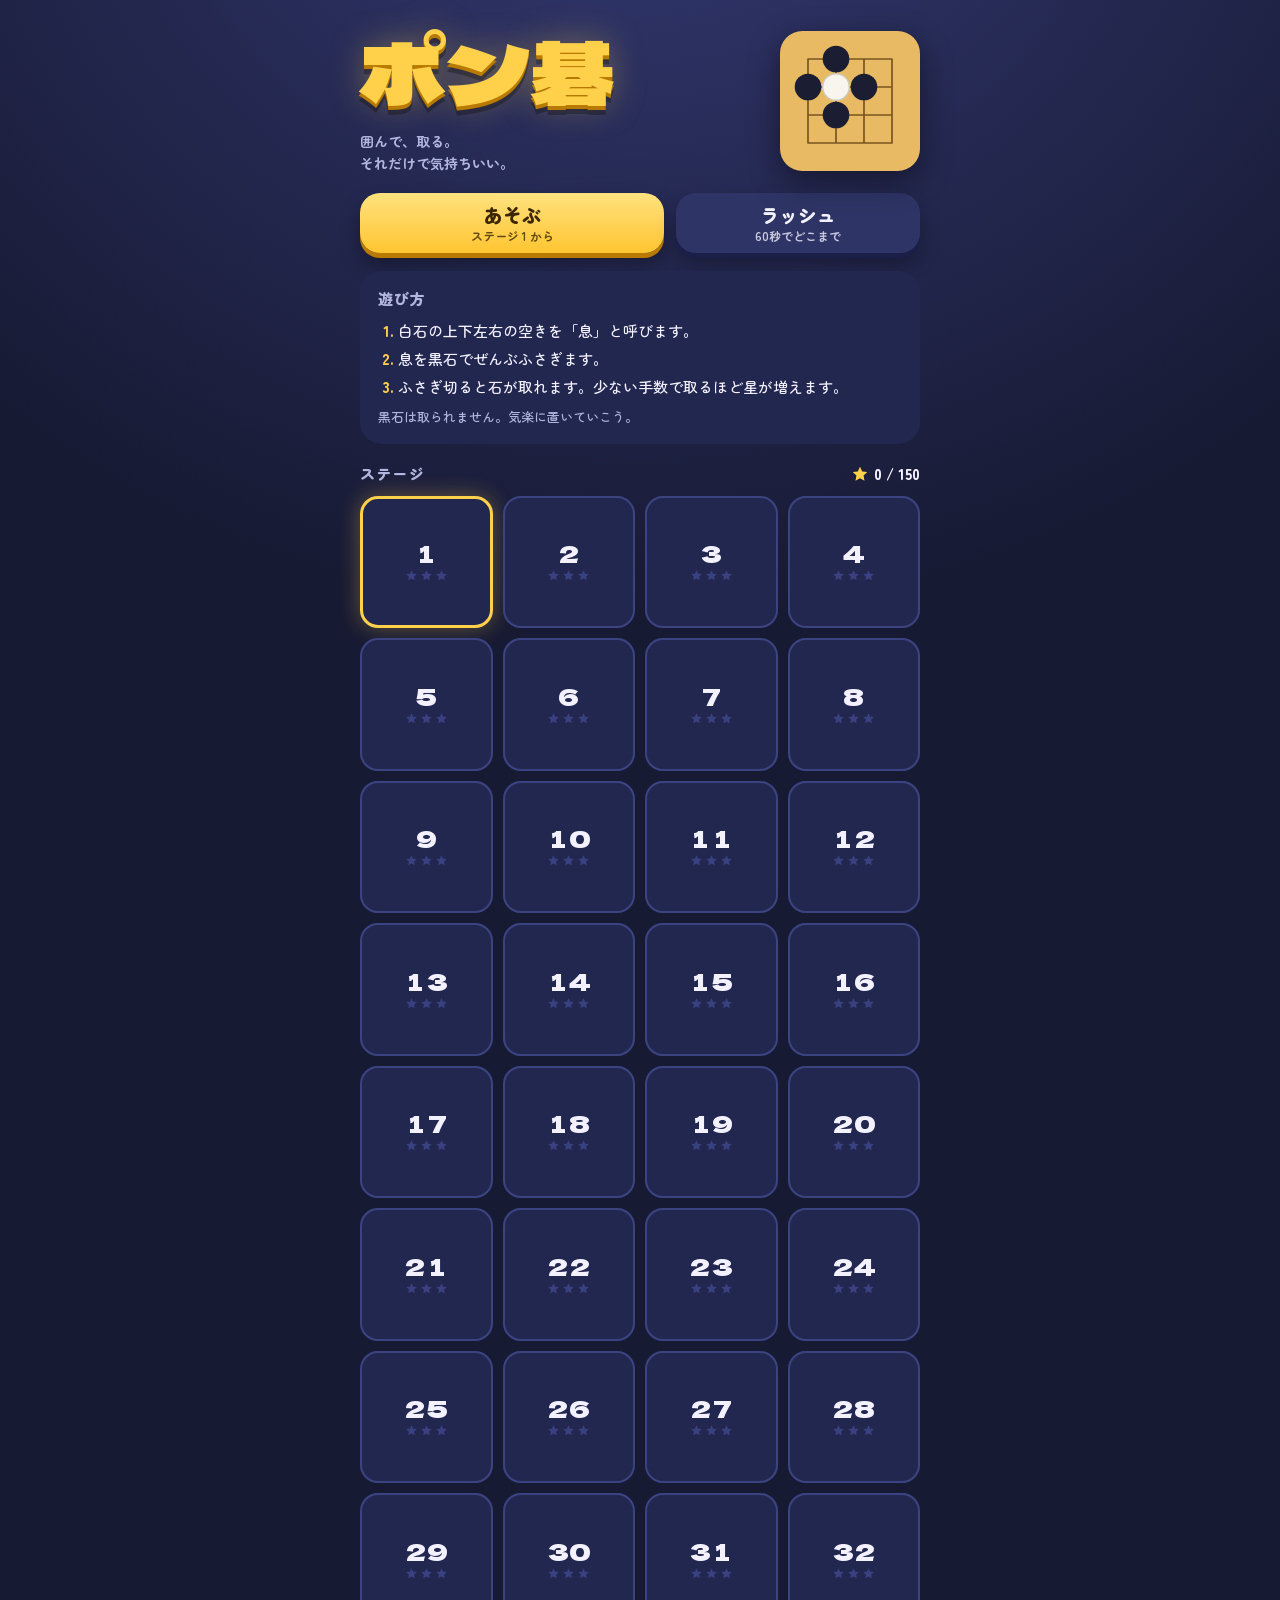
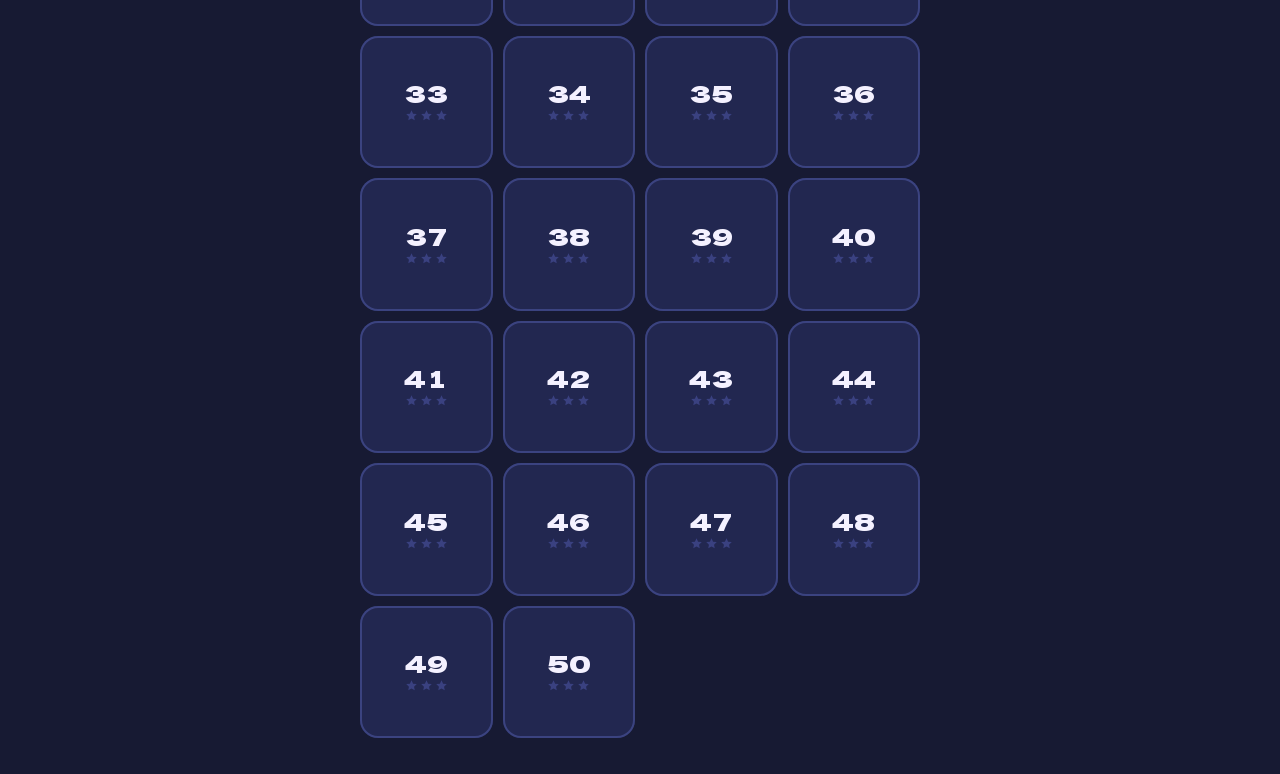
<file: pongo/index.html>
<!doctype html>
<html lang="ja">
<head>
<meta charset="utf-8">
<meta name="viewport" content="width=device-width, initial-scale=1, viewport-fit=cover">
<title>ポン碁</title>
<link rel="preconnect" href="https://fonts.googleapis.com">
<link rel="preconnect" href="https://fonts.gstatic.com" crossorigin>
<link href="https://fonts.googleapis.com/css2?family=Dela+Gothic+One&family=Zen+Maru+Gothic:wght@500;700;900&display=swap" rel="stylesheet">
<style>
/* レイアウト: 盤を中心に据えた縦長1カラム。ホームは上にロゴと遊び方、下にステージ一覧。
   単一の夜の盤テーマ（ゲームとして意図的に1つの見た目に固定） */
:root {
  --night: #171A33;
  --panel: #222750;
  --panel-2: #2E3566;
  --line: #3B4380;
  --ink: #F4F1FF;
  --ink-dim: #B2B6DE;
  --gold: #FFD04A;
  --gold-deep: #B87A00;
  --coral: #FF5C6C;
  --mint: #4FE3B2;
  --sakura: #FF8FB8;
  --honey: #E8BA63;
  --f-display: 'Dela Gothic One', 'Hiragino Kaku Gothic ProN', 'Yu Gothic', sans-serif;
  --f-body: 'Zen Maru Gothic', 'Hiragino Maru Gothic ProN', 'Yu Gothic', sans-serif;
  color-scheme: dark;
}

* { box-sizing: border-box; }
html, body { min-height: 100%; }
body {
  background: radial-gradient(120% 55% at 50% -8%, rgba(98, 108, 220, .38), transparent 62%), var(--night);
  color: var(--ink);
  font-family: var(--f-body);
  font-weight: 500;
  font-size: 15px;
  line-height: 1.6;
  padding-block: 14px 28px;
  padding-left: max(16px, env(safe-area-inset-left, 0px));
  padding-right: max(16px, env(safe-area-inset-right, 0px));
  -webkit-text-size-adjust: 100%;
}
button { font: inherit; color: inherit; border: 0; background: none; cursor: pointer; -webkit-tap-highlight-color: transparent; }
button:focus-visible { outline: 3px solid var(--gold); outline-offset: 3px; }
h1, h2, p, ol { margin: 0; }
svg { display: block; }
svg[hidden] { display: none !important; }

#app { max-width: 560px; margin: 0 auto; }
.screen { display: flex; flex-direction: column; gap: 18px; }
.screen[hidden] { display: none !important; }

/* ---------- ホーム ---------- */
.hero { display: flex; align-items: center; justify-content: space-between; gap: 16px; padding-top: 6px; }
.hero-text { min-width: 0; }
.logo {
  font-family: var(--f-display); font-weight: 400;
  font-size: clamp(46px, 14.5vw, 84px); line-height: 1; letter-spacing: .02em; white-space: nowrap;
  color: var(--gold);
  text-shadow: 0 4px 0 var(--gold-deep), 0 9px 0 rgba(0, 0, 0, .28), 0 0 34px rgba(255, 208, 74, .35);
}
.tag { margin-top: 18px; color: var(--ink-dim); font-weight: 700; font-size: 14px; }
.hero-art { width: clamp(96px, 28vw, 140px); flex: none; filter: drop-shadow(0 10px 16px rgba(0, 0, 0, .45)); border-radius: 16px; }
.h-target { animation: htarget 4s infinite; transform-box: fill-box; transform-origin: center; }
.h-drop { transform-box: fill-box; transform-origin: center; animation: hdrop 4s infinite; }
.h-white { transform-box: fill-box; transform-origin: center; animation: hwhite 4s infinite; }
@keyframes htarget { 0%, 40% { opacity: .35; transform: scale(.8); } 20% { opacity: 1; transform: scale(1.25); } 42%, 100% { opacity: 0; } }
@keyframes hdrop { 0%, 38% { transform: scale(0); opacity: 0; } 42% { transform: scale(1.25); opacity: 1; } 47%, 92% { transform: scale(1); opacity: 1; } 96%, 100% { transform: scale(0); opacity: 0; } }
@keyframes hwhite { 0%, 48% { transform: scale(1); opacity: 1; } 58% { transform: scale(1.6); opacity: 0; } 94% { transform: scale(1.6); opacity: 0; } 96% { transform: scale(.6); opacity: 0; } 100% { transform: scale(1); opacity: 1; } }

.cta { display: grid; grid-template-columns: 1.25fr 1fr; gap: 12px; }
.btn {
  display: flex; flex-direction: column; align-items: center; justify-content: center; gap: 1px;
  min-height: 60px; padding: 10px 14px; border-radius: 20px;
  font-weight: 900; font-size: 19px; line-height: 1.25;
  transition: transform .08s, box-shadow .08s;
}
.btn small { font-size: 12px; font-weight: 700; opacity: .78; }
.btn-wide { grid-column: 1 / -1; flex-direction: row; gap: 12px; }
.btn-wide small { opacity: .7; }
.btn-gold { background: linear-gradient(#FFE27F, #FFC531); color: #3B2600; box-shadow: 0 5px 0 var(--gold-deep), 0 12px 20px rgba(0, 0, 0, .35); }
.btn-gold:active { transform: translateY(4px); box-shadow: 0 1px 0 var(--gold-deep), 0 4px 10px rgba(0, 0, 0, .35); }
.btn-ghost { background: var(--panel-2); box-shadow: 0 5px 0 #1A1F4A, 0 12px 20px rgba(0, 0, 0, .3); }
.btn-ghost:active { transform: translateY(4px); box-shadow: 0 1px 0 #1A1F4A, 0 4px 10px rgba(0, 0, 0, .3); }

.panel { background: var(--panel); border-radius: 22px; padding: 16px 18px; }
.how h2, .sec-head h2 { font-size: 15px; font-weight: 900; letter-spacing: .08em; color: var(--ink-dim); }
.how ol { margin-top: 8px; padding-left: 1.3em; display: grid; gap: 4px; }
.how li::marker { color: var(--gold); font-weight: 900; }
.note { margin-top: 8px; font-size: 13px; color: var(--ink-dim); }
.sec-head { display: flex; justify-content: space-between; align-items: center; margin-bottom: 10px; }
.startotal { display: flex; align-items: center; gap: 5px; font-weight: 900; font-variant-numeric: tabular-nums; }
.star-ic { width: 18px; height: 18px; fill: var(--gold); }

.grid { display: grid; grid-template-columns: repeat(4, minmax(0, 1fr)); gap: 10px; }
.tile {
  aspect-ratio: 1; border-radius: 18px; background: var(--panel);
  display: flex; flex-direction: column; align-items: center; justify-content: center; gap: 4px;
  box-shadow: inset 0 0 0 2px var(--line); transition: transform .08s;
}
.tile:active { transform: scale(.94); }
.tile b { font-family: var(--f-display); font-weight: 400; font-size: 24px; line-height: 1; font-variant-numeric: tabular-nums; }
.tile.next { box-shadow: inset 0 0 0 3px var(--gold), 0 0 22px rgba(255, 208, 74, .32); }
.stars { display: flex; gap: 2px; }
.stars svg { width: 13px; height: 13px; fill: #3A4180; }
.stars svg.on { fill: var(--gold); }

/* ---------- プレイ画面 ---------- */
.bar { display: grid; grid-template-columns: 44px 1fr 44px; align-items: center; gap: 8px; }
.bar-title { text-align: center; font-family: var(--f-display); font-size: 22px; letter-spacing: .04em; }
.icon-btn { width: 44px; height: 44px; border-radius: 14px; background: var(--panel); display: grid; place-items: center; }
.icon-btn svg, .tool svg { width: 22px; height: 22px; fill: none; stroke: currentColor; stroke-width: 2.2; stroke-linecap: round; stroke-linejoin: round; }
.caption { background: var(--panel); border-radius: 16px; padding: 10px 14px; font-size: 14px; font-weight: 700; color: var(--ink); min-height: 3.4em; display: flex; align-items: center; }

.hud { display: grid; grid-template-columns: minmax(0, 1fr) auto; gap: 16px; align-items: end; }
.hud-goal { min-width: 0; }
.label { font-size: 13px; font-weight: 700; color: var(--ink-dim); }
#goal-label { font-size: 16px; color: var(--ink); font-weight: 900; margin-bottom: 6px; }
#goal-label b { font-family: var(--f-display); font-weight: 400; font-size: 22px; color: var(--gold); font-variant-numeric: tabular-nums; }
.meter { height: 12px; border-radius: 999px; background: var(--panel-2); overflow: hidden; }
.meter i { display: block; height: 100%; width: 0; border-radius: 999px; background: linear-gradient(90deg, var(--mint), var(--gold)); transition: width .45s cubic-bezier(.2, 1.4, .4, 1); }
.hud-moves { text-align: right; }
.pips { display: flex; gap: 5px; flex-wrap: wrap; justify-content: flex-end; max-width: 150px; margin-top: 6px; min-height: 16px; }
.pips i { width: 16px; height: 16px; border-radius: 50%; background: radial-gradient(circle at 35% 30%, #5A6090, #0C0E1E 70%); box-shadow: 0 2px 0 rgba(0, 0, 0, .35); transition: transform .2s, opacity .2s; }
.pips i.used { background: transparent; box-shadow: inset 0 0 0 2px var(--line); transform: scale(.8); }
.timer { font-family: var(--f-display); font-size: 36px; line-height: 1; color: var(--gold); font-variant-numeric: tabular-nums; display: none; }
.timer.low { color: var(--coral); animation: throb .5s infinite alternate; }
@keyframes throb { to { transform: scale(1.12); } }
[data-mode="rush"] .timer { display: block; }
[data-mode="rush"] .pips, [data-mode="rush"] .hud-moves .label { display: none; }

.board-wrap {
  position: relative; margin-inline: auto; aspect-ratio: 1;
  width: min(100%, 520px, max(280px, calc(100dvh - 380px)));
  border-radius: 18px; overflow: hidden;
  box-shadow: 0 0 0 4px #A87326, 0 0 0 7px #5B3C12, 0 20px 40px rgba(0, 0, 0, .5);
  touch-action: manipulation; background: var(--honey);
}
.board-wrap.flash { animation: flash .55s ease-out; }
@keyframes flash {
  0% { box-shadow: 0 0 0 4px #A87326, 0 0 0 7px #5B3C12, 0 0 70px 22px rgba(255, 208, 74, .95); }
  100% { box-shadow: 0 0 0 4px #A87326, 0 0 0 7px #5B3C12, 0 20px 40px rgba(0, 0, 0, .5); }
}
#board { width: 100%; height: 100%; display: block; cursor: pointer; }
.fx { position: absolute; inset: 0; pointer-events: none; overflow: hidden; }
.pop { position: absolute; white-space: nowrap; font-family: var(--f-display); text-align: center; transform: translate(-50%, -50%); will-change: transform, opacity; }
.pop.big {
  left: 50%; top: 40%; font-size: clamp(34px, 10.5vw, 58px); color: var(--gold);
  text-shadow: 0 3px 0 #9A5B00, 0 7px 0 rgba(0, 0, 0, .25), 0 0 26px rgba(255, 208, 74, .75);
  animation: bigpop 1s cubic-bezier(.2, 1.3, .3, 1) both;
}
@keyframes bigpop {
  0% { transform: translate(-50%, -50%) scale(.3) rotate(-8deg); opacity: 0; }
  18% { transform: translate(-50%, -50%) scale(1.28) rotate(3deg); opacity: 1; }
  34% { transform: translate(-50%, -50%) scale(1) rotate(-1deg); }
  78% { opacity: 1; }
  100% { transform: translate(-50%, -66%) scale(1); opacity: 0; }
}
.pop.epic { top: 24%; font-size: clamp(28px, 8.4vw, 50px); color: #fff; background: linear-gradient(90deg, #FFD04A, #FF8FB8, #8FB4FF, #4FE3B2, #FFD04A); background-size: 300% 100%; -webkit-background-clip: text; background-clip: text; -webkit-text-fill-color: transparent; text-shadow: none; filter: drop-shadow(0 4px 0 #7A4300) drop-shadow(0 0 22px rgba(255, 208, 74, .9)); animation: epicpop 2.4s cubic-bezier(.2, 1.3, .3, 1) both, epichue 1.2s linear infinite; }
@keyframes epicpop { 0% { transform: translate(-50%, -50%) scale(.2) rotate(-10deg); opacity: 0; } 12% { transform: translate(-50%, -50%) scale(1.45) rotate(4deg); opacity: 1; } 24% { transform: translate(-50%, -50%) scale(1.1) rotate(-2deg); } 80% { opacity: 1; transform: translate(-50%, -50%) scale(1.15); } 100% { transform: translate(-50%, -80%) scale(1.15); opacity: 0; } }
@keyframes epichue { to { background-position: 300% 0; } }
.pop.pts { font-size: 22px; color: #fff; text-shadow: 0 2px 0 rgba(70, 35, 0, .8), 0 0 12px rgba(255, 208, 74, .95); animation: ptsup 1.1s ease-out both; }
@keyframes ptsup { 0% { transform: translate(-50%, -30%) scale(.6); opacity: 0; } 15% { opacity: 1; transform: translate(-50%, -60%) scale(1.15); } 100% { transform: translate(-50%, -200%) scale(1); opacity: 0; } }
.pop.warn { font-size: 20px; color: #fff; background: var(--coral); padding: 1px 14px 3px; border-radius: 999px; box-shadow: 0 3px 0 #A52B38; animation: warn .95s ease-out both; }
@keyframes warn { 0% { transform: translate(-50%, -20%) scale(.4); opacity: 0; } 20% { transform: translate(-50%, -90%) scale(1.15); opacity: 1; } 100% { transform: translate(-50%, -150%) scale(1); opacity: 0; } }
.toast {
  position: absolute; left: 50%; bottom: 12px; transform: translateX(-50%); max-width: 92%;
  background: rgba(23, 26, 51, .94); color: var(--ink); padding: 8px 14px; border-radius: 999px;
  font-size: 13px; font-weight: 700; opacity: 0; pointer-events: none; text-align: center;
}
.toast.show { animation: toast 2.2s ease both; }
@keyframes toast { 0% { opacity: 0; transform: translate(-50%, 10px); } 10%, 85% { opacity: 1; transform: translate(-50%, 0); } 100% { opacity: 0; } }

.score-row { display: flex; justify-content: space-between; align-items: center; gap: 12px; min-height: 40px; }
.score { display: flex; align-items: baseline; gap: 8px; font-size: 13px; font-weight: 900; color: var(--ink-dim); letter-spacing: .1em; }
#score { font-family: var(--f-display); font-weight: 400; font-size: 30px; line-height: 1; color: var(--ink); letter-spacing: 0; font-variant-numeric: tabular-nums; }
.combo { font-family: var(--f-display); font-size: 20px; color: var(--sakura); text-shadow: 0 2px 0 rgba(0, 0, 0, .3); min-height: 1.2em; }
.combo.bump { animation: bump .35s cubic-bezier(.2, 1.8, .4, 1); }
@keyframes bump { 0% { transform: scale(.6); } 100% { transform: scale(1); } }

.tools { display: grid; grid-template-columns: repeat(4, minmax(0, 1fr)); gap: 10px; }
.tool {
  display: flex; flex-direction: column; align-items: center; gap: 4px; padding: 10px 4px 8px;
  border-radius: 16px; background: var(--panel); font-size: 12px; font-weight: 900; color: var(--ink);
  box-shadow: 0 4px 0 #161A40; transition: transform .08s, box-shadow .08s;
}
.tool:active { transform: translateY(3px); box-shadow: 0 1px 0 #161A40; }
.tool[disabled] { opacity: .38; pointer-events: none; }
.tool.t-hint svg { stroke: var(--mint); }
.tool[aria-pressed="true"] { box-shadow: inset 0 0 0 2px var(--mint), 0 4px 0 #161A40; }
.tool[aria-pressed="true"] svg { stroke: var(--mint); }
[data-mode="ladder"] .hud { grid-template-columns: minmax(0, 1fr); }
[data-mode="ladder"] .hud-moves, [data-mode="ladder"] .meter { display: none; }
[data-mode="ladder"] #goal-label { margin-bottom: 0; }
[data-mode="rush"] .t-undo, [data-mode="rush"] .t-hint, [data-mode="rush"] .t-retry { display: none; }
[data-mode="rush"] .tools { grid-template-columns: minmax(0, 140px); justify-content: center; }

/* ---------- モーダル ---------- */
.modal {
  position: fixed; inset: 0; z-index: 30; display: flex; align-items: center; justify-content: center;
  padding: max(16px, env(safe-area-inset-top, 0px)) max(16px, env(safe-area-inset-right, 0px)) max(16px, env(safe-area-inset-bottom, 0px)) max(16px, env(safe-area-inset-left, 0px));
  background: rgba(10, 12, 32, .74); animation: fade .2s ease both;
}
.modal[hidden] { display: none !important; }
@keyframes fade { from { opacity: 0; } }
.card {
  width: min(100%, 400px); max-height: 100%; overflow: auto; background: var(--panel); border-radius: 28px;
  padding: 24px 20px 20px; text-align: center; display: flex; flex-direction: column; gap: 14px;
  box-shadow: 0 0 0 3px var(--line), 0 26px 60px rgba(0, 0, 0, .6);
  animation: rise .4s cubic-bezier(.2, 1.3, .4, 1) both;
}
@keyframes rise { from { transform: translateY(30px) scale(.92); opacity: 0; } }
.card h2 { font-family: var(--f-display); font-weight: 400; font-size: 32px; line-height: 1.2; color: var(--gold); text-shadow: 0 3px 0 rgba(0, 0, 0, .3); }
.card .sub { color: var(--ink-dim); font-weight: 700; font-size: 14px; }
.bigstars { display: flex; justify-content: center; gap: 8px; }
.bigstars svg { width: 62px; height: 62px; fill: #3A4180; }
.bigstars svg:nth-child(2) { transform: translateY(-8px); }
.bigstars svg.on { fill: var(--gold); filter: drop-shadow(0 0 14px rgba(255, 208, 74, .8)); animation: starin .55s cubic-bezier(.2, 1.7, .4, 1) both; }
@keyframes starin { 0% { transform: scale(0) rotate(-40deg); } 100% { transform: scale(1) rotate(0); } }
.resline { display: flex; justify-content: space-between; align-items: baseline; padding: 8px 14px; background: var(--panel-2); border-radius: 14px; font-weight: 700; }
.resline b { font-family: var(--f-display); font-weight: 400; font-size: 24px; font-variant-numeric: tabular-nums; }
.card .btns { display: grid; gap: 12px; margin-top: 4px; }
.card .btn { font-size: 18px; min-height: 54px; }
.newbest { color: var(--sakura); font-family: var(--f-display); font-size: 20px; animation: throb .6s infinite alternate; }

#confetti { position: fixed; inset: 0; width: 100%; height: 100%; pointer-events: none; z-index: 40; }

@media (prefers-reduced-motion: reduce) {
  .h-target, .h-drop, .h-white, .timer.low, .newbest { animation: none; }
  .pop.big, .pop.pts, .pop.warn { animation-duration: .6s; animation-name: fadepop; }
  .pop.epic { animation-duration: 1.2s; animation-name: fadepop; }
  .board-wrap.flash { animation: none; }
  .card, .modal { animation: none; }
}
@keyframes fadepop { 0% { opacity: 0; } 20%, 70% { opacity: 1; } 100% { opacity: 0; } }

/* ---------- 2ページ構成 ---------- */
.btn[hidden] { display: none !important; }
a.btn { text-decoration: none; color: inherit; }
.logo.long { font-size: clamp(28px, 8.6vw, 50px); letter-spacing: .01em; }
.cta.single { grid-template-columns: minmax(0, 1fr); }

/* ---------- おいかけの基本 ---------- */
.st-new { transform-box: fill-box; transform-origin: center; animation: stpop .38s cubic-bezier(.2, 1.6, .4, 1) both; }
.st-gone { transform-box: fill-box; transform-origin: center; animation: stgone .6s ease-out forwards; }
.st-lib { animation: stlib 1.1s ease-in-out infinite alternate; transform-box: fill-box; transform-origin: center; }
@keyframes stpop { from { transform: scale(0); opacity: 0; } to { transform: scale(1); opacity: 1; } }
@keyframes stgone { 0% { transform: scale(1); opacity: 1; } 35% { transform: scale(1.35); opacity: 1; } 100% { transform: scale(.2); opacity: 0; } }
@keyframes stlib { from { transform: scale(.75); opacity: .75; } to { transform: scale(1.1); opacity: 1; } }
@media (prefers-reduced-motion: reduce) { .st-new, .st-gone, .st-lib { animation: none; } .st-gone { display: none; } }

.basic-top { display: grid; gap: 12px; }
.lesson { display: grid; gap: 12px; }
.lesson p { line-height: 1.75; font-size: 15px; }
.lesson p + p { margin-top: 8px; }
.lesson.intro p { font-size: 15px; }
.l-head { display: flex; align-items: center; gap: 10px; }
.l-head h2 { font-size: 18px; font-weight: 900; line-height: 1.3; }
.l-no { flex: none; width: 30px; height: 30px; border-radius: 50%; display: grid; place-items: center; font-weight: 900; font-size: 15px; background: var(--gold); color: #3B2600; }
.kdot { display: inline-block; width: .7em; height: .7em; border-radius: 50%; margin: 0 .25em 0 .1em; vertical-align: baseline; }
.kdot.g { background: #128F6E; box-shadow: 0 0 0 2px rgba(79, 227, 178, .35); }
.kdot.r { background: var(--coral); box-shadow: 0 0 0 2px rgba(255, 92, 108, .35); }
.demo { display: grid; gap: 10px; }
.demo-bwrap { width: min(100%, 360px); margin: 0 auto; border-radius: 12px; box-shadow: 0 8px 20px rgba(0, 0, 0, .4); cursor: pointer; line-height: 0; }
.demo-board { width: 100%; height: auto; display: block; border-radius: 12px; }
.demo-cap { background: var(--panel-2); border-radius: 14px; padding: 10px 14px; font-weight: 700; font-size: 14px; line-height: 1.6; min-height: 3.6em; display: flex; align-items: center; }
.demo-cap.ok { box-shadow: inset 0 0 0 2px var(--mint); }
.demo-cap.ng { box-shadow: inset 0 0 0 2px var(--coral); }
.demo-bar { display: flex; flex-wrap: wrap; align-items: center; justify-content: center; gap: 8px; }
.demo-dots { display: flex; gap: 5px; width: 100%; justify-content: center; flex-wrap: wrap; }
.demo-dots:has(i:only-child) { display: none; }
.demo-dots i { width: 8px; height: 8px; border-radius: 50%; background: #323873; }
.demo-dots i.done { background: #6B72C4; }
.demo-dots i.on { background: var(--gold); transform: scale(1.3); }
.demo-b { min-height: 44px; padding: 0 16px; border-radius: 14px; background: var(--panel-2); font-weight: 900; font-size: 14px; box-shadow: 0 3px 0 #1A1F4A; }
.demo-b:active { transform: translateY(2px); box-shadow: 0 1px 0 #1A1F4A; }
.demo-b:disabled { opacity: .35; }
.demo-next { background: linear-gradient(#FFE27F, #FFC531); color: #3B2600; box-shadow: 0 3px 0 var(--gold-deep); }
.tips { padding-left: 1.3em; display: grid; gap: 8px; line-height: 1.7; font-size: 15px; }
.tips li::marker { color: var(--gold); font-weight: 900; }
.lesson .btn { margin-top: 6px; }

.lv-head { grid-column: 1 / -1; display: flex; flex-wrap: wrap; align-items: baseline; gap: 2px 10px; margin-top: 10px; padding-top: 12px; border-top: 1px solid rgba(255,255,255,.1); }
.lv-head:first-child { margin-top: 0; padding-top: 0; border-top: 0; }
.lv-head b { font-family: var(--f-display); font-weight: 400; font-size: 13px; letter-spacing: .1em; color: var(--gold); }
.lv-head strong { font-size: 16px; font-weight: 900; }
.lv-head span { flex-basis: 100%; font-size: 12px; font-weight: 700; opacity: .65; }
</style>
</head>
<body>
<svg width="0" height="0" style="position:absolute" aria-hidden="true">
  <symbol id="i-star" viewBox="0 0 24 24"><path d="M12 2.4l2.95 6.2 6.75.85-4.98 4.7 1.3 6.7L12 17.5l-6.02 3.35 1.3-6.7-4.98-4.7 6.75-.85z"/></symbol>
</svg>

<main id="app">
  <!-- ホーム -->
  <section id="home" class="screen">
    <div class="hero">
      <div class="hero-text">
        <h1 class="logo">ポン碁</h1>
        <p class="tag">囲んで、取る。<br>それだけで気持ちいい。</p>
      </div>
      <svg class="hero-art" viewBox="0 0 100 100" aria-hidden="true">
        <rect width="100" height="100" rx="16" fill="#E8BA63"/>
        <path d="M20 20H80M20 40H80M20 60H80M20 80H80M20 20V80M40 20V80M60 20V80M80 20V80" stroke="#7A5420" stroke-width="1.2" stroke-linecap="round"/>
        <circle class="h-target" cx="40" cy="60" r="6" fill="#128F6E"/>
        <circle class="h-white" cx="40" cy="40" r="9.5" fill="#F7F5EE" stroke="#CFCAB8" stroke-width="1"/>
        <circle cx="40" cy="20" r="9.5" fill="#1B1D33"/>
        <circle cx="20" cy="40" r="9.5" fill="#1B1D33"/>
        <circle cx="60" cy="40" r="9.5" fill="#1B1D33"/>
        <circle class="h-drop" cx="40" cy="60" r="9.5" fill="#1B1D33"/>
      </svg>
    </div>

    <div class="cta">
      <button id="btn-play" class="btn btn-gold" type="button">あそぶ<small id="play-sub">ステージ 1 から</small></button>
      <button id="btn-rush" class="btn btn-ghost" type="button">ラッシュ<small id="rush-best">60秒でどこまで</small></button>
      <a id="cross" class="btn btn-ghost btn-wide" href="../oikake/" hidden>おいかけっ碁<small>白を追いかけて取る・別ページ</small></a>
    </div>

    <section class="panel how">
      <h2>遊び方</h2>
      <ol>
        <li>白石の上下左右の空きを「息」と呼びます。</li>
        <li>息を黒石でぜんぶふさぎます。</li>
        <li>ふさぎ切ると石が取れます。少ない手数で取るほど星が増えます。</li>
      </ol>
      <p class="note">黒石は取られません。気楽に置いていこう。</p>
    </section>

    <section>
      <div class="sec-head">
        <h2>ステージ</h2>
        <span class="startotal"><svg class="star-ic"><use href="#i-star"/></svg><span id="star-total">0 / 48</span></span>
      </div>
      <div id="grid" class="grid"></div>
    </section>
  </section>

  <!-- プレイ -->
  <section id="play" class="screen" data-mode="campaign" hidden>
    <header class="bar">
      <button id="btn-back" class="icon-btn" type="button" aria-label="ホームへもどる"><svg viewBox="0 0 24 24"><path d="M15 5l-7 7 7 7"/></svg></button>
      <div id="play-title" class="bar-title">ステージ 1</div>
      <button id="btn-sound" class="icon-btn" type="button" aria-label="サウンド" aria-pressed="true">
        <svg id="ic-sound-on" viewBox="0 0 24 24"><path d="M4 9v6h4l5 4V5L8 9H4z"/><path d="M16.5 8.5a5 5 0 0 1 0 7"/></svg>
        <svg id="ic-sound-off" viewBox="0 0 24 24" hidden><path d="M4 9v6h4l5 4V5L8 9H4z"/><path d="M17 9l5 6M22 9l-5 6"/></svg>
      </button>
    </header>

    <p id="caption" class="caption"></p>

    <div class="hud">
      <div class="hud-goal">
        <div id="goal-label">白石 0 / 1</div>
        <div class="meter"><i id="meter-fill"></i></div>
      </div>
      <div class="hud-moves">
        <div class="label">のこり手数</div>
        <div id="pips" class="pips"></div>
        <div id="timer" class="timer">60.0</div>
      </div>
    </div>

    <div id="board-wrap" class="board-wrap">
      <canvas id="board" aria-label="碁盤"></canvas>
      <div id="fx" class="fx"></div>
    </div>

    <div class="score-row">
      <div class="score">SCORE <span id="score">0</span></div>
      <div id="combo" class="combo"></div>
    </div>

    <div class="tools">
      <button id="btn-undo" class="tool t-undo" type="button"><svg viewBox="0 0 24 24"><path d="M9 14L4 9l5-5"/><path d="M4 9h10a6 6 0 0 1 0 12h-3"/></svg>1手戻す</button>
      <button id="btn-hint" class="tool t-hint" type="button"><svg viewBox="0 0 24 24"><path d="M9 18h6M10 21h4M12 3a6 6 0 0 0-3.5 10.9c.6.5 1 1.2 1 2.1h5c0-.9.4-1.6 1-2.1A6 6 0 0 0 12 3z"/></svg>ヒント</button>
      <button id="btn-retry" class="tool t-retry" type="button"><svg viewBox="0 0 24 24"><path d="M20 11a8 8 0 1 0-2.3 5.7"/><path d="M20 4v7h-7"/></svg>やり直し</button>
      <button id="btn-guide" class="tool t-guide" type="button" aria-pressed="true"><svg viewBox="0 0 24 24"><circle cx="12" cy="12" r="3"/><circle cx="12" cy="12" r="8.5"/></svg>息ガイド</button>
    </div>
  </section>
</main>

<div id="modal" class="modal" hidden><div id="card" class="card" role="dialog" aria-modal="true"></div></div>
<canvas id="confetti"></canvas>
<script>window.PONGO_PAGE='pongo';</script>
<script>
/* ポン碁 ロジック: 盤面・捕獲・ソルバー・ステージ生成（ブラウザとNodeの両方で動く） */
(function (root) {
  'use strict';
  var EMPTY = 0, BLACK = 1, WHITE = 2;

  function mulberry32(a) {
    return function () {
      a |= 0; a = (a + 0x6D2B79F5) | 0;
      var t = Math.imul(a ^ (a >>> 15), 1 | a);
      t = (t + Math.imul(t ^ (t >>> 7), 61 | t)) ^ t;
      return ((t ^ (t >>> 14)) >>> 0) / 4294967296;
    };
  }

  function popcount(x) {
    x = x - ((x >>> 1) & 0x55555555);
    x = (x & 0x33333333) + ((x >>> 2) & 0x33333333);
    return Math.imul((x + (x >>> 4)) & 0x0F0F0F0F, 0x01010101) >>> 24;
  }

  function neighbors(N, i) {
    var r = (i / N) | 0, c = i % N, out = [];
    if (r > 0) out.push(i - N);
    if (r < N - 1) out.push(i + N);
    if (c > 0) out.push(i - 1);
    if (c < N - 1) out.push(i + 1);
    return out;
  }

  /* start を含む白の連と、その息（空点）を返す */
  /* 黒石のつながり全体の息の数 */
  function blackLibs(N, board, start) {
    var seen = new Set([start]), stack = [start], libs = new Set();
    while (stack.length) {
      var p = stack.pop(), nb = neighbors(N, p);
      for (var k = 0; k < nb.length; k++) {
        var q = nb[k];
        if (board[q] === BLACK) { if (!seen.has(q)) { seen.add(q); stack.push(q); } }
        else if (board[q] === EMPTY) libs.add(q);
      }
    }
    return libs.size;
  }
  function groupAt(N, board, start) {
    var stones = [], libs = new Set(), seen = new Set([start]), stack = [start];
    while (stack.length) {
      var p = stack.pop();
      stones.push(p);
      var nb = neighbors(N, p);
      for (var k = 0; k < nb.length; k++) {
        var q = nb[k];
        if (board[q] === WHITE) {
          if (!seen.has(q)) { seen.add(q); stack.push(q); }
        } else if (board[q] === EMPTY) {
          libs.add(q);
        }
      }
    }
    return { stones: stones, libs: Array.from(libs) };
  }

  function whiteGroups(N, board) {
    var seen = new Uint8Array(N * N), groups = [];
    for (var i = 0; i < N * N; i++) {
      if (board[i] !== WHITE || seen[i]) continue;
      var g = groupAt(N, board, i);
      g.stones.forEach(function (s) { seen[s] = 1; });
      groups.push(g);
    }
    return groups;
  }

  /* 黒を置く。息のなくなった白の連を取り除き、取った連（石の配列）を返す。黒石は取られない */
  function playBlack(N, board, p) {
    board[p] = BLACK;
    var captured = [], seen = new Set();
    var nb = neighbors(N, p);
    for (var k = 0; k < nb.length; k++) {
      var q = nb[k];
      if (board[q] !== WHITE || seen.has(q)) continue;
      var g = groupAt(N, board, q);
      g.stones.forEach(function (s) { seen.add(s); });
      if (g.libs.length === 0) captured.push(g.stones);
    }
    captured.forEach(function (st) { st.forEach(function (s) { board[s] = EMPTY; }); });
    return captured;
  }

  /* 候補点（白に接する空点）と、連ごとの息ビットマスク */
  function analyze(N, board) {
    var groups = whiteGroups(N, board), cand = [], idx = new Map(), total = 0;
    groups.forEach(function (g) {
      g.libs.forEach(function (l) { if (!idx.has(l)) { idx.set(l, cand.length); cand.push(l); } });
    });
    var info = groups.map(function (g) {
      total += g.stones.length;
      var mask = 0;
      g.libs.forEach(function (l) { mask |= (1 << idx.get(l)); });
      return { stones: g.stones.length, mask: mask, libs: g.libs, first: g.stones[0] };
    });
    return { N: N, groups: info, cand: cand, totalStones: total };
  }

  /* k手で取れる白石の最大数と、その打ち方（ビットマスク）を全列挙で求める */
  function bestByCount(an) {
    var n = an.cand.length;
    var best = new Int32Array(n + 1).fill(-1), bestMask = new Int32Array(n + 1);
    var gm = an.groups.map(function (g) { return g.mask; });
    var gs = an.groups.map(function (g) { return g.stones; });
    var gl = gm.length, total = 1 << n;
    for (var m = 0; m < total; m++) {
      var k = popcount(m), cap = 0;
      for (var j = 0; j < gl; j++) if ((gm[j] & m) === gm[j]) cap += gs[j];
      if (cap > best[k]) { best[k] = cap; bestMask[k] = m; }
    }
    for (var k2 = 1; k2 <= n; k2++) {
      if (best[k2 - 1] >= best[k2]) { best[k2] = best[k2 - 1]; bestMask[k2] = bestMask[k2 - 1]; }
    }
    return { bestAt: best, maskAt: bestMask };
  }

  function firstK(bestAt, need) {
    for (var k = 0; k < bestAt.length; k++) if (bestAt[k] >= need) return k;
    return -1;
  }

  /* あと need 個取るのに maxMoves 手以内で足りるか。足りれば最小の打ち方を返す */
  function solveFor(an, need, maxMoves) {
    if (need <= 0) return { k: 0, mask: 0 };
    var bc = bestByCount(an);
    var k = firstK(bc.bestAt, need);
    if (k < 0 || k > maxMoves) return null;
    var mask = bc.maskAt[k];
    return { k: popcount(mask), mask: mask };
  }

  function maskPoints(an, mask) {
    var out = [];
    for (var i = 0; i < an.cand.length; i++) if (mask & (1 << i)) out.push(an.cand[i]);
    return out;
  }

  /* ---------- ステージ生成 ---------- */
  function generate(P, seed) {
    var rnd = mulberry32(seed);
    var ri = function (a, b) { return a + Math.floor(rnd() * (b - a + 1)); };
    var shuffle = function (arr) {
      for (var i = arr.length - 1; i > 0; i--) {
        var j = Math.floor(rnd() * (i + 1)), t = arr[i]; arr[i] = arr[j]; arr[j] = t;
      }
      return arr;
    };
    var N = P.N, NN = N * N, maxCand = P.maxCand || 16;

    for (var attempt = 0; attempt < 300; attempt++) {
      var board = new Uint8Array(NN), gid = new Int16Array(NN).fill(-1);
      var g = ri(P.groups[0], P.groups[1]), stonesOf = [], ok = true;

      for (var k = 0; k < g && ok; k++) {
        var order = shuffle(Array.from({ length: NN }, function (_, i) { return i; }));
        var start = -1;
        for (var oi = 0; oi < order.length; oi++) {
          var p = order[oi];
          if (board[p] !== EMPTY) continue;
          if (neighbors(N, p).some(function (q) { return board[q] === WHITE; })) continue;
          start = p; break;
        }
        if (start < 0) { ok = false; break; }
        var size = ri(P.size[0], P.size[1]);
        var st = [start]; board[start] = WHITE; gid[start] = k;
        var guard = 0;
        while (st.length < size && guard++ < 60) {
          var base = st[ri(0, st.length - 1)];
          var nbs = shuffle(neighbors(N, base));
          for (var ni = 0; ni < nbs.length; ni++) {
            var c = nbs[ni];
            if (board[c] !== EMPTY) continue;
            var touchesOther = neighbors(N, c).some(function (d) { return board[d] === WHITE && gid[d] !== k; });
            if (touchesOther) continue;
            board[c] = WHITE; gid[c] = k; st.push(c); break;
          }
        }
        stonesOf.push(st);
      }
      if (!ok) continue;

      var nbrOf = stonesOf.map(function (st2) {
        var s = new Set();
        st2.forEach(function (p2) { neighbors(N, p2).forEach(function (q) { if (board[q] === EMPTY) s.add(q); }); });
        return Array.from(s);
      });
      var count = new Map();
      nbrOf.forEach(function (a) { a.forEach(function (q) { count.set(q, (count.get(q) || 0) + 1); }); });
      var keep = new Set();
      count.forEach(function (cnt, q) { if (cnt >= 2 && rnd() < P.shared) keep.add(q); });
      var bad = false;
      nbrOf.forEach(function (a) {
        var want = ri(P.libs[0], P.libs[1]);
        var have = a.filter(function (q) { return keep.has(q); }).length;
        var rest = shuffle(a.filter(function (q) { return !keep.has(q); }));
        while (have < Math.min(want, a.length) && rest.length) { keep.add(rest.pop()); have++; }
        if (have < 1) bad = true;
      });
      if (bad) continue;

      nbrOf.forEach(function (a) { a.forEach(function (q) { if (!keep.has(q)) board[q] = BLACK; }); });
      var decoys = P.decoys || 0, tries = 0;
      while (decoys > 0 && tries++ < 80) {
        var dp = ri(0, NN - 1);
        if (board[dp] === EMPTY && !keep.has(dp)) { board[dp] = BLACK; decoys--; }
      }

      var an = analyze(N, board);
      var L = an.cand.length;
      if (L < 1 || L > maxCand || (P.minCand && L < P.minCand)) continue;
      var W = an.totalStones;
      var target, par, limit;
      if (P.mode === 'all') {
        /* ぜんぶ取るには全ての息を埋める必要があるので、最短手数は息の総数 */
        target = W; par = L; limit = par + P.slack;
      } else {
        var bc = bestByCount(an);
        var d = ri(P.deficit[0], P.deficit[1]), M = L - d;
        if (M < 2) continue;
        target = bc.bestAt[M];
        if (target >= W || target <= 0) continue;
        par = firstK(bc.bestAt, target);
        if (par < 2 || (P.parMin && par < P.parMin)) continue;
        limit = par + P.slack;
      }
      return {
        N: N, cells: Array.from(board), target: target, limit: limit, par: par,
        total: W, libsTotal: L, mode: P.mode
      };
    }
    return null;
  }

  /* ---------- 手作りステージ ---------- */
  var HAND = [
    { rows: ['.....', '..X..', '.XOX.', '.....', '.....'], target: 1, limit: 2,
      caption: '白石のまわり（上下左右）の空きが「息」です。光っている場所をタップして、息をふさごう。' },
    { rows: ['.X...', 'XO...', '.X.X.', '..XOX', '.....'], target: 2, limit: 3,
      caption: '息が1つの石は「アタリ」です。石についた数字は息の数。2つとも取ろう。' },
    { rows: ['O....', '.....', '..X..', '.....', '...XO'], target: 2, limit: 4,
      caption: '角の石は息が2つしかありません。1手目でアタリにして、2手目で取ります。' },
    { rows: ['..X..', '.XOX.', '.....', '.XOX.', '..X..'], target: 2, limit: 2,
      caption: '1つの息を2つの石が共有しています。1手で両方取れるかも。' },
    { rows: ['.....', '.XX..', 'XOOX.', '.....', '.....'], target: 2, limit: 3,
      caption: 'つながった石は息をまとめて数えます。2手で取ろう。' }
  ];

  var GEN = [
    { N: 7, mode: 'all', groups: [2, 2], size: [1, 2], libs: [1, 2], shared: 0.35, decoys: 3, slack: 2, maxCand: 12 },
    { N: 7, mode: 'all', groups: [3, 3], size: [1, 2], libs: [1, 2], shared: 0.5, decoys: 3, slack: 2, maxCand: 12 },
    { N: 7, mode: 'optimal', groups: [3, 3], size: [1, 2], libs: [1, 3], shared: 0.4, decoys: 3, slack: 1, deficit: [1, 1], maxCand: 14 },
    { N: 7, mode: 'all', groups: [3, 4], size: [1, 3], libs: [1, 2], shared: 0.55, decoys: 4, slack: 1, maxCand: 14 },
    { N: 9, mode: 'optimal', groups: [3, 4], size: [1, 3], libs: [1, 3], shared: 0.4, decoys: 5, slack: 1, deficit: [1, 2], maxCand: 14 },
    { N: 9, mode: 'all', groups: [4, 4], size: [1, 3], libs: [1, 2], shared: 0.5, decoys: 5, slack: 1, maxCand: 14 },
    { N: 9, mode: 'optimal', groups: [4, 5], size: [1, 3], libs: [1, 3], shared: 0.45, decoys: 6, slack: 1, deficit: [2, 2], maxCand: 16 },
    { N: 9, mode: 'optimal', groups: [5, 5], size: [1, 3], libs: [1, 3], shared: 0.45, decoys: 6, slack: 1, deficit: [2, 3], maxCand: 16 },
    { N: 9, mode: 'optimal', groups: [5, 6], size: [1, 3], libs: [1, 3], shared: 0.5, decoys: 7, slack: 0, deficit: [2, 3], maxCand: 17 },
    { N: 9, mode: 'optimal', groups: [6, 6], size: [1, 4], libs: [1, 3], shared: 0.5, decoys: 7, slack: 0, deficit: [3, 3], maxCand: 18 },
    { N: 9, mode: 'optimal', groups: [6, 7], size: [1, 4], libs: [1, 3], shared: 0.55, decoys: 8, slack: 0, deficit: [3, 4], maxCand: 18 }
  ];

  /* ステージ17〜50：少しずつ盤と白石を増やす。6面に1回は「ぜんぶ取る」で息をつける */
  (function () {
    for (var k = 0; k < 34; k++) {
      var t = k / 33;
      if (k % 6 === 5) {
        GEN.push({ N: 9, mode: 'all', groups: [4, 5], size: [1, 3], libs: [1, 2], shared: 0.5, decoys: 6, slack: 1, maxCand: 14 });
        continue;
      }
      var N = k < 10 ? 9 : 11, gLo = Math.min(N === 9 ? 8 : 12, 7 + Math.floor(t * 5));
      GEN.push({
        N: N, mode: 'optimal', groups: [gLo, gLo + 1], size: [1, t < 0.4 ? 3 : 4], libs: [1, 3], shared: 0.5,
        decoys: 8 + Math.floor(t * 3), slack: 0, deficit: [3 + Math.floor(t * 2), 4 + Math.floor(t * 2)], maxCand: 18 + Math.floor(t * 2),
        minCand: 13 + Math.floor(t * 4), parMin: 9 + Math.floor(t * 5)
      });
    }
  })();

  var STAGE_COUNT = HAND.length + GEN.length;

  function fromRows(rows) {
    var N = rows.length, cells = new Uint8Array(N * N);
    rows.forEach(function (row, r) {
      for (var c = 0; c < N; c++) {
        var ch = row.charAt(c);
        cells[r * N + c] = ch === 'X' ? BLACK : ch === 'O' ? WHITE : EMPTY;
      }
    });
    return { N: N, cells: cells };
  }

  /* 息のない黒石（まわりを白と盤のはしにかこまれた石）は置けない形なので、別の場所に移して数値を計算し直す。
     ほかのステージの盤は変えない。 */
  function repairStage(s, seed) {
    var N = s.N, NN = N * N, board = Uint8Array.from(s.cells), rnd = mulberry32(seed * 31 + 12345), moved = 0;
    for (var guard = 0; guard < 20; guard++) {
      var deadAt = -1;
      for (var di = 0; di < NN && deadAt < 0; di++) if (board[di] === BLACK && blackLibs(N, board, di) === 0) deadAt = di;
      if (deadAt < 0) break;
      board[deadAt] = EMPTY; moved++;
      for (var mv = 0; mv < 300; mv++) {
        var np = Math.floor(rnd() * NN);
        if (board[np] !== EMPTY || np === deadAt) continue;
        var nbs = neighbors(N, np);
        if (nbs.some(function (q) { return board[q] === WHITE; })) continue;
        if (!nbs.some(function (q) { return board[q] === EMPTY; })) continue;
        board[np] = BLACK; break;
      }
    }
    if (!moved) return s;
    var an = analyze(N, board), W = an.totalStones, slack = s.limit - s.par, target, par;
    if (s.mode === 'all') { target = W; par = an.cand.length; }
    else {
      var bc = bestByCount(an); par = s.par; target = bc.bestAt[par];
      if (target >= W || target <= 0) return s;
    }
    s.cells = Array.from(board); s.target = target; s.par = par; s.limit = par + slack; s.total = W; s.libsTotal = an.cand.length;
    return s;
  }

  function buildStage(i) {
    if (i < HAND.length) {
      var h = HAND[i], b = fromRows(h.rows);
      var an = analyze(b.N, b.cells), bc = bestByCount(an);
      return {
        index: i, N: b.N, cells: Array.from(b.cells), target: h.target, limit: h.limit,
        par: firstK(bc.bestAt, h.target), total: an.totalStones, libsTotal: an.cand.length,
        mode: h.target >= an.totalStones ? 'all' : 'optimal', caption: h.caption
      };
    }
    var P = GEN[i - HAND.length];
    for (var j = 0; j < 80; j++) {
      var s = generate(P, 7919 * (i + 1) + j * 131);
      if (s) {
        s.index = i; repairStage(s, 7919 * (i + 1) + j * 131);
        s.caption = s.mode === 'all'
          ? 'ぜんぶ取るのが目標です。息を共有している場所を探すと、手数が減ります。'
          : '手数が足りません。取れる石が多くなる場所を選びましょう。';
        if (i === STAGE_COUNT - 1) s.caption = '最終ステージです。ヒントを使ってもかまいません。';
        return s;
      }
    }
    throw new Error('stage generation failed: ' + i);
  }

  /* ラッシュの難しさ: レベルが上がるほど盤が大きく、白石が多く、黒石（壁）が少なく（息が多く）なる。
     打つ場所が増えるので、慣れた人でも時間がかかる。 */
  var RUSH_MAX_LEVEL = 26;
  function rushParams(n) {
    n = Math.min(n, RUSH_MAX_LEVEL);
    var N = n < 2 ? 5 : n < 5 ? 5 : n < 8 ? 7 : 9;
    var gLo = 1 + Math.floor(n / 3), gHi = gLo + 1;
    var gCap = N === 5 ? 2 : N === 7 ? 4 : 7;
    var libLo = n < 6 ? 1 : n < 12 ? 1 : 2;
    var libHi = Math.min(4, 1 + Math.floor(n / 4));
    return {
      N: N, mode: 'all', slack: 99,
      groups: [Math.min(gLo, gCap), Math.min(gHi, gCap)],
      size: [1, Math.min(4, 1 + Math.floor(n / 5))],
      libs: [libLo, Math.max(libLo, libHi)],
      shared: n < 4 ? 0.2 : 0.4,
      decoys: Math.max(0, 4 - Math.floor(n / 3)),
      maxCand: 28
    };
  }

  function rushPuzzle(n, seed) {
    for (var lv = Math.min(n, RUSH_MAX_LEVEL); lv >= 0; lv -= 2) {
      var P = rushParams(lv);
      for (var j = 0; j < 40; j++) {
        var s = generate(P, seed + j * 977);
        if (s) { repairStage(s, seed + j * 977); s.level = n + 1; s.caption = 'レベル ' + (n + 1) + '。ぜんぶ取るたびに+3秒。'; return s; }
      }
    }
    throw new Error('rush generation failed');
  }

  var api = {
    EMPTY: EMPTY, BLACK: BLACK, WHITE: WHITE, STAGE_COUNT: STAGE_COUNT, HAND: HAND, GEN: GEN,
    neighbors: neighbors, whiteGroups: whiteGroups, playBlack: playBlack, analyze: analyze,
    bestByCount: bestByCount, firstK: firstK, solveFor: solveFor, maskPoints: maskPoints,
    generate: generate, buildStage: buildStage, rushPuzzle: rushPuzzle, rushParams: rushParams, popcount: popcount
  };
  root.PongoLogic = api;
  if (typeof module !== 'undefined' && module.exports) module.exports = api;
})(typeof globalThis !== 'undefined' ? globalThis : this);
</script>
<script>
(function () {
  'use strict';
  var Lg = window.PongoLogic;
  var Ld = window.PongoLadder;
  var PAGE = window.PONGO_PAGE || 'pongo';   // 'pongo' = ポン碁 / 'oikake' = おいかけっ碁
  var KEY = PAGE === 'oikake' ? 'oikake-v1' : 'pongo-v1';
  var EMPTY = 0, BLACK = 1, WHITE = 2;
  var $ = function (s, r) { return (r || document).querySelector(s); };
  var reduceMotion = !!(window.matchMedia && matchMedia('(prefers-reduced-motion: reduce)').matches);
  var PCOL = ['#FFFFFF', '#FFD04A', '#FF8FB8', '#4FE3B2', '#8FB4FF'];
  var fmt = function (n) { return Math.round(n).toLocaleString('ja-JP'); };

  /* ---------- 計測（GoatCounter）。公開先のドメインでだけ読み込む ---------- */
  (function () {
    try {
      if (location.hostname !== 'zukanolab.github.io') return;
      var s = document.createElement('script');
      s.async = true; s.setAttribute('data-goatcounter', 'https://zukanolab.goatcounter.com/count'); s.src = 'https://gc.zgo.at/count.js';
      document.head.appendChild(s);
    } catch (e) { /* 計測できなくても遊べる */ }
  })();
  function track(name) {
    try { if (window.goatcounter && window.goatcounter.count) window.goatcounter.count({ path: name, title: name, event: true }); } catch (e) { /* 無視 */ }
  }
  function pad2(n) { return (n < 10 ? '0' : '') + n; }

  /* ---------- 保存 ---------- */
  var save = { stars: {}, bestScore: {}, rush: 0, mute: false, guide: true, rushGuide: false, lad2: {}, ladGuide: true };
  try { var raw = localStorage.getItem(KEY); if (raw) Object.assign(save, JSON.parse(raw)); } catch (e) { /* 保存できない環境では記録なしで動く */ }
  function persist() { try { localStorage.setItem(KEY, JSON.stringify(save)); } catch (e) { /* 無視 */ } }

  /* ---------- サウンド ---------- */
  var Sfx = (function () {
    var ctx = null, master = null;
    function ensure() {
      if (save.mute) return null;
      if (!ctx) {
        try {
          var AC = window.AudioContext || window.webkitAudioContext;
          ctx = new AC(); master = ctx.createGain(); master.gain.value = 0.55; master.connect(ctx.destination);
        } catch (e) { ctx = null; return null; }
      }
      if (ctx.state === 'suspended') ctx.resume().catch(function () {});
      return ctx;
    }
    function tone(f, t, d, type, vol, f2) {
      var c = ensure(); if (!c) return;
      var o = c.createOscillator(), g = c.createGain(), t0 = c.currentTime + t;
      o.type = type || 'sine';
      o.frequency.setValueAtTime(f, t0);
      if (f2) o.frequency.exponentialRampToValueAtTime(f2, t0 + d);
      g.gain.setValueAtTime(0.0001, t0);
      g.gain.exponentialRampToValueAtTime(vol, t0 + 0.008);
      g.gain.exponentialRampToValueAtTime(0.0001, t0 + d);
      o.connect(g); g.connect(master); o.start(t0); o.stop(t0 + d + 0.03);
    }
    function noise(t, d, vol, freq) {
      var c = ensure(); if (!c) return;
      var len = Math.max(1, Math.floor(c.sampleRate * d)), buf = c.createBuffer(1, len, c.sampleRate), data = buf.getChannelData(0);
      for (var i = 0; i < len; i++) data[i] = (Math.random() * 2 - 1) * (1 - i / len);
      var src = c.createBufferSource(); src.buffer = buf;
      var bp = c.createBiquadFilter(); bp.type = 'bandpass'; bp.frequency.value = freq || 2200; bp.Q.value = 1.1;
      var g = c.createGain(); g.gain.value = vol;
      src.connect(bp); bp.connect(g); g.connect(master); src.start(c.currentTime + t);
    }
    var SCALE = [0, 2, 4, 7, 9, 12, 14, 16, 19, 21, 24, 26];
    var hz = function (s) { return 523.25 * Math.pow(2, s / 12); };
    return {
      unlock: ensure,
      place: function () { var j = 1 + Math.random() * 0.1; noise(0, 0.05, 0.55, 2600); tone(320 * j, 0, 0.09, 'sine', 0.38, 130 * j); },
      capture: function (i, combo, step, delay) {
        var k = Math.min(SCALE.length - 1, combo - 1 + i), f = hz(SCALE[k]), t = (delay || 0) + i * (step == null ? 0.07 : step);
        tone(f, t, 0.38, 'triangle', 0.3); tone(f * 2, t, 0.2, 'sine', 0.12); noise(t, 0.1, 0.4, 4200);
      },
      atari: function () { tone(740, 0, 0.12, 'triangle', 0.2); tone(988, 0.09, 0.18, 'triangle', 0.22); },
      invalid: function () { tone(170, 0, 0.12, 'square', 0.07, 110); },
      hint: function () { tone(1046, 0, 0.1, 'sine', 0.16); tone(1318, 0.08, 0.18, 'sine', 0.16); },
      undo: function () { tone(520, 0, 0.1, 'sine', 0.16, 340); },
      whiteStep: function () { noise(0, 0.04, 0.4, 3400); tone(250, 0, 0.08, 'sine', 0.22, 140); },
      win: function () { [0, 4, 7, 12, 16].forEach(function (s, i) { tone(hz(s), i * 0.09, 0.55, 'triangle', 0.26); }); },
      clear: function () { [7, 12, 16, 19].forEach(function (s, i) { tone(hz(s), i * 0.06, 0.3, 'triangle', 0.22); }); },
      star: function (i) { var s = [7, 12, 16][i] || 16; tone(hz(s), 0, 0.5, 'triangle', 0.3); tone(hz(s + 12), 0, 0.3, 'sine', 0.14); noise(0, 0.12, 0.3, 6000); },
      fail: function () { tone(392, 0, 0.22, 'sine', 0.26, 330); tone(294, 0.2, 0.4, 'sine', 0.26, 220); },
      tick: function () { tone(880, 0, 0.06, 'square', 0.07); },
      go: function () { tone(hz(12), 0, 0.3, 'triangle', 0.3); tone(hz(19), 0.08, 0.4, 'triangle', 0.26); }
    };
  })();

  /* 息ガイドはモード別。キャンペーンは初期ON、ラッシュは初期OFF */
  function guideOn() { return G.mode === 'rush' ? save.rushGuide : G.mode === 'ladder' ? save.ladGuide : save.guide; }

  /* ---------- 状態 ---------- */
  var G = {
    mode: PAGE === 'oikake' ? 'ladder' : 'campaign', idx: 0, stage: null, N: 5, board: new Uint8Array(25), groups: [],
    used: 0, captured: 0, score: 0, combo: 0, history: [], over: false, won: false, locked: false,
    hint: -1, hintUntil: 0, hover: -1, timer: 0,
    lad: null, lidx: 0, hints: 0, undos: 0
  };
  var R = { running: false, endAt: 0, solved: 0, streak: 0, token: 0, lastSec: -1 };
  var dispScore = 0;
  function resetScoreView() { dispScore = 0; var el = document.getElementById('score'); if (el) el.textContent = '0'; }
  var fx = { born: new Map(), wobble: new Map(), pops: [], parts: [], rings: [], shake: 0 };
  var stageCache = [];
  function getStage(i) { if (!stageCache[i]) stageCache[i] = Lg.buildStage(i); return stageCache[i]; }

  /* ---------- キャンバスと座標 ---------- */
  var wrap = $('#board-wrap'), cv = $('#board'), cx = cv.getContext('2d'), fxLayer = $('#fx');
  var geo = { S: 300, cell: 40, pad: 34, r: 18, dpr: 1 }, bg = null;
  function hoshi(N) {
    if (N === 9) return [[2, 2], [2, 6], [6, 2], [6, 6], [4, 4]];
    if (N === 7) return [[2, 2], [2, 4], [4, 2], [4, 4], [3, 3]];
    if (N === 5) return [[2, 2]];
    return [];
  }
  function pt(i) { return { x: geo.pad + (i % G.N) * geo.cell, y: geo.pad + Math.floor(i / G.N) * geo.cell }; }
  function makeBg() {
    var c = document.createElement('canvas'); c.width = cv.width; c.height = cv.height;
    var g = c.getContext('2d'); g.scale(geo.dpr, geo.dpr);
    var S = geo.S, cell = geo.cell, pad = geo.pad, N = G.N;
    var gr = g.createLinearGradient(0, 0, S, S); gr.addColorStop(0, '#F0C777'); gr.addColorStop(1, '#DAA54F');
    g.fillStyle = gr; g.fillRect(0, 0, S, S);
    g.globalAlpha = 0.07; g.strokeStyle = '#8A5A1B'; g.lineWidth = 1;
    for (var k = 0; k < 46; k++) {
      var y = (k + 0.5) * S / 46; g.beginPath(); g.moveTo(0, y);
      for (var x = 0; x <= S; x += 20) g.lineTo(x, y + Math.sin(x * 0.03 + k * 1.7) * 1.6);
      g.stroke();
    }
    g.globalAlpha = 1; g.strokeStyle = '#6E4A1A'; g.lineWidth = Math.max(1, cell * 0.035);
    g.beginPath();
    for (var i = 0; i < N; i++) { var p = pad + i * cell; g.moveTo(pad, p); g.lineTo(pad + (N - 1) * cell, p); g.moveTo(p, pad); g.lineTo(p, pad + (N - 1) * cell); }
    g.stroke();
    g.lineWidth = Math.max(1.5, cell * 0.075); g.strokeRect(pad, pad, (N - 1) * cell, (N - 1) * cell);
    g.fillStyle = '#5E3E12';
    hoshi(N).forEach(function (rc) { g.beginPath(); g.arc(pad + rc[1] * cell, pad + rc[0] * cell, cell * 0.075, 0, 7); g.fill(); });
    return c;
  }
  function layout() { geo.cell = geo.S / (G.N + 0.7); geo.pad = geo.cell * 0.85; geo.r = geo.cell * 0.455; bg = makeBg(); }
  function resize() {
    var S = Math.round(wrap.clientWidth); if (!S) return;
    geo.dpr = Math.min(window.devicePixelRatio || 1, 2.5); geo.S = S;
    cv.width = Math.round(S * geo.dpr); cv.height = Math.round(S * geo.dpr);
    layout();
  }
  if (window.ResizeObserver) new ResizeObserver(resize).observe(wrap); else window.addEventListener('resize', resize);

  /* ---------- 描画 ---------- */
  function circle(x, y, r) { cx.beginPath(); cx.arc(x, y, r, 0, 7); cx.fill(); }
  function ringPath(x, y, r) { cx.beginPath(); cx.arc(x, y, r, 0, 7); cx.stroke(); }
  function easeOutBack(t) { var c1 = 1.70158, c3 = c1 + 1; return 1 + c3 * Math.pow(t - 1, 3) + c1 * Math.pow(t - 1, 2); }
  function stone(x, y, r, white, scale, alpha) {
    if (scale <= 0) return;
    var rr = r * scale;
    cx.globalAlpha = alpha * 0.32; cx.fillStyle = '#3A2406';
    cx.beginPath(); cx.ellipse(x + rr * 0.1, y + rr * 0.2, rr * 1.02, rr * 0.95, 0, 0, 7); cx.fill();
    cx.globalAlpha = alpha;
    var g = cx.createRadialGradient(x - rr * 0.35, y - rr * 0.4, rr * 0.1, x, y, rr);
    if (white) { g.addColorStop(0, '#FFFFFF'); g.addColorStop(0.65, '#EDEAE0'); g.addColorStop(1, '#C9C5B6'); }
    else { g.addColorStop(0, '#5A6090'); g.addColorStop(0.35, '#22253F'); g.addColorStop(1, '#07080F'); }
    cx.fillStyle = g; circle(x, y, rr);
    cx.globalAlpha = 1;
  }

  function draw(now) {
    var S = geo.S, cell = geo.cell, r = geo.r;
    cx.setTransform(geo.dpr, 0, 0, geo.dpr, 0, 0);
    if (bg) cx.drawImage(bg, 0, 0, S, S);
    var pulse = 0.5 + 0.5 * Math.sin(now / 260), i, k;

    // 息ガイド
    if (guideOn()) {
      G.groups.forEach(function (g) {
        if (G.mode === 'ladder' && !g.isTarget) return;
        var atari = g.libs.length === 1;
        g.libs.forEach(function (l) {
          var p = pt(l);
          if (atari) {
            cx.fillStyle = 'rgba(255,92,108,' + (0.35 + 0.4 * pulse) + ')'; circle(p.x, p.y, r * (0.45 + 0.12 * pulse));
            cx.strokeStyle = '#FF5C6C'; cx.lineWidth = 2.2; ringPath(p.x, p.y, r * (0.64 + 0.1 * pulse));
          } else {
            cx.fillStyle = 'rgba(17,138,105,.72)'; circle(p.x, p.y, cell * 0.1);
          }
        });
      });
    }

    // 石
    for (i = 0; i < G.board.length; i++) {
      var v = G.board[i]; if (!v) continue;
      var p2 = pt(i), sc = 1, ox = 0;
      var b = fx.born.get(i);
      if (b) {
        var t = (now - b.t0 - b.delay) / 280;
        if (t >= 1) fx.born.delete(i); else sc = t < 0 ? 0 : easeOutBack(t);
      }
      if (v === WHITE) {
        var w = fx.wobble.get(i);
        if (w !== undefined) {
          var wt = (now - w) / 340;
          if (wt >= 1) fx.wobble.delete(i); else ox = Math.sin(wt * 38) * cell * 0.06 * (1 - wt);
        }
      }
      stone(p2.x + ox, p2.y, r, v === WHITE, sc, 1);
    }

    // アタリの輪とバッジ
    G.groups.forEach(function (g) {
      if (G.mode === 'ladder' && !g.isTarget) return;
      var n = g.libs.length;
      if (G.mode === 'ladder') {
        cx.strokeStyle = 'rgba(255,208,74,.95)'; cx.lineWidth = 2.5;
        g.stones.forEach(function (s) { var q = pt(s); ringPath(q.x, q.y, r * 1.2); });
      }
      if (n === 1) {
        cx.strokeStyle = 'rgba(255,92,108,' + (0.55 + 0.45 * pulse) + ')'; cx.lineWidth = 2.5;
        g.stones.forEach(function (s) { var q = pt(s); ringPath(q.x, q.y, r * (1.08 + 0.05 * pulse)); });
      }
      var f = pt(g.stones[0]);
      var bx = f.x + r * 0.7, by = f.y - r * 0.7, br = cell * 0.2 * (n === 1 ? 1 + 0.12 * pulse : 1);
      cx.fillStyle = n === 1 ? '#FF5C6C' : n === 2 ? '#FFD04A' : '#2E3566';
      circle(bx, by, br);
      cx.lineWidth = 1.5; cx.strokeStyle = 'rgba(0,0,0,.35)'; ringPath(bx, by, br);
      cx.fillStyle = n === 2 ? '#3B2600' : '#FFFFFF';
      cx.font = '900 ' + Math.round(cell * 0.27) + 'px "Zen Maru Gothic", sans-serif';
      cx.textAlign = 'center'; cx.textBaseline = 'middle';
      cx.fillText(String(n), bx, by + 1);
    });

    // ヒント
    if (G.hint >= 0 && now < G.hintUntil && G.board[G.hint] === EMPTY) {
      var hp = pt(G.hint);
      cx.fillStyle = 'rgba(79,227,178,' + (0.55 + 0.35 * pulse) + ')'; circle(hp.x, hp.y, r * (0.55 + 0.15 * pulse));
      cx.strokeStyle = '#0B6B50'; cx.lineWidth = 3; ringPath(hp.x, hp.y, r * (0.8 + 0.15 * pulse));
      cx.strokeStyle = '#FFFFFF'; cx.lineWidth = 2; ringPath(hp.x, hp.y, r * (1.0 + 0.25 * pulse));
    } else if (G.hint >= 0) { G.hint = -1; }

    // ホバーのゴースト
    if (G.hover >= 0 && !G.over && !G.locked && G.board[G.hover] === EMPTY) {
      var gp = pt(G.hover); stone(gp.x, gp.y, r, false, 1, 0.42);
    }

    // 取られた石のポップ
    for (i = fx.pops.length - 1; i >= 0; i--) {
      var pp = fx.pops[i], tt = (now - pp.t0) / 380;
      if (tt >= 1) { fx.pops.splice(i, 1); continue; }
      if (tt < 0) { stone(pp.x, pp.y, r, pp.white !== false, 1, 1); continue; }
      cx.fillStyle = 'rgba(255,255,255,' + (0.55 * (1 - tt)) + ')'; circle(pp.x, pp.y, r * (1.2 + 1.3 * tt));
      stone(pp.x, pp.y, r, pp.white !== false, 1 + 0.55 * tt, 1 - tt);
    }

    // 波紋
    for (i = fx.rings.length - 1; i >= 0; i--) {
      var rg = fx.rings[i], rt = (now - rg.t0) / rg.dur;
      if (rt >= 1) { fx.rings.splice(i, 1); continue; }
      if (rt < 0) continue;
      var e = 1 - Math.pow(1 - rt, 3);
      cx.globalAlpha = 1 - rt; cx.strokeStyle = rg.color; cx.lineWidth = rg.lw * (1 - rt) + 1;
      ringPath(rg.x, rg.y, rg.maxR * e); cx.globalAlpha = 1;
    }

    // パーティクル
    for (k = 0; k < fx.parts.length; k++) {
      var q = fx.parts[k], a = Math.max(0, 1 - q.age / q.life);
      cx.globalAlpha = a; cx.fillStyle = q.color;
      if (q.shape === 0) circle(q.x, q.y, q.size * (0.4 + 0.6 * a));
      else { cx.save(); cx.translate(q.x, q.y); cx.rotate(q.rot); cx.fillRect(-q.size, -q.size * 0.5, q.size * 2, q.size); cx.restore(); }
    }
    cx.globalAlpha = 1;
  }

  function updateFx(dt) {
    var k, parts = fx.parts;
    for (k = parts.length - 1; k >= 0; k--) {
      var p = parts[k]; p.age += dt;
      if (p.age >= p.life) { parts.splice(k, 1); continue; }
      p.x += p.vx * dt; p.y += p.vy * dt; p.vy += p.g * dt; p.vx *= 0.992; p.rot += p.vr * dt;
    }
    if (fx.shake > 0.3 && !reduceMotion) {
      wrap.style.transform = 'translate(' + ((Math.random() - 0.5) * fx.shake).toFixed(1) + 'px,' + ((Math.random() - 0.5) * fx.shake).toFixed(1) + 'px)';
      fx.shake *= Math.pow(0.002, dt);
    } else if (fx.shake !== 0) { fx.shake = 0; wrap.style.transform = ''; }
  }

  /* ---------- 紙吹雪 ---------- */
  var cf = $('#confetti'), cfx = cf.getContext('2d'), confetti = [], cfDirty = false;
  function resizeCf() {
    var dpr = Math.min(window.devicePixelRatio || 1, 2);
    cf.width = Math.round(window.innerWidth * dpr); cf.height = Math.round(window.innerHeight * dpr);
    cfx.setTransform(dpr, 0, 0, dpr, 0, 0);
  }
  window.addEventListener('resize', resizeCf); resizeCf();
  function confettiBurst(n) {
    if (reduceMotion) n = Math.floor(n / 6);
    var W = window.innerWidth, H = window.innerHeight;
    for (var i = 0; i < n; i++) {
      var left = i % 2 === 0;
      confetti.push({
        x: left ? W * 0.04 : W * 0.96, y: H * (0.78 + Math.random() * 0.1),
        vx: (left ? 1 : -1) * (160 + Math.random() * 520), vy: -(520 + Math.random() * 640), g: 900,
        rot: Math.random() * 6, vr: (Math.random() - 0.5) * 16, w: 7 + Math.random() * 8, h: 4 + Math.random() * 6,
        c: PCOL[(Math.random() * PCOL.length) | 0], age: 0, life: 2.6 + Math.random() * 1.2
      });
    }
  }
  function confettiFrame(dt) {
    if (!confetti.length) { if (cfDirty) { cfx.clearRect(0, 0, window.innerWidth, window.innerHeight); cfDirty = false; } return; }
    cfDirty = true; cfx.clearRect(0, 0, window.innerWidth, window.innerHeight);
    for (var i = confetti.length - 1; i >= 0; i--) {
      var p = confetti[i]; p.age += dt;
      if (p.age > p.life) { confetti.splice(i, 1); continue; }
      p.vx *= 0.99; p.vy += p.g * dt; p.x += p.vx * dt; p.y += p.vy * dt; p.rot += p.vr * dt;
      cfx.save(); cfx.globalAlpha = Math.min(1, (p.life - p.age) * 1.5); cfx.translate(p.x, p.y); cfx.rotate(p.rot);
      cfx.fillStyle = p.c; cfx.fillRect(-p.w / 2, -p.h / 2, p.w, p.h * (0.4 + 0.6 * Math.abs(Math.sin(p.age * 8 + p.rot)))); cfx.restore();
    }
  }

  /* ---------- DOM演出 ---------- */
  function popText(text, kind, x, y) {
    var el = document.createElement('div');
    el.className = 'pop ' + kind; el.textContent = text;
    if (x != null) { el.style.left = x + 'px'; el.style.top = y + 'px'; }
    fxLayer.appendChild(el);
    el.addEventListener('animationend', function () { el.remove(); });
    setTimeout(function () { el.remove(); }, 2000);
  }
  /* 一気に15個以上取ったときの特別演出 */
  var EPIC_MIN = 15;
  function epic(n, x, y, now, label) {
    popText(label, 'big epic');
    var k, c = geo.cell;
    var cols = ['#FFD04A', '#FFFFFF', '#FF8FB8', '#4FE3B2', '#8FB4FF'];
    for (k = 0; k < 5; k++) fx.rings.push({ x: x, y: y, t0: now + k * 130, dur: 800 + k * 90, maxR: c * (4 + k * 1.3), lw: 9 - k, color: cols[k % cols.length] });
    var cnt = reduceMotion ? 10 : 90;
    for (k = 0; k < cnt; k++) {
      var ang = (k / cnt) * Math.PI * 2 + Math.random() * 0.2, sp = 260 + Math.random() * 520;
      fx.parts.push({ x: x, y: y, vx: Math.cos(ang) * sp, vy: Math.sin(ang) * sp - 60, g: 380, age: 0, life: 0.9 + Math.random() * 0.8,
        size: 3 + Math.random() * 6, color: cols[(Math.random() * cols.length) | 0], shape: Math.random() < 0.5 ? 1 : 0, rot: Math.random() * 6, vr: (Math.random() - 0.5) * 20 });
    }
    confettiBurst(160);
    setTimeout(function () { confettiBurst(110); flash(); }, 420);
    setTimeout(function () { confettiBurst(80); }, 900);
    fx.shake = Math.max(fx.shake, 26); flash(); vibrate([30, 40, 30, 40, 60, 40, 90]);
  }
  var toastEl = null, toastT = 0;
  function toast(msg) {
    if (!toastEl) { toastEl = document.createElement('div'); toastEl.className = 'toast'; wrap.appendChild(toastEl); }
    toastEl.textContent = msg; toastEl.classList.remove('show'); void toastEl.offsetWidth; toastEl.classList.add('show');
    clearTimeout(toastT); toastT = setTimeout(function () { toastEl.classList.remove('show'); }, 2300);
  }
  function flash() { wrap.classList.remove('flash'); void wrap.offsetWidth; wrap.classList.add('flash'); }
  function vibrate(ms) { try { if (navigator.vibrate) navigator.vibrate(ms); } catch (e) { /* 無視 */ } }
  function countUp(el, to, ms) {
    var t0 = performance.now();
    (function step(now) {
      var t = Math.min(1, (now - t0) / ms), e = 1 - Math.pow(1 - t, 3);
      el.textContent = fmt(to * e);
      if (t < 1) requestAnimationFrame(step);
    })(t0);
  }

  /* ---------- HUD ---------- */
  function updateHud(bump) {
    var st = G.stage;
    $('#goal-label').innerHTML = '白石 <b>' + G.captured + '</b> / ' + st.target + (st.target >= st.total && G.mode === 'campaign' ? '（ぜんぶ）' : '');
    $('#meter-fill').style.width = Math.min(100, G.captured / st.target * 100) + '%';
    if (G.mode === 'campaign') {
      var h = ''; for (var k = 0; k < st.limit; k++) h += '<i class="' + (k < G.used ? 'used' : '') + '"></i>';
      $('#pips').innerHTML = h;
    }
    var cb = $('#combo');
    cb.textContent = G.combo > 0 ? '連鎖 ×' + G.combo : '';
    if (bump && G.combo > 0) { cb.classList.remove('bump'); void cb.offsetWidth; cb.classList.add('bump'); }
    $('#btn-undo').disabled = !G.history.length || G.won || G.mode !== 'campaign';
  }

  /* ---------- 盤の読み込み ---------- */
  function loadBoard(st) {
    G.stage = st; G.N = st.N; G.board = Uint8Array.from(st.cells);
    G.used = 0; G.captured = 0; G.combo = 0; G.history = []; G.over = false; G.won = false;
    G.hint = -1; G.hover = -1; clearTimeout(G.timer);
    fx.born.clear(); fx.wobble.clear(); fx.pops.length = 0; fx.parts.length = 0; fx.rings.length = 0;
    var now = performance.now(), n = 0;
    for (var i = 0; i < G.board.length; i++) if (G.board[i]) fx.born.set(i, { t0: now, delay: (n++) * 14 + Math.random() * 80 });
    G.groups = Lg.whiteGroups(G.N, G.board);
    $('#caption').textContent = st.caption || '';
    layout(); updateHud();
  }

  /* ---------- 画面切り替え ---------- */
  var screens = { home: $('#home'), play: $('#play'), basic: $('#basic') };
  function show(name) {
    for (var k in screens) if (screens[k]) screens[k].hidden = (k !== name);
    window.scrollTo(0, 0);
    if (window.OikakeBasic) window.OikakeBasic.stop();
    if (name === 'play') requestAnimationFrame(resize); else renderHome();
  }
  function nextStage() { for (var i = 0; i < Lg.STAGE_COUNT; i++) if (!save.stars[i]) return i; return 0; }
  function renderHome() { if (PAGE === 'oikake') renderOikakeHome(); else renderPongoHome(); }
  function renderPongoHome() {
    var next = nextStage(), total = 0, h = '';
    for (var i = 0; i < Lg.STAGE_COUNT; i++) {
      var s = save.stars[i] || 0; total += s;
      h += '<button class="tile' + (i === next ? ' next' : '') + '" type="button" data-i="' + i + '" aria-label="ステージ' + (i + 1) + ' 星' + s + '"><b>' + (i + 1) + '</b><span class="stars">';
      for (var n = 1; n <= 3; n++) h += '<svg class="' + (n <= s ? 'on' : '') + '"><use href="#i-star"/></svg>';
      h += '</span></button>';
    }
    $('#grid').innerHTML = h;
    $('#star-total').textContent = total + ' / ' + Lg.STAGE_COUNT * 3;
    $('#play-sub').textContent = 'ステージ ' + (next + 1) + ' から';
    $('#rush-best').textContent = save.rush ? 'ハイスコア ' + fmt(save.rush) : '60秒でどこまで';
  }
  function renderOikakeHome() {
    var lh = '', lt = 0, ln = Ld.stageCount(), lnext = nextLadder();
    var LD = window.PongoLadderData || [], LV = window.PongoLadderLevels || [], curLv = 0;
    for (var j = 0; j < ln; j++) {
      var ls = save.lad2[j] || 0; lt += ls;
      if (LD[j] && LD[j].lv && LD[j].lv !== curLv) {
        curLv = LD[j].lv; var lvi = LV[curLv - 1] || {};
        lh += '<div class="lv-head"><b>' + (lvi.n || '') + '</b><strong>' + (lvi.t || '') + '</strong><span>' + (lvi.d || '') + '</span></div>';
      }
      lh += '<button class="tile' + (j === lnext ? ' next' : '') + '" type="button" data-l="' + j + '" aria-label="問題' + (j + 1) + ' 星' + ls + '"><b>' + (j + 1) + '</b><span class="stars">';
      for (var m = 1; m <= 3; m++) lh += '<svg class="' + (m <= ls ? 'on' : '') + '"><use href="#i-star"/></svg>';
      lh += '</span></button>';
    }
    $('#grid-ladder').innerHTML = lh;
    $('#star-total-ladder').textContent = lt + ' / ' + ln * 3;
    $('#play-sub').textContent = '問題 ' + (lnext + 1) + ' から';
    var bg = $('#basic-go small'); if (bg) bg.textContent = '問題 ' + (lnext + 1) + ' から';
  }

  /* ---------- キャンペーン ---------- */
  function startStage(i) {
    stopRush(); closeModal();
    G.mode = 'campaign'; G.idx = i; G.score = 0; resetScoreView(); G.locked = false;
    $('#play').dataset.mode = 'campaign';
    $('#play-title').textContent = 'ステージ ' + (i + 1);
    loadBoard(getStage(i));
    syncToggles(); show('play');
  }

  function hit(e) {
    var rect = cv.getBoundingClientRect();
    var x = (e.clientX - rect.left) * (geo.S / rect.width), y = (e.clientY - rect.top) * (geo.S / rect.height);
    var c = Math.round((x - geo.pad) / geo.cell), r = Math.round((y - geo.pad) / geo.cell);
    if (c < 0 || r < 0 || c >= G.N || r >= G.N) return -1;
    if (Math.hypot(x - (geo.pad + c * geo.cell), y - (geo.pad + r * geo.cell)) > geo.cell * 0.62) return -1;
    return r * G.N + c;
  }

  var BIG = ['ポン!', 'パチッ!', 'ゲット!'];
  function bigWord(groupsN, stonesN, combo) {
    if (groupsN >= 3) return 'トリプル!!';
    if (groupsN === 2) return 'ダブル!!';
    if (stonesN >= 3) return stonesN + '子取り!';
    if (combo >= 4) return combo + '連鎖!!';
    if (combo >= 2) return combo + '連鎖!';
    return BIG[(Math.random() * BIG.length) | 0];
  }

  function place(p) {
    if (G.mode === 'ladder') return ladderPlace(p);
    if (G.over || G.locked) return;
    var now = performance.now(), N = G.N;
    if (G.board[p] !== EMPTY) {
      Sfx.invalid(); var q0 = pt(p);
      fx.rings.push({ x: q0.x, y: q0.y, t0: now, dur: 300, maxR: geo.r * 0.9, lw: 3, color: '#FF5C6C' });
      return;
    }
    G.history.push({ board: G.board.slice(), used: G.used, captured: G.captured, score: G.score, combo: G.combo });
    var prevAtari = new Set(), prevLibs = new Set();
    G.groups.forEach(function (g) {
      if (g.libs.length === 1) g.stones.forEach(function (s) { prevAtari.add(s); });
      g.libs.forEach(function (l) { prevLibs.add(l); });
    });
    Lg.neighbors(N, p).forEach(function (q) { if (G.board[q] === WHITE) fx.wobble.set(q, now); });
    var caps = Lg.playBlack(N, G.board, p);
    G.used++; G.hint = -1;
    fx.born.set(p, { t0: now, delay: 0 });
    var pp = pt(p);
    fx.rings.push({ x: pp.x, y: pp.y, t0: now, dur: 380, maxR: geo.r * 1.1, lw: 3, color: 'rgba(255,255,255,.85)' });
    Sfx.place(); vibrate(8);

    if (caps.length) {
      var stonesN = 0, sx = 0, sy = 0, order = 0;
      caps.forEach(function (st) {
        st.forEach(function (i) {
          var q = pt(i); stonesN++; sx += q.x; sy += q.y;
          fx.pops.push({ x: q.x, y: q.y, t0: now + order * 45 });
          Sfx.capture(order, G.combo + 1);
          var count = reduceMotion ? 4 : 18;
          for (var n = 0; n < count; n++) {
            var a = Math.random() * Math.PI * 2, sp = 140 + Math.random() * 330;
            fx.parts.push({
              x: q.x, y: q.y, vx: Math.cos(a) * sp, vy: Math.sin(a) * sp - 90, g: 540, age: 0,
              life: 0.55 + Math.random() * 0.5, size: 2.5 + Math.random() * 4.5, color: PCOL[(Math.random() * PCOL.length) | 0],
              shape: Math.random() < 0.35 ? 1 : 0, rot: Math.random() * 6, vr: (Math.random() - 0.5) * 18
            });
          }
          order++;
        });
      });
      sx /= stonesN; sy /= stonesN;
      G.captured += stonesN; G.combo++;
      var pts = stonesN * 100 * G.combo * caps.length;
      G.score += pts;
      fx.rings.push({ x: sx, y: sy, t0: now, dur: 650, maxR: geo.cell * 3.2, lw: 8, color: '#FFD04A' });
      fx.shake = Math.max(fx.shake, Math.min(16, 5 + stonesN * 2.5)); flash(); vibrate([20, 30, 20]);
      if (stonesN >= EPIC_MIN) epic(stonesN, sx, sy, now, stonesN + '子取り!!!'); else popText(bigWord(caps.length, stonesN, G.combo), 'big');
      popText('+' + fmt(pts), 'pts', sx, sy);
    }

    G.groups = Lg.whiteGroups(N, G.board);
    if (!caps.length) {
      var newly = G.groups.filter(function (g) { return g.libs.length === 1 && !g.stones.some(function (s) { return prevAtari.has(s); }); })[0];
      if (newly) {
        var np = pt(newly.stones[0]); Sfx.atari();
        popText('アタリ!', 'warn', np.x, np.y);
      } else if (!prevLibs.has(p) && G.mode === 'campaign') {
        toast('その場所は白石の息ではありません。「1手戻す」で取り消せます。');
      }
    }
    updateHud(caps.length > 0);

    if (G.captured >= G.stage.target) {
      G.over = true; G.won = true;
      if (G.mode === 'rush') rushClear(); else G.timer = setTimeout(finishStage, 1150);
    } else if (G.mode === 'campaign' && G.used >= G.stage.limit) {
      G.over = true; G.timer = setTimeout(showLose, 950);
    }
    $('#btn-undo').disabled = !G.history.length || G.won || G.mode !== 'campaign';
  }

  function undo() {
    if (G.mode === 'ladder') return ladderUndo();
    if (G.mode !== 'campaign' || !G.history.length || G.won) return;
    clearTimeout(G.timer); closeModal();
    var h = G.history.pop();
    G.board = h.board; G.used = h.used; G.captured = h.captured; G.score = h.score; G.combo = h.combo;
    G.over = false; G.hint = -1; fx.pops.length = 0;
    G.groups = Lg.whiteGroups(G.N, G.board);
    Sfx.undo(); updateHud();
  }

  function retry() {
    if (G.mode === 'ladder') return startLadder(G.lidx);
    if (G.mode !== 'campaign') return;
    closeModal(); G.score = 0; resetScoreView(); loadBoard(G.stage);
  }

  function doHint() {
    if (G.mode === 'ladder') return ladderHint();
    if (G.mode !== 'campaign' || G.over) return;
    var an = Lg.analyze(G.N, G.board);
    var sol = Lg.solveFor(an, G.stage.target - G.captured, G.stage.limit - G.used);
    if (!sol) { toast('このままだと手数が足りません。「1手戻す」を使ってみよう。'); Sfx.invalid(); return; }
    var pts = Lg.maskPoints(an, sol.mask), best = -1, bestN = 99;
    pts.forEach(function (p) {
      an.groups.forEach(function (g) { if (g.libs.indexOf(p) >= 0 && g.libs.length < bestN) { bestN = g.libs.length; best = p; } });
    });
    G.hint = best; G.hintUntil = performance.now() + 4500; Sfx.hint();
  }

  /* ---------- モーダル ---------- */
  var modal = $('#modal'), card = $('#card');
  function openModal(html) { card.innerHTML = html; modal.hidden = false; card.scrollTop = 0; }
  function closeModal() { modal.hidden = true; card.innerHTML = ''; }

  function finishStage() {
    var st = G.stage, used = G.used;
    var stars = used <= st.par ? 3 : used <= st.par + 1 ? 2 : 1;
    G.score += Math.max(0, st.limit - used) * 200;
    track('pongo/stage-' + pad2(G.idx + 1) + '-clear');
    if (stars > (save.stars[G.idx] || 0)) save.stars[G.idx] = stars;
    if ((save.bestScore[G.idx] || 0) < G.score) save.bestScore[G.idx] = G.score;
    persist();
    var last = G.idx >= Lg.STAGE_COUNT - 1;
    var title = last ? 'ぜんぶクリア!' : stars === 3 ? 'パーフェクト!' : stars === 2 ? 'ナイス!' : 'クリア!';
    var sub = stars === 3 ? '最短の手数で取りました。' : stars === 2 ? 'あと1手へらせば星3つです。' : '息を共有している場所を探すと、手数が減ります。';
    var html = '<h2>' + title + '</h2><div class="bigstars">' + '<svg><use href="#i-star"/></svg>'.repeat(3) + '</div>' +
      '<p class="sub">' + sub + '</p>' +
      '<div class="resline"><span>手数</span><b>' + used + ' / ' + st.limit + '</b></div>' +
      '<div class="resline"><span>スコア</span><b id="res-score">0</b></div><div class="btns">' +
      (last ? '' : '<button class="btn btn-gold" type="button" data-act="next">次のステージ</button>') +
      (last ? xBtn('ポン碁の全' + Lg.STAGE_COUNT + 'ステージをクリア！星' + (function () { var t = 0; for (var q = 0; q < Lg.STAGE_COUNT; q++) t += save.stars[q] || 0; return t; })() + ' / ' + Lg.STAGE_COUNT * 3 + '個！\n囲碁を知らなくても遊べる、囲んで取るだけのゲームです。', 'ポン碁,囲碁') : '') +
      '<button class="btn btn-ghost" type="button" data-act="retry">もう一回</button>' +
      '<button class="btn btn-ghost" type="button" data-act="home">ステージ一覧</button></div>';
    openModal(html); Sfx.win();
    var svgs = card.querySelectorAll('.bigstars svg');
    for (var i = 0; i < stars; i++) (function (k) { setTimeout(function () { if (svgs[k]) { svgs[k].classList.add('on'); Sfx.star(k); } }, 380 + k * 380); })(i);
    countUp($('#res-score'), G.score, 1000);
    confettiBurst(stars === 3 ? 150 : stars === 2 ? 90 : 50);
    if (stars === 3) setTimeout(function () { confettiBurst(80); }, 700);
  }

  function showLose() {
    var need = G.stage.target - G.captured; Sfx.fail();
    openModal('<h2>おしい!</h2><p class="sub">あと白石 ' + need + ' 個。手数がなくなりました。</p>' +
      '<p class="sub">「1手戻す」で打ち直せます。「ヒント」を押すと、次の一手が光ります。</p><div class="btns">' +
      '<button class="btn btn-gold" type="button" data-act="undo">1手戻す</button>' +
      '<button class="btn btn-ghost" type="button" data-act="retry">最初からやり直す</button>' +
      '<button class="btn btn-ghost" type="button" data-act="home">ステージ一覧</button></div>');
  }

  card.addEventListener('click', function (e) {
    var xa = e.target.closest && e.target.closest('a[href^="https://x.com/intent"]');
    if (xa) track(PAGE + '/share-click');
    var b = e.target.closest('[data-act]'); if (!b) return;
    var act = b.getAttribute('data-act');
    if (act === 'next') startStage(G.idx + 1);
    else if (act === 'retry') { if (G.mode === 'rush') startRush(); else retry(); }
    else if (act === 'undo') undo();
    else if (act === 'lnext') startLadder(G.lidx + 1);
    else if (act === 'lretry') startLadder(G.lidx);
    else if (act === 'lundo') ladderUndo();
    else if (act === 'home') goHome();
  });

  function goHome() { stopRush(); clearTimeout(G.timer); closeModal(); show('home'); }

  /* ---------- ラッシュ ---------- */
  function loadRush() {
    var seed = (Date.now() & 0xfffff) + R.solved * 7919;
    loadBoard(Lg.rushPuzzle(R.solved, seed));
  }
  function stopRush() { R.running = false; R.token++; }
  function startRush() {
    track('pongo/rush-start');
    stopRush(); closeModal(); clearTimeout(G.timer);
    G.mode = 'rush'; G.score = 0; resetScoreView(); R.solved = 0; R.streak = 0; R.lastSec = -1;
    $('#play').dataset.mode = 'rush'; $('#play-title').textContent = 'ラッシュ';
    $('#timer').textContent = '60.0'; $('#timer').classList.remove('low');
    loadRush(); G.locked = true; syncToggles(); show('play');
    var token = R.token, c = 3;
    setTimeout(function step() {
      if (token !== R.token) return;
      if (c > 0) { popText(String(c), 'big'); Sfx.tick(); c--; setTimeout(step, 650); }
      else { popText('スタート!', 'big'); Sfx.go(); G.locked = false; R.running = true; R.endAt = performance.now() + 60000; }
    }, 500);
  }
  function rushClear() {
    R.solved++; R.streak++;
    var bonus = 300 * R.streak; G.score += bonus; R.endAt += 3000;
    popText('クリア!', 'big'); popText('+3秒', 'pts', geo.S * 0.5, geo.S * 0.62);
    Sfx.clear(); fx.shake = Math.max(fx.shake, 8); flash();
    var token = R.token;
    G.timer = setTimeout(function () { if (token === R.token && R.running) { loadRush(); } }, 750);
  }
  /* Xの投稿画面を開くリンク（サーバー不要）。文面はここで直せます */
  var SHARE_URL = PAGE === 'oikake' ? 'https://zukanolab.github.io/oikake/' : 'https://zukanolab.github.io/pongo/';
  function xHref(text, tags) {
    return 'https://x.com/intent/post?text=' + encodeURIComponent(text) + '&url=' + encodeURIComponent(SHARE_URL) + '&hashtags=' + encodeURIComponent(tags);
  }
  function xBtn(text, tags) { return '<a class="btn btn-ghost" href="' + xHref(text, tags) + '" target="_blank" rel="noopener noreferrer">Xでシェア</a>'; }
  function shareHref(solved, score, isBest) {
    var text = 'ポン碁のラッシュ60秒で' + solved + '問クリア、' + fmt(score) + '点！' + (isBest ? 'ハイスコア更新！' : '') +
      '\n囲碁を知らなくても遊べる、囲んで取るだけのゲームです。';
    return 'https://x.com/intent/post?text=' + encodeURIComponent(text) + '&url=' + encodeURIComponent(SHARE_URL) + '&hashtags=' + encodeURIComponent('ポン碁,囲碁');
  }
  function endRush() {
    R.running = false; G.over = true; G.locked = true; clearTimeout(G.timer);
    var isBest = G.score > save.rush; if (isBest) { save.rush = G.score; persist(); }
    track('pongo/rush-end');
    Sfx.fail();
    setTimeout(function () {
      if (G.mode !== 'rush') return;
      openModal('<h2>タイムアップ!</h2>' + (isBest ? '<div class="newbest">ハイスコア!</div>' : '') +
        '<div class="resline"><span>クリア数</span><b>' + R.solved + '</b></div>' +
        '<div class="resline"><span>スコア</span><b id="res-score">0</b></div>' +
        '<div class="resline"><span>ハイスコア</span><b>' + fmt(save.rush) + '</b></div><div class="btns">' +
        '<button class="btn btn-gold" type="button" data-act="retry">もう一回</button>' +
        (R.solved >= 1 ? '<a class="btn btn-ghost" href="' + shareHref(R.solved, G.score, isBest) + '" target="_blank" rel="noopener noreferrer">Xでシェア</a>' : '') +
        '<button class="btn btn-ghost" type="button" data-act="home">ホームへ</button></div>');
      countUp($('#res-score'), G.score, 900);
      if (isBest || R.solved >= 5) confettiBurst(isBest ? 140 : 70);
    }, 450);
  }
  function tickRush(now) {
    if (!R.running) return;
    var left = (R.endAt - now) / 1000;
    var el = $('#timer');
    el.textContent = Math.max(0, left).toFixed(1);
    el.classList.toggle('low', left < 10);
    var sec = Math.ceil(left);
    if (left <= 5 && sec !== R.lastSec && left > 0) { Sfx.tick(); }
    R.lastSec = sec;
    if (left <= 0) endRush();
  }


  /* ---------- シチョウ（追いかけ）モード ---------- */
  function nextLadder() { for (var i = 0; i < Ld.stageCount(); i++) if (!save.lad2[i]) return i; return 0; }
  function cloneLad(s) { return { N: s.N, board: s.board.slice(), ko: s.ko, t: s.t, chase: s.chase, moves: s.moves }; }
  function refreshGroups() {
    G.groups = Lg.whiteGroups(G.N, G.board);
    if (G.mode === 'ladder' && G.lad) G.groups.forEach(function (g) { g.isTarget = g.stones.indexOf(G.lad.t) >= 0; });
  }
  function ladLibs() { return Ld.groupOf(G.N, G.board, G.lad.t).libs.length; }
  function updateHudLadder(bump) {
    $('#goal-label').innerHTML = '追いかけ <b>' + G.lad.chase + '</b> 手';
    var cb = $('#combo');
    cb.textContent = '白の息 ' + (G.over && G.won ? 0 : ladLibs());
    if (bump) { cb.classList.remove('bump'); void cb.offsetWidth; cb.classList.add('bump'); }
    $('#btn-undo').disabled = !G.history.length || G.won;
  }

  function startLadder(i) {
    stopRush(); closeModal(); clearTimeout(G.timer);
    if (i >= Ld.stageCount()) i = 0;
    var stage = Ld.buildStage(i);
    G.mode = 'ladder'; G.lidx = i; G.stage = { caption: stage.caption, target: 1, total: 1, limit: 99, par: 1 };
    G.N = stage.N; G.board = Uint8Array.from(stage.cells); G.lad = Ld.newState(stage); G.ladSol = stage.solution;
    G.score = 0; resetScoreView(); G.combo = 0; G.history = []; G.over = false; G.won = false; G.locked = false;
    G.hint = -1; G.hover = -1; G.hints = 0; G.undos = 0; G.wpath = [];
    fx.born.clear(); fx.wobble.clear(); fx.pops.length = 0; fx.parts.length = 0; fx.rings.length = 0;
    var now = performance.now(), n = 0;
    for (var k = 0; k < G.board.length; k++) if (G.board[k]) fx.born.set(k, { t0: now, delay: (n++) * 30 + Math.random() * 60 });
    $('#play').dataset.mode = 'ladder';
    var _ld = (window.PongoLadderData || [])[i]; $('#play-title').textContent = (_ld && _ld.lv ? 'レベル' + _ld.lv + ' ・ ' : '') + '問題 ' + (i + 1);
    $('#caption').textContent = stage.caption;
    layout(); refreshGroups(); updateHudLadder(false); syncToggles(); show('play');
  }

  function burst(i, white) {
    var q = pt(i), count = reduceMotion ? 4 : 16;
    for (var n = 0; n < count; n++) {
      var a = Math.random() * Math.PI * 2, sp = 130 + Math.random() * 300;
      fx.parts.push({
        x: q.x, y: q.y, vx: Math.cos(a) * sp, vy: Math.sin(a) * sp - 80, g: 520, age: 0,
        life: 0.5 + Math.random() * 0.5, size: 2.5 + Math.random() * 4.5,
        color: white ? PCOL[(Math.random() * PCOL.length) | 0] : ['#5A6090', '#8FB4FF', '#FFFFFF'][(Math.random() * 3) | 0],
        shape: Math.random() < 0.35 ? 1 : 0, rot: Math.random() * 6, vr: (Math.random() - 0.5) * 18
      });
    }
  }

  function ladderPlace(p) {
    if (G.over || G.locked) return;
    var now = performance.now(), N = G.N, st = G.lad;
    if (G.board[p] !== EMPTY) {
      Sfx.invalid(); var q0 = pt(p);
      fx.rings.push({ x: q0.x, y: q0.y, t0: now, dur: 300, maxR: geo.r * 0.9, lw: 3, color: '#FF5C6C' });
      return;
    }
    var res = Ld.blackMove(st, p);
    if (!res.ok) { Sfx.invalid(); toast('そこには打てません（自殺手かコウです）。'); return; }
    G.history.push({ board: G.board.slice(), lad: cloneLad(st), score: G.score, combo: G.combo, wpath: (G.wpath || []).slice() });
    G.hint = -1;

    // 黒の一手
    G.board = res.afterBlack.slice();
    fx.born.set(p, { t0: now, delay: 0 });
    var pp = pt(p);
    fx.rings.push({ x: pp.x, y: pp.y, t0: now, dur: 380, maxR: geo.r * 1.1, lw: 3, color: 'rgba(255,255,255,.85)' });
    Sfx.place(); vibrate(8);

    if (res.outcome === 'win') {
      // 標的が取れた: 追いかけた順に、1つずつポンッ。長く追うほど音が高くなっていく
      var tr = (st.t / N) | 0, tc = st.t % N, wpath = G.wpath || [];
      var capList = res.whiteCaptured.slice().sort(function (x, y) {
        var kx = wpath.indexOf(x), ky = wpath.indexOf(y);
        var vx = kx >= 0 ? 1000 + kx : Math.abs(((x / N) | 0) - tr) + Math.abs(x % N - tc);
        var vy = ky >= 0 ? 1000 + ky : Math.abs(((y / N) | 0) - tr) + Math.abs(y % N - tc);
        return vx - vy;
      });
      var cn = capList.length, epicOn = cn >= EPIC_MIN;
      var stepMs = Math.max(28, Math.min(70, 1300 / Math.max(1, cn))), hold = epicOn ? 280 : 0;   /* 15個以上のときだけ、取る直前に一瞬ためる */
      var order = 0, sx = 0, sy = 0;
      capList.forEach(function (i) {
        var q = pt(i); sx += q.x; sy += q.y;
        fx.pops.push({ x: q.x, y: q.y, t0: now + hold + order * stepMs, white: true });
        Sfx.capture(order, Math.min(8, st.chase + 1), stepMs / 1000, hold / 1000);
        (function (ii, o) { setTimeout(function () { if (G.mode === 'ladder') burst(ii, true); }, hold + o * stepMs); })(i, order);
        order++;
      });
      sx /= order; sy /= order;
      var pts = order * 300 * (st.chase + 1);
      G.score += pts; G.lad = res.state; G.over = true; G.won = true;
      var fin = function () {
        var n2 = performance.now();
        fx.rings.push({ x: sx, y: sy, t0: n2, dur: 700, maxR: geo.cell * 3.6, lw: 8, color: '#FFD04A' });
        fx.shake = Math.max(fx.shake, 16); flash(); vibrate([20, 30, 20, 30, 40]);
        popText('シチョウ成功!', 'big'); popText('+' + fmt(pts), 'pts', sx, sy);
        if (epicOn) epic(order, sx, sy, n2, order + '子 一網打尽!!');
      };
      if (hold) setTimeout(function () { if (G.mode === 'ladder') fin(); }, hold); else fin();
      refreshGroups(); updateHudLadder(true);
      G.timer = setTimeout(finishLadder, (epicOn ? 2800 : 1500) + (cn * stepMs > 1000 ? 300 : 0));
      return;
    }

    // アタリ表示（白が応手する前の状態）
    G.locked = true;
    var tg = Ld.groupOf(N, G.board, st.t);
    if (tg.libs.length === 1) {
      var np = pt(st.t); Sfx.atari(); popText('アタリ!', 'warn', np.x, np.y - geo.cell * 0.2);
    }
    refreshGroups(); updateHudLadder(false);

    // 白の応手（少し間を置く）
    G.timer = setTimeout(function () {
      var t1 = performance.now();
      G.board = res.board.slice(); G.lad = res.state;
      if (res.whiteMove >= 0) {
        (G.wpath || (G.wpath = [])).push(res.whiteMove);
        var wp = pt(res.whiteMove);
        fx.born.set(res.whiteMove, { t0: t1, delay: 0 });
        fx.rings.push({ x: wp.x, y: wp.y, t0: t1, dur: 380, maxR: geo.r * 1.1, lw: 3, color: 'rgba(255,255,255,.7)' });
        Sfx.whiteStep();
      }
      var k = 0;
      res.blackCaptured.forEach(function (i) {
        var q = pt(i); fx.pops.push({ x: q.x, y: q.y, t0: t1 + k * 50, white: false }); burst(i, false); k++;
      });
      if (k) { popText('取られた!', 'warn', geo.S * 0.5, geo.S * 0.5); fx.shake = Math.max(fx.shake, 8); }
      refreshGroups();
      if (res.outcome === 'escaped') {
        G.over = true; G.locked = false; Sfx.fail(); fx.shake = Math.max(fx.shake, 10);
        var tp = pt(G.lad.t); fx.rings.push({ x: tp.x, y: tp.y, t0: t1, dur: 600, maxR: geo.cell * 3, lw: 6, color: '#FF5C6C' });
        updateHudLadder(true);
        G.timer = setTimeout(showLadderFail, 900);
        return;
      }
      var chase = G.lad.chase, pts2 = 100 * chase; G.score += pts2; G.combo = chase;
      Sfx.capture(0, Math.min(9, chase));
      if (res.whiteMove >= 0) { var wq = pt(res.whiteMove); popText('+' + fmt(pts2), 'pts', wq.x, wq.y); }
      G.locked = false; updateHudLadder(true);
    }, reduceMotion ? 120 : 430);
  }

  function ladderUndo() {
    if (!G.history.length || G.won) return;
    clearTimeout(G.timer); closeModal();
    var h = G.history.pop();
    G.board = h.board; G.lad = h.lad; G.score = h.score; G.combo = h.combo; G.wpath = h.wpath ? h.wpath.slice() : [];
    G.over = false; G.locked = false; G.hint = -1; fx.pops.length = 0; G.undos++;
    Sfx.undo(); refreshGroups(); updateHudLadder(false);
  }

  function ladderHint() {
    if (G.over || G.locked) return;
    var h = (G.lad.moves === 0 && G.ladSol && G.ladSol.length) ? G.ladSol[0][0] : Ld.hint(G.lad);
    if (h < 0) { toast('ここからは取れません。「1手戻す」を使ってみよう。'); Sfx.invalid(); return; }
    G.hint = h; G.hintUntil = performance.now() + 4500; G.hints++; Sfx.hint();
  }

  function finishLadder() {
    var stars = G.hints === 0 && G.undos === 0 ? 3 : G.hints === 0 ? 2 : 1;
    G.score += 500;
    track('oikake/problem-' + pad2(G.lidx + 1) + '-clear');
    if (stars > (save.lad2[G.lidx] || 0)) save.lad2[G.lidx] = stars;
    persist();
    var last = G.lidx >= Ld.stageCount() - 1;
    var LDt = window.PongoLadderData || [], LVt = window.PongoLadderLevels || [], curLv = LDt[G.lidx] && LDt[G.lidx].lv;
    var lvEnd = !!curLv && (last || !LDt[G.lidx + 1] || LDt[G.lidx + 1].lv !== curLv), shareHtml = '';
    if (lvEnd) {
      var lvName = (LVt[curLv - 1] || {}).t || '', lvStars = 0, lvCount = 0;
      LDt.forEach(function (d, k) { if (d.lv === curLv) { lvCount++; lvStars += save.lad2[k] || 0; } });
      var allStars = 0; LDt.forEach(function (d, k) { allStars += save.lad2[k] || 0; });
      var shareText = last ? 'おいかけっ碁の全' + LDt.length + '問をクリア！星 ' + allStars + ' / ' + LDt.length * 3 + '\n白をななめに追いかけて取る、囲碁のパズルです。' : 'おいかけっ碁 レベル' + curLv + '「' + lvName + '」を全部クリア！星 ' + lvStars + ' / ' + lvCount * 3 + '\n白をななめに追いかけて取る、囲碁のパズルです。';
      shareHtml = xBtn(shareText, 'おいかけっ碁,囲碁');
    }
    var title = last ? 'ぜんぶ追いきった!' : stars === 3 ? 'パーフェクト!' : 'シチョウ成功!';
    var sub = stars === 3 ? 'ヒントも戻しも使わずに追いきりました。' : stars === 2 ? '戻しを使わなければ星3つです。' : 'ヒントなしで追えると星が増えます。';
    openModal('<h2>' + title + '</h2><div class="bigstars">' + '<svg><use href="#i-star"/></svg>'.repeat(3) + '</div>' +
      '<p class="sub">' + sub + '</p>' +
      '<div class="resline"><span>追いかけ</span><b>' + G.lad.chase + ' 手</b></div>' +
      '<div class="resline"><span>スコア</span><b id="res-score">0</b></div><div class="btns">' +
      (last ? '' : '<button class="btn btn-gold" type="button" data-act="lnext">次の問題</button>') + shareHtml +
      '<button class="btn btn-ghost" type="button" data-act="lretry">もう一回</button>' +
      '<button class="btn btn-ghost" type="button" data-act="home">ホームへ</button></div>');
    Sfx.win();
    var svgs = card.querySelectorAll('.bigstars svg');
    for (var i = 0; i < stars; i++) (function (k) { setTimeout(function () { if (svgs[k]) { svgs[k].classList.add('on'); Sfx.star(k); } }, 380 + k * 380); })(i);
    countUp($('#res-score'), G.score, 1000);
    confettiBurst(stars === 3 ? 150 : 80);
  }

  function showLadderFail() {
    openModal('<h2>逃げられた!</h2><p class="sub">白の息が3つ以上になりました。ここからは追いかけが続きません。</p>' +
      '<p class="sub">「ひとつ戻す」で打ち直せます。逃げる先と、盤の石の位置を見てみよう。</p><div class="btns">' +
      '<button class="btn btn-gold" type="button" data-act="lundo">ひとつ戻す</button>' +
      '<button class="btn btn-ghost" type="button" data-act="lretry">最初からやり直す</button>' +
      '<button class="btn btn-ghost" type="button" data-act="home">ホームへ</button></div>');
  }

  /* ---------- フレームループ ---------- */
  var last = performance.now(), scoreEl = $('#score');
  function frame(now) {
    requestAnimationFrame(frame);
    var dt = Math.min(0.05, (now - last) / 1000 || 0.016); last = now;
    if (!screens.play.hidden) {
      updateFx(dt); draw(now); tickRush(now);
      if (dispScore !== G.score) {
        var dd = (G.score - dispScore) * Math.min(1, dt * 7);
        dispScore += dd >= 0 ? Math.max(1, dd) : Math.min(-1, dd);
        if (Math.abs(G.score - dispScore) < 1.5) dispScore = G.score;
        scoreEl.textContent = fmt(dispScore);
      }
    }
    confettiFrame(dt);
  }

  /* ---------- 入力 ---------- */
  var down = null;
  cv.addEventListener('pointerdown', function (e) { down = { x: e.clientX, y: e.clientY }; Sfx.unlock(); });
  cv.addEventListener('pointerup', function (e) {
    if (!down) return;
    var d = Math.hypot(e.clientX - down.x, e.clientY - down.y); down = null;
    if (d > 12) return;
    var p = hit(e); if (p >= 0) place(p);
  });
  cv.addEventListener('pointercancel', function () { down = null; });
  cv.addEventListener('pointermove', function (e) { if (e.pointerType === 'touch') return; G.hover = hit(e); });
  cv.addEventListener('pointerleave', function () { G.hover = -1; });
  document.addEventListener('pointerdown', function () { Sfx.unlock(); }, { passive: true });

  if (PAGE === 'oikake') {
    $('#grid-ladder').addEventListener('click', function (e) {
      var t = e.target.closest('.tile'); if (t) startLadder(parseInt(t.getAttribute('data-l'), 10));
    });
    $('#btn-play').addEventListener('click', function () { startLadder(nextLadder()); });
    window.OikakeBasic.renderAll($('#basic-body'));
    window.OikakeBasic.hero($('.hero-art'));
    $('#btn-basic').addEventListener('click', function () { track('oikake/basic-open'); show('basic'); });
    $('#btn-basic-back').addEventListener('click', function () { show('home'); });
    $('#basic-go').addEventListener('click', function () { startLadder(nextLadder()); });
  } else {
    $('#grid').addEventListener('click', function (e) {
      var t = e.target.closest('.tile'); if (t) startStage(parseInt(t.getAttribute('data-i'), 10));
    });
    $('#btn-play').addEventListener('click', function () { startStage(nextStage()); });
    $('#btn-rush').addEventListener('click', startRush);
  }
  $('#btn-back').addEventListener('click', goHome);
  $('#btn-undo').addEventListener('click', undo);
  $('#btn-hint').addEventListener('click', doHint);
  $('#btn-retry').addEventListener('click', retry);
  function syncToggles() {
    $('#btn-sound').setAttribute('aria-pressed', String(!save.mute));
    $('#ic-sound-on').hidden = save.mute; $('#ic-sound-off').hidden = !save.mute;
    $('#btn-guide').setAttribute('aria-pressed', String(guideOn()));
  }
  $('#btn-sound').addEventListener('click', function () { save.mute = !save.mute; persist(); syncToggles(); if (!save.mute) Sfx.place(); });
  $('#btn-guide').addEventListener('click', function () {
    if (G.mode === 'rush') save.rushGuide = !save.rushGuide; else if (G.mode === 'ladder') save.ladGuide = !save.ladGuide; else save.guide = !save.guide;
    persist(); syncToggles();
  });

  var cross = $('#cross');
  if (cross && /github\.io$/.test(location.hostname)) cross.hidden = false;
  syncToggles(); renderHome(); requestAnimationFrame(frame);
})();
</script>

</body>
</html>
</file>
